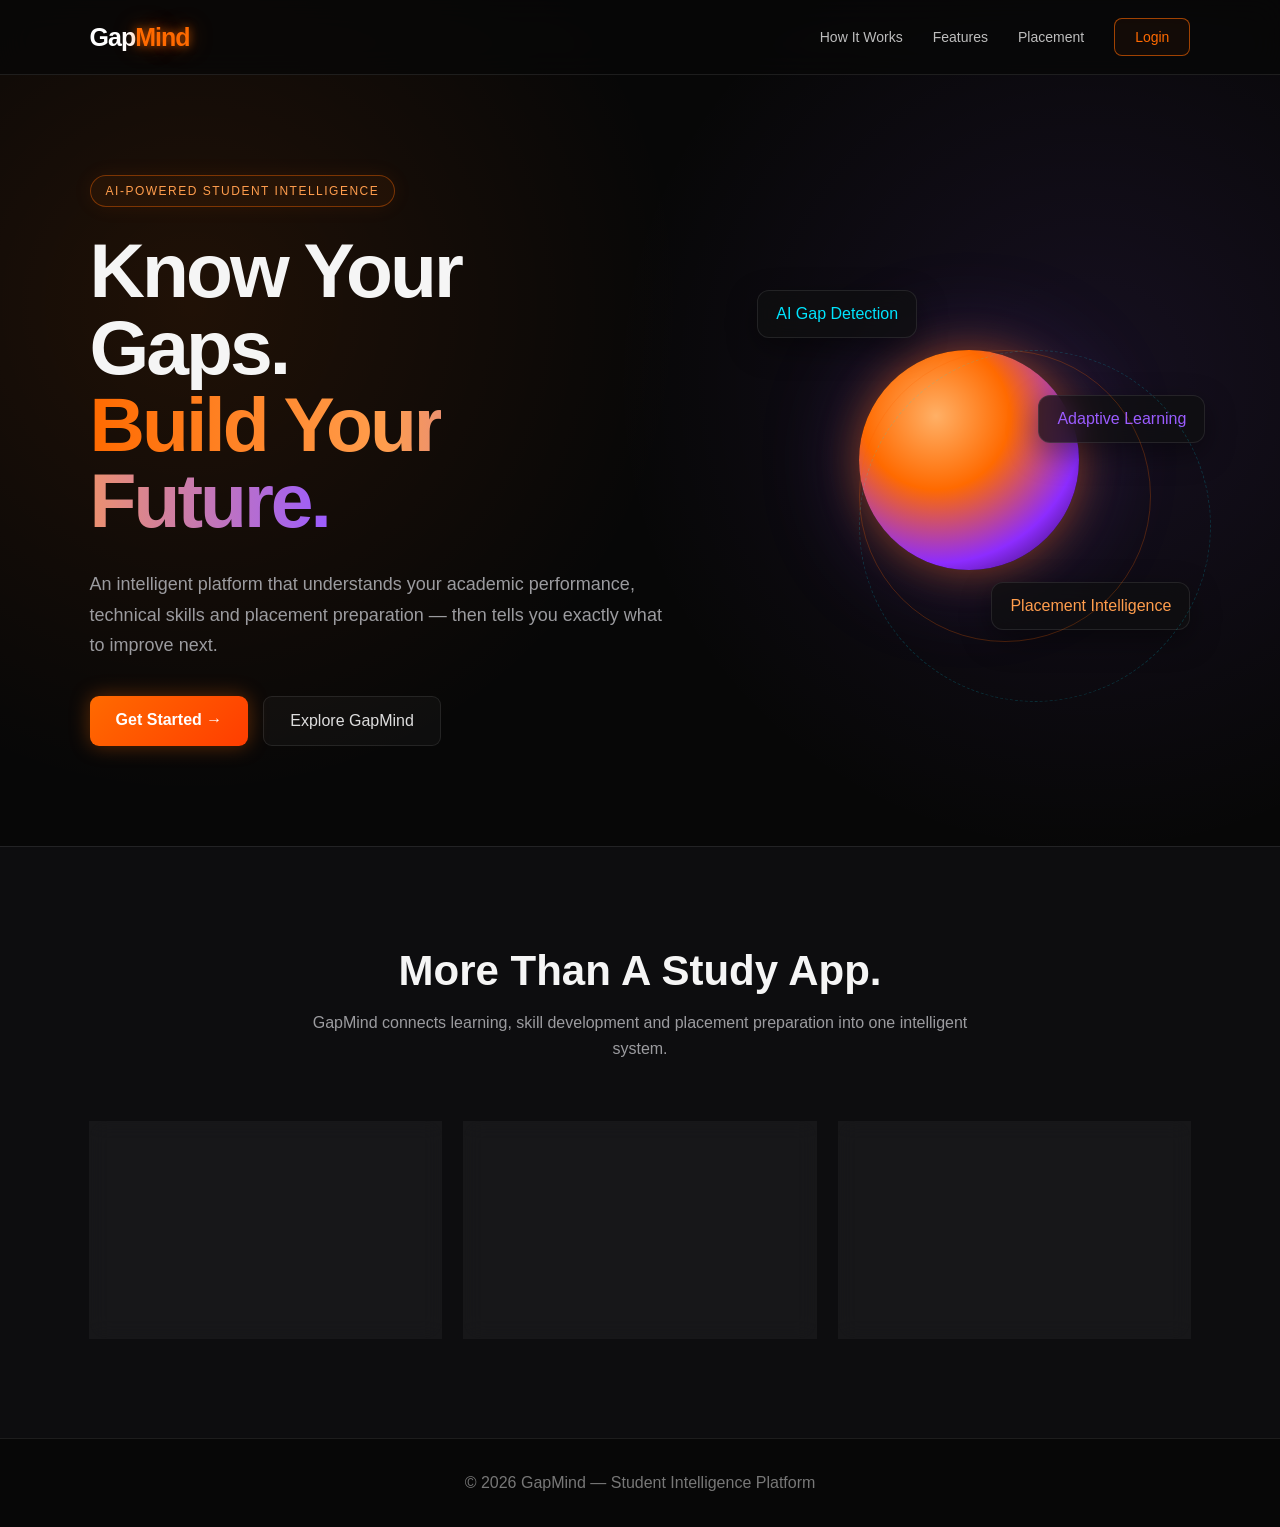
<file: frontend/index.html>
<!DOCTYPE html>
<html lang="en">

<head>

    <meta charset="UTF-8">

    <meta name="viewport"
          content="width=device-width, initial-scale=1.0">

    <title>GapMind | AI Student Intelligence</title>

    <link rel="stylesheet" href="style.css">

</head>


<body>


    <!-- Navigation -->

    <nav>

        <div class="logo">
            Gap<span>Mind</span>
        </div>


        <div class="nav-links">

            <a href="#">
                How It Works
            </a>

            <a href="#">
                Features
            </a>

            <a href="#">
                Placement
            </a>

            <a href="#"
               class="login"
               onclick="openLogin(event)">
                Login
            </a>

        </div>

    </nav>



    <!-- Hero Section -->

    <section class="hero">

        <div class="hero-content">

            <div class="badge">
                AI-POWERED STUDENT INTELLIGENCE
            </div>


            <h1>

                Know Your Gaps.<br>

                <span class="gradient-text">
                    Build Your Future.
                </span>

            </h1>


            <p>

                An intelligent platform that understands
                your academic performance, technical skills
                and placement preparation — then tells you
                exactly what to improve next.

            </p>


            <div class="buttons">

                <a href="onboarding.html"
                   class="primary-btn">

                    Get Started →

                </a>


                <a href="#"
                   class="secondary-btn">

                    Explore GapMind

                </a>

            </div>

        </div>



        <!-- AI Visual -->

        <div class="ai-visual">

            <div class="floating-card card-one">
                AI Gap Detection
            </div>


            <div class="floating-card card-two">
                Placement Intelligence
            </div>


            <div class="floating-card card-three">
                Adaptive Learning
            </div>


            <div class="orb"></div>

        </div>

    </section>



    <!-- Features -->

    <section class="features">

        <div class="section-title">

            <h2>
                More Than A Study App.
            </h2>


            <p>

                GapMind connects learning,
                skill development and placement
                preparation into one intelligent system.

            </p>

        </div>



        <div class="feature-grid">


            <div class="feature-card">

                <div class="feature-icon">
                    🧠
                </div>


                <h3>
                    AI Gap Detection
                </h3>


                <p>

                    Identify the concepts behind
                    your mistakes instead of simply
                    labeling a subject as weak.

                </p>

            </div>



            <div class="feature-card">

                <div class="feature-icon">
                    🎯
                </div>


                <h3>
                    Placement Intelligence
                </h3>


                <p>

                    Understand your readiness for
                    technical roles and discover
                    the skills you need to improve.

                </p>

            </div>



            <div class="feature-card">

                <div class="feature-icon">
                    🎤
                </div>


                <h3>
                    AI Interview Simulator
                </h3>


                <p>

                    Practice technical and HR
                    interviews with adaptive
                    feedback based on your performance.

                </p>

            </div>


        </div>

    </section>



    <!-- ==========================================
         LOGIN MODAL
    =========================================== -->

    <div class="login-overlay"
         id="loginOverlay"
         onclick="closeLoginOutside(event)">


        <div class="login-modal">


            <button
                class="login-close"
                onclick="closeLogin()">

                ×

            </button>


            <div class="badge">
                GAPMIND LOGIN
            </div>


            <h2>
                Welcome Back.
            </h2>


            <p class="login-subtitle">

                Continue your journey with GapMind.

            </p>



            <form
                id="loginForm"
                onsubmit="loginStudent(event)"
            >


                <div class="login-input-group">

                    <label for="loginEmail">
                        Email Address
                    </label>


                    <input
                        type="email"
                        id="loginEmail"
                        placeholder="Enter your registered email"
                        required
                    >

                </div>



                <p
                    id="loginMessage"
                    class="login-message"
                ></p>



                <button
                    type="submit"
                    class="primary-btn login-submit"
                >

                    Login →

                </button>


            </form>



            <div class="login-register">

                <span>
                    Don't have an account?
                </span>


                <a href="onboarding.html">
                    Create one
                </a>

            </div>


        </div>

    </div>



    <!-- Footer -->

    <footer>

        © 2026 GapMind — Student Intelligence Platform

    </footer>



    <!-- ==========================================
         LOGIN JAVASCRIPT
    =========================================== -->

    <script>


        /* ==========================================
           OPEN LOGIN
        ========================================== */

        function openLogin(event) {

            event.preventDefault();


            document
                .getElementById("loginOverlay")
                .classList.add("show");


            document
                .getElementById("loginEmail")
                .focus();

        }



        /* ==========================================
           CLOSE LOGIN
        ========================================== */

        function closeLogin() {

            document
                .getElementById("loginOverlay")
                .classList.remove("show");


            document
                .getElementById("loginMessage")
                .textContent = "";

        }



        /* ==========================================
           CLOSE WHEN CLICKING OUTSIDE
        ========================================== */

        function closeLoginOutside(event) {

            if (
                event.target ===
                document.getElementById("loginOverlay")
            ) {

                closeLogin();

            }

        }



        /* ==========================================
           LOGIN STUDENT
        ========================================== */

        async function loginStudent(event) {

            event.preventDefault();


            const email =
                document
                    .getElementById("loginEmail")
                    .value
                    .trim();


            const message =
                document.getElementById(
                    "loginMessage"
                );


            message.textContent =
                "Checking your account...";


            message.className =
                "login-message";



            try {


                const response =
                    await fetch(
                        "http://127.0.0.1:5000/api/login",
                        {

                            method: "POST",

                            headers: {

                                "Content-Type":
                                    "application/json"

                            },

                            body:
                                JSON.stringify({

                                    email: email

                                })

                        }
                    );


                const data =
                    await response.json();



                /* ----------------------------------
                   ACCOUNT NOT FOUND
                ---------------------------------- */

                if (!response.ok) {

                    message.textContent =
                        data.error ||
                        "Account not found.";

                    message.classList.add(
                        "error"
                    );

                    return;

                }



                /* ----------------------------------
                   SAVE STUDENT ID
                ---------------------------------- */

                localStorage.setItem(
                    "student_id",
                    data.student_id
                );



                /* ----------------------------------
                   SUCCESS
                ---------------------------------- */

                message.textContent =
                    "Login successful! Redirecting...";


                message.classList.add(
                    "success"
                );



                setTimeout(
                    () => {

                        window.location.href =
                            "dashboard.html";

                    },
                    700
                );


            } catch (error) {


                console.error(
                    "LOGIN ERROR:",
                    error
                );


                message.textContent =
                    "Unable to connect to GapMind server.";

                message.classList.add(
                    "error"
                );

            }

        }


    </script>


</body>

</html>
</file>
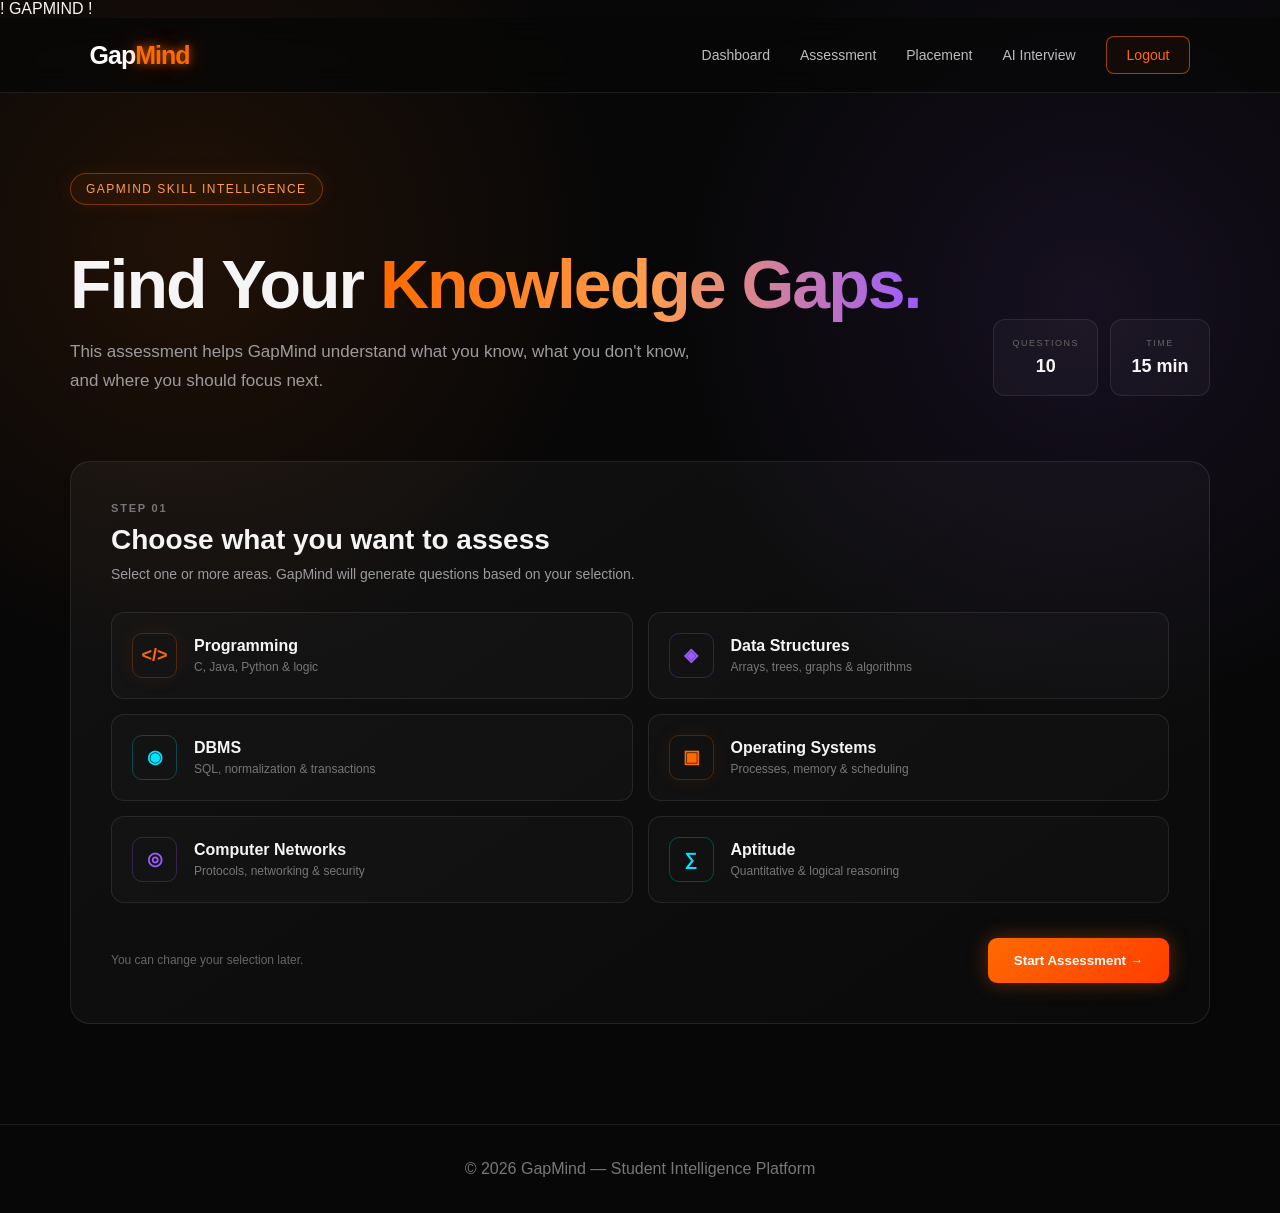
<file: frontend/assessment.html>
! GAPMIND !
<!DOCTYPE html>
<html lang="en">

<head>

    <meta charset="UTF-8">

    <meta name="viewport"
          content="width=device-width, initial-scale=1.0">

    <title>GapMind | Skill Assessment</title>

    <link rel="stylesheet" href="style.css">

</head>


<body>


    <!-- ==========================================
         NAVIGATION
    =========================================== -->

    <nav>

        <div class="logo">
            Gap<span>Mind</span>
        </div>


        <div class="nav-links">

            <a href="dashboard.html">
                Dashboard
            </a>

            <a href="assessment.html"
               class="active">
                Assessment
            </a>

            <a href="placement.html">
                Placement
            </a>

            <a href="interview.html">
                AI Interview
            </a>

            <a href="index.html"
               class="login">
                Logout
            </a>

        </div>

    </nav>



    <!-- ==========================================
         MAIN
    =========================================== -->

    <main class="assessment-page">


        <!-- ==========================================
             INTRO
        =========================================== -->

        <section
            class="assessment-header"
            id="assessmentIntro"
        >

            <div>

                <div class="badge">
                    GAPMIND SKILL INTELLIGENCE
                </div>


                <h1>

                    Find Your

                    <span class="gradient-text">
                        Knowledge Gaps.
                    </span>

                </h1>


                <p>

                    This assessment helps GapMind understand
                    what you know, what you don't know, and
                    where you should focus next.

                </p>

            </div>


            <div class="assessment-info">

                <div>

                    <span>
                        QUESTIONS
                    </span>

                    <strong id="questionCount">
                        10
                    </strong>

                </div>


                <div>

                    <span>
                        TIME
                    </span>

                    <strong>
                        15 min
                    </strong>

                </div>

            </div>

        </section>



        <!-- ==========================================
             SKILL SELECTION
        =========================================== -->

        <section
            class="assessment-selection"
            id="skillSelection"
        >


            <div class="assessment-section-title">

                <span class="card-label">
                    STEP 01
                </span>


                <h2>
                    Choose what you want to assess
                </h2>


                <p>

                    Select one or more areas.
                    GapMind will generate questions
                    based on your selection.

                </p>

            </div>



            <div class="assessment-skills">


                <!-- PROGRAMMING -->

                <label class="assessment-skill">

                    <input
                        type="checkbox"
                        name="assessment-skill"
                        value="programming"
                    >

                    <div class="assessment-skill-content">

                        <div class="assessment-skill-icon orange">
                            &lt;/&gt;
                        </div>

                        <div>

                            <h3>
                                Programming
                            </h3>

                            <p>
                                C, Java, Python & logic
                            </p>

                        </div>

                    </div>

                </label>



                <!-- DSA -->

                <label class="assessment-skill">

                    <input
                        type="checkbox"
                        name="assessment-skill"
                        value="dsa"
                    >

                    <div class="assessment-skill-content">

                        <div class="assessment-skill-icon purple">
                            ◈
                        </div>

                        <div>

                            <h3>
                                Data Structures
                            </h3>

                            <p>
                                Arrays, trees, graphs & algorithms
                            </p>

                        </div>

                    </div>

                </label>



                <!-- DBMS -->

                <label class="assessment-skill">

                    <input
                        type="checkbox"
                        name="assessment-skill"
                        value="dbms"
                    >

                    <div class="assessment-skill-content">

                        <div class="assessment-skill-icon cyan">
                            ◉
                        </div>

                        <div>

                            <h3>
                                DBMS
                            </h3>

                            <p>
                                SQL, normalization & transactions
                            </p>

                        </div>

                    </div>

                </label>



                <!-- OS -->

                <label class="assessment-skill">

                    <input
                        type="checkbox"
                        name="assessment-skill"
                        value="os"
                    >

                    <div class="assessment-skill-content">

                        <div class="assessment-skill-icon orange">
                            ▣
                        </div>

                        <div>

                            <h3>
                                Operating Systems
                            </h3>

                            <p>
                                Processes, memory & scheduling
                            </p>

                        </div>

                    </div>

                </label>



                <!-- NETWORKS -->

                <label class="assessment-skill">

                    <input
                        type="checkbox"
                        name="assessment-skill"
                        value="networks"
                    >

                    <div class="assessment-skill-content">

                        <div class="assessment-skill-icon purple">
                            ◎
                        </div>

                        <div>

                            <h3>
                                Computer Networks
                            </h3>

                            <p>
                                Protocols, networking & security
                            </p>

                        </div>

                    </div>

                </label>



                <!-- APTITUDE -->

                <label class="assessment-skill">

                    <input
                        type="checkbox"
                        name="assessment-skill"
                        value="aptitude"
                    >

                    <div class="assessment-skill-content">

                        <div class="assessment-skill-icon cyan">
                            ∑
                        </div>

                        <div>

                            <h3>
                                Aptitude
                            </h3>

                            <p>
                                Quantitative & logical reasoning
                            </p>

                        </div>

                    </div>

                </label>


            </div>



            <div class="assessment-start">

                <p id="selectionMessage">

                    You can change your selection later.

                </p>


                <button
                    type="button"
                    class="primary-btn"
                    onclick="startAssessment()"
                >

                    Start Assessment →

                </button>

            </div>

        </section>



        <!-- ==========================================
             QUESTION AREA
        =========================================== -->

        <section
            class="question-area"
            id="questionArea"
        >


            <div class="question-top">

                <div>

                    <span
                        class="card-label"
                        id="questionNumber"
                    >
                        QUESTION 01 / 10
                    </span>


                    <h2 id="questionText">
                        Question
                    </h2>

                </div>


                <div
                    class="question-timer"
                    id="timer"
                >
                    15:00
                </div>

            </div>



            <!-- PROGRESS -->

            <div class="progress-line">

                <div
                    class="progress-fill"
                    id="progressFill"
                ></div>

            </div>



            <!-- OPTIONS -->

            <div
                class="question-options"
                id="questionOptions"
            ></div>



            <!-- ACTIONS -->

            <div class="question-actions">

                <button
                    class="secondary-btn"
                    type="button"
                    id="previousButton"
                    onclick="previousQuestion()"
                >

                    ← Previous

                </button>


                <button
                    class="primary-btn"
                    type="button"
                    id="nextButton"
                    onclick="nextQuestion()"
                >

                    Next Question →

                </button>

            </div>

        </section>



        <!-- ==========================================
             RESULT
        =========================================== -->

        <section
            class="assessment-result"
            id="assessmentResult"
        >


            <div class="badge">
                ASSESSMENT COMPLETE
            </div>


            <h1>

                Your Skill

                <span class="gradient-text">
                    Snapshot.
                </span>

            </h1>


            <p id="resultMessage">

                Your assessment has been completed.

            </p>



            <div class="result-score">

                <span>
                    YOUR SCORE
                </span>


                <strong id="finalScore">
                    0%
                </strong>

            </div>



            <div
                class="result-stats"
                id="resultStats"
            ></div>



            <div class="result-actions">

                <a
                    href="dashboard.html"
                    class="secondary-btn"
                >

                    ← Dashboard

                </a>


                <button
                    class="primary-btn"
                    onclick="restartAssessment()"
                >

                    Retake Assessment →

                </button>

            </div>


        </section>


    </main>



    <!-- ==========================================
         FOOTER
    =========================================== -->

    <footer>

        © 2026 GapMind — Student Intelligence Platform

    </footer>



    <!-- ==========================================
         JAVASCRIPT
    =========================================== -->

    <script>


        /* ==========================================
           QUESTION BANK
        ========================================== */

        const questionBank = {


            programming: [

                {
                    question:
                        "Which keyword is used to create an object in Java?",

                    options: [
                        "class",
                        "new",
                        "this",
                        "object"
                    ],

                    answer: 1
                },


                {
                    question:
                        "Which data type is used to store true or false?",

                    options: [
                        "int",
                        "String",
                        "boolean",
                        "char"
                    ],

                    answer: 2
                },


                {
                    question:
                        "Which loop is guaranteed to execute at least once?",

                    options: [
                        "for",
                        "while",
                        "do-while",
                        "foreach"
                    ],

                    answer: 2
                },


                {
                    question:
                        "Which symbol is used for equality comparison in Java?",

                    options: [
                        "=",
                        "==",
                        "!=",
                        "=>"
                    ],

                    answer: 1
                }

            ],



            dsa: [

                {
                    question:
                        "What is the time complexity of binary search?",

                    options: [
                        "O(n)",
                        "O(log n)",
                        "O(n²)",
                        "O(1)"
                    ],

                    answer: 1
                },


                {
                    question:
                        "Which data structure follows FIFO?",

                    options: [
                        "Stack",
                        "Queue",
                        "Tree",
                        "Graph"
                    ],

                    answer: 1
                },


                {
                    question:
                        "Which data structure follows LIFO?",

                    options: [
                        "Queue",
                        "Array",
                        "Stack",
                        "Graph"
                    ],

                    answer: 2
                },


                {
                    question:
                        "Which traversal visits the root between left and right subtrees?",

                    options: [
                        "Preorder",
                        "Postorder",
                        "Inorder",
                        "Level order"
                    ],

                    answer: 2
                }

            ],



            dbms: [

                {
                    question:
                        "Which SQL command is used to retrieve data?",

                    options: [
                        "INSERT",
                        "UPDATE",
                        "SELECT",
                        "DELETE"
                    ],

                    answer: 2
                },


                {
                    question:
                        "Which normal form removes partial dependency?",

                    options: [
                        "1NF",
                        "2NF",
                        "3NF",
                        "BCNF"
                    ],

                    answer: 1
                },


                {
                    question:
                        "Which property of transactions means all-or-nothing?",

                    options: [
                        "Consistency",
                        "Isolation",
                        "Durability",
                        "Atomicity"
                    ],

                    answer: 3
                },


                {
                    question:
                        "Which key uniquely identifies a row?",

                    options: [
                        "Foreign key",
                        "Primary key",
                        "Candidate value",
                        "Reference key"
                    ],

                    answer: 1
                }

            ],



            os: [

                {
                    question:
                        "Which component manages processes and hardware resources?",

                    options: [
                        "Compiler",
                        "Operating System",
                        "Database",
                        "Browser"
                    ],

                    answer: 1
                },


                {
                    question:
                        "Which scheduling algorithm uses a time quantum?",

                    options: [
                        "FCFS",
                        "SJF",
                        "Round Robin",
                        "Priority"
                    ],

                    answer: 2
                },


                {
                    question:
                        "Which memory management technique uses fixed-size pages?",

                    options: [
                        "Paging",
                        "Segmentation",
                        "Compaction",
                        "Spooling"
                    ],

                    answer: 0
                },


                {
                    question:
                        "A process waiting for CPU execution is in which state?",

                    options: [
                        "Running",
                        "Ready",
                        "Terminated",
                        "Blocked"
                    ],

                    answer: 1
                }

            ],



            networks: [

                {
                    question:
                        "Which protocol is used to transfer web pages securely?",

                    options: [
                        "HTTP",
                        "FTP",
                        "HTTPS",
                        "SMTP"
                    ],

                    answer: 2
                },


                {
                    question:
                        "Which device connects different networks?",

                    options: [
                        "Switch",
                        "Router",
                        "Hub",
                        "Repeater"
                    ],

                    answer: 1
                },


                {
                    question:
                        "How many layers are present in the OSI model?",

                    options: [
                        "5",
                        "6",
                        "7",
                        "8"
                    ],

                    answer: 2
                },


                {
                    question:
                        "Which protocol translates domain names to IP addresses?",

                    options: [
                        "DNS",
                        "DHCP",
                        "FTP",
                        "ARP"
                    ],

                    answer: 0
                }

            ],



            aptitude: [

                {
                    question:
                        "If 5x = 25, what is x?",

                    options: [
                        "3",
                        "4",
                        "5",
                        "6"
                    ],

                    answer: 2
                },


                {
                    question:
                        "What is 20% of 200?",

                    options: [
                        "20",
                        "30",
                        "40",
                        "50"
                    ],

                    answer: 2
                },


                {
                    question:
                        "What comes next: 2, 4, 8, 16, ?",

                    options: [
                        "20",
                        "24",
                        "30",
                        "32"
                    ],

                    answer: 3
                },


                {
                    question:
                        "If a train travels 60 km in 1 hour, how far does it travel in 3 hours?",

                    options: [
                        "120 km",
                        "150 km",
                        "180 km",
                        "200 km"
                    ],

                    answer: 2
                }

            ]

        };



        /* ==========================================
           VARIABLES
        ========================================== */

        let questions = [];

        let currentQuestion = 0;

        let answers = [];

        let timerSeconds = 15 * 60;

        let timerInterval = null;



        /* ==========================================
           START ASSESSMENT
        ========================================== */

        function startAssessment() {


            const selected =
                document.querySelectorAll(
                    'input[name="assessment-skill"]:checked'
                );


            if (selected.length === 0) {

                document.getElementById(
                    "selectionMessage"
                ).textContent =
                    "Please select at least one skill to continue.";


                document.getElementById(
                    "selectionMessage"
                ).style.color =
                    "#ff7070";


                return;

            }



            /* --------------------------------------
               COLLECT QUESTIONS
            -------------------------------------- */

            questions = [];


            selected.forEach(skill => {

                const skillQuestions =
                    questionBank[skill.value] || [];


                skillQuestions.forEach(question => {

                    questions.push({

                        ...question,

                        skill: skill.value

                    });

                });

            });



            /*
             * Keep maximum 10 questions.
             */

            questions =
                questions.slice(0, 10);


            answers =
                new Array(
                    questions.length
                ).fill(null);


            currentQuestion = 0;



            /* --------------------------------------
               QUESTION COUNT
            -------------------------------------- */

            document.getElementById(
                "questionCount"
            ).textContent =
                questions.length;



            /* --------------------------------------
               SHOW QUESTION AREA
            -------------------------------------- */

            document.getElementById(
                "assessmentIntro"
            ).style.display =
                "none";


            document.getElementById(
                "skillSelection"
            ).style.display =
                "none";


            document.getElementById(
                "questionArea"
            ).classList.add("show");


            document.getElementById(
                "questionArea"
            ).scrollIntoView({

                behavior:
                    "smooth"

            });



            /* --------------------------------------
               START TIMER
            -------------------------------------- */

            timerSeconds =
                15 * 60;


            startTimer();


            renderQuestion();

        }



        /* ==========================================
           RENDER QUESTION
        ========================================== */

        function renderQuestion() {


            if (!questions.length) {

                return;

            }


            const question =
                questions[currentQuestion];



            /* QUESTION NUMBER */

            document.getElementById(
                "questionNumber"
            ).textContent =

                `QUESTION ${String(
                    currentQuestion + 1
                ).padStart(2, "0")} / ${questions.length}`;



            /* QUESTION TEXT */

            document.getElementById(
                "questionText"
            ).textContent =
                question.question;



            /* PROGRESS */

            const progress =
                ((currentQuestion + 1) /
                    questions.length) * 100;


            document.getElementById(
                "progressFill"
            ).style.width =
                `${progress}%`;



            /* OPTIONS */

            const container =
                document.getElementById(
                    "questionOptions"
                );


            container.innerHTML =
                "";



            question.options.forEach(
                (option, index) => {


                    const label =
                        document.createElement(
                            "label"
                        );


                    label.className =
                        "question-option";


                    if (
                        answers[currentQuestion] ===
                        index
                    ) {

                        label.classList.add(
                            "selected"
                        );

                    }



                    label.innerHTML = `

                        <input
                            type="radio"
                            name="answer"
                            value="${index}"
                            ${
                                answers[currentQuestion] === index
                                    ? "checked"
                                    : ""
                            }
                        >

                        <span class="option-letter">

                            ${String.fromCharCode(
                                65 + index
                            )}

                        </span>

                        <span>

                            ${escapeHTML(option)}

                        </span>

                    `;



                    label
                        .querySelector("input")
                        .addEventListener(
                            "change",
                            function () {


                                answers[
                                    currentQuestion
                                ] =
                                    index;


                                document
                                    .querySelectorAll(
                                        ".question-option"
                                    )
                                    .forEach(
                                        item =>
                                            item.classList
                                                .remove(
                                                    "selected"
                                                )
                                    );


                                label.classList.add(
                                    "selected"
                                );

                            }
                        );


                    container.appendChild(
                        label
                    );

                }
            );



            /* BUTTON STATE */

            document.getElementById(
                "previousButton"
            ).disabled =
                currentQuestion === 0;



            const nextButton =
                document.getElementById(
                    "nextButton"
                );


            if (
                currentQuestion ===
                questions.length - 1
            ) {

                nextButton.textContent =
                    "Submit Assessment →";

            } else {

                nextButton.textContent =
                    "Next Question →";

            }

        }



        /* ==========================================
           NEXT QUESTION
        ========================================== */

        function nextQuestion() {


            if (
                answers[currentQuestion] ===
                null
            ) {

                alert(
                    "Please select an answer before continuing."
                );

                return;

            }



            if (
                currentQuestion <
                questions.length - 1
            ) {

                currentQuestion++;

                renderQuestion();

            } else {

                finishAssessment();

            }

        }



        /* ==========================================
           PREVIOUS QUESTION
        ========================================== */

        function previousQuestion() {


            if (
                currentQuestion > 0
            ) {

                currentQuestion--;

                renderQuestion();

            }

        }



        /* ==========================================
           TIMER
        ========================================== */

        function startTimer() {


            clearInterval(
                timerInterval
            );


            updateTimer();


            timerInterval =
                setInterval(
                    () => {


                        timerSeconds--;


                        updateTimer();


                        if (
                            timerSeconds <= 0
                        ) {


                            clearInterval(
                                timerInterval
                            );


                            finishAssessment(
                                true
                            );

                        }

                    },
                    1000
                );

        }



        function updateTimer() {


            const minutes =
                Math.floor(
                    timerSeconds / 60
                );


            const seconds =
                timerSeconds % 60;


            document.getElementById(
                "timer"
            ).textContent =

                `${String(minutes).padStart(
                    2,
                    "0"
                )}:${String(seconds).padStart(
                    2,
                    "0"
                )}`;


            if (
                timerSeconds <= 60
            ) {

                document.getElementById(
                    "timer"
                ).classList.add(
                    "timer-warning"
                );

            }

        }



        /* ==========================================
           FINISH ASSESSMENT
        ========================================== */

        async function finishAssessment(
            timeUp = false
        ) {


            clearInterval(
                timerInterval
            );



            let correct = 0;


            questions.forEach(
                (question, index) => {

                    if (
                        answers[index] ===
                        question.answer
                    ) {

                        correct++;

                    }

                }
            );



            const total =
                questions.length;


            const score =
                total > 0

                    ? Math.round(
                        (correct / total) * 100
                    )

                    : 0;



            /* --------------------------------------
               SKILLS
            -------------------------------------- */

            const assessedSkills =
                [
                    ...new Set(
                        questions.map(
                            question =>
                                question.skill
                        )
                    )
                ];

            /* --------------------------------------
               SKILL-WISE PERFORMANCE
            -------------------------------------- */

            const skillPerformance = {};

            questions.forEach(
                (question, index) => {

                    const skill =
                        question.skill;

                    if (!skill) {
                        return;
                    }

                    if (!skillPerformance[skill]) {
                        skillPerformance[skill] = {
                            questions_attempted: 0,
                            correct_answers: 0
                        };
                    }

                    skillPerformance[skill].questions_attempted++;

                    if (
                        answers[index] ===
                        question.answer
                    ) {
                        skillPerformance[skill].correct_answers++;
                    }
                }
            );

            Object.keys(
                skillPerformance
            ).forEach(skill => {

                const performance =
                    skillPerformance[skill];

                performance.accuracy =
                    performance.questions_attempted > 0
                        ? Math.round(
                            (
                                performance.correct_answers /
                                performance.questions_attempted
                            ) * 100
                        )
                        : 0;

                performance.gap_level =
                    performance.accuracy < 50
                        ? "High"
                        : performance.accuracy < 75
                            ? "Moderate"
                            : "Low";
            });

            /* --------------------------------------
               STUDENT ID
            -------------------------------------- */

            const studentId =
                localStorage.getItem(
                    "student_id"
                );



            /* --------------------------------------
               HIDE QUESTION
            -------------------------------------- */

            document.getElementById(
                "questionArea"
            ).classList.remove(
                "show"
            );



            /* --------------------------------------
               SHOW RESULT
            -------------------------------------- */

            document.getElementById(
                "assessmentResult"
            ).classList.add(
                "show"
            );


            document.getElementById(
                "finalScore"
            ).textContent =
                `${score}%`;


            document.getElementById(
                "resultMessage"
            ).textContent =
                timeUp

                    ? "Time is up. Here's your current skill snapshot."

                    : "Assessment complete. Here's your current skill snapshot.";



            /* --------------------------------------
               RESULT STATS
            -------------------------------------- */

            document.getElementById(
                "resultStats"
            ).innerHTML = `

                <div class="result-stat">

                    <span>
                        CORRECT
                    </span>

                    <strong>
                        ${correct}
                    </strong>

                </div>


                <div class="result-stat">

                    <span>
                        TOTAL
                    </span>

                    <strong>
                        ${total}
                    </strong>

                </div>


                <div class="result-stat">

                    <span>
                        SKILLS
                    </span>

                    <strong>
                        ${assessedSkills.length}
                    </strong>

                </div>

            `;



            /* --------------------------------------
               SAVE RESULT TO MYSQL
            -------------------------------------- */

            if (!studentId) {

                console.error(
                    "Student ID not found."
                );

                document.getElementById(
                    "resultMessage"
                ).textContent =
                    "Assessment complete, but your student ID could not be found.";

            } else {


                try {


                    const response =
                        await fetch(
                            "http://127.0.0.1:5000/api/assessment-results",
                            {

                                method:
                                    "POST",


                                headers: {

                                    "Content-Type":
                                        "application/json"

                                },


                                body:
                                    JSON.stringify({

                                        student_id:
                                            Number(
                                                studentId
                                            ),

                                        score:
                                            score,

                                        correct_answers:
                                            correct,

                                        total_questions:
                                            total,

                                        skills_assessed:
                                            assessedSkills.join(
                                                ", "
                                            ),

                                        skill_performance:
                                            skillPerformance,

                                        time_up:
                                            timeUp

                                    })

                            }
                        );



                    const result =
                        await response.json();



                    if (
                        !response.ok
                    ) {

                        throw new Error(
                            result.error ||
                            "Unable to save assessment result."
                        );

                    }



                    console.log(
                        "Assessment result saved:",
                        result
                    );


                    document.getElementById(
                        "resultMessage"
                    ).textContent =
                        "Assessment complete. Your result has been saved to your GapMind profile.";


                } catch (
                    error
                ) {


                    console.error(
                        "Assessment save error:",
                        error
                    );


                    document.getElementById(
                        "resultMessage"
                    ).textContent =
                        "Assessment complete. Your score is shown above.";

                }

            }



            /* --------------------------------------
               SCROLL TO RESULT
            -------------------------------------- */

            document.getElementById(
                "assessmentResult"
            ).scrollIntoView({

                behavior:
                    "smooth"

            });

        }



        /* ==========================================
           RESTART
        ========================================== */

        function restartAssessment() {


            clearInterval(
                timerInterval
            );


            document.getElementById(
                "assessmentResult"
            ).classList.remove(
                "show"
            );


            document.getElementById(
                "questionArea"
            ).classList.remove(
                "show"
            );


            document.getElementById(
                "assessmentIntro"
            ).style.display =
                "";


            document.getElementById(
                "skillSelection"
            ).style.display =
                "";


            document.querySelectorAll(
                'input[name="assessment-skill"]'
            ).forEach(
                checkbox =>
                    checkbox.checked =
                        false
            );


            document.getElementById(
                "selectionMessage"
            ).textContent =
                "You can change your selection later.";


            document.getElementById(
                "selectionMessage"
            ).style.color =
                "";


            questions = [];

            answers = [];

            currentQuestion = 0;


            window.scrollTo({

                top: 0,

                behavior:
                    "smooth"

            });

        }



        /* ==========================================
           HTML ESCAPING
        ========================================== */

        function escapeHTML(
            value
        ) {

            return String(
                value
            )

                .replace(
                    /&/g,
                    "&amp;"
                )

                .replace(
                    /</g,
                    "&lt;"
                )

                .replace(
                    />/g,
                    "&gt;"
                )

                .replace(
                    /"/g,
                    "&quot;"
                )

                .replace(
                    /'/g,
                    "&#039;"
                );

        }


    </script>



<script id="gapmind-random-assessment">
/*
 GAPMIND RANDOM ASSESSMENT
 - Large question bank grouped by topic and type
 - New mix on every attempt
 - Avoids the previous attempt where possible
 - Keeps the existing assessment UI/result system intact
*/
(function(){
  const BANK = {
    Programming: [
      {t:"concept",q:"Which approach finds a pair with a target sum in O(n) average time on an unsorted array?",o:["Hash map","Nested loops only","Bubble sort","DFS"],a:0},
      {t:"code",q:"What is printed? int x=5; cout << ++x;",o:["5","6","4","Compilation error"],a:1},
      {t:"complexity",q:"What is the time complexity of binary search on a sorted array?",o:["O(n)","O(log n)","O(n log n)","O(1)"],a:1},
      {t:"scenario",q:"A program repeatedly needs the smallest element from a changing set. Which structure is the best fit?",o:["Priority queue","Stack","Plain array only","String"],a:0},
      {t:"algorithm",q:"Which algorithm is commonly used to find a maximum contiguous subarray sum in O(n)?",o:["Kadane's algorithm","Dijkstra","Kruskal","Floyd-Warshall"],a:0},
      {t:"concept",q:"Which OOP feature allows one interface to represent different implementations?",o:["Polymorphism","Encapsulation","Compilation","Indexing"],a:0},
      {t:"code",q:"What is the value of sum after: int sum=0; for(int i=1;i<=3;i++) sum+=i;",o:["3","5","6","9"],a:2},
      {t:"scenario",q:"You need to prevent direct modification of an object's internal state. Which principle is most relevant?",o:["Encapsulation","Recursion","Hashing","Traversal"],a:0}
    ],
    DBMS: [
      {t:"concept",q:"Which normal form removes partial dependency on a composite key?",o:["1NF","2NF","3NF","BCNF"],a:1},
      {t:"concept",q:"Which SQL clause filters rows before grouping?",o:["WHERE","HAVING","ORDER BY","GROUP BY"],a:0},
      {t:"code",q:"SELECT COUNT(*) FROM Student WHERE marks >= 90; What does it return?",o:["Sum of marks","Number of matching rows","Highest mark","All student rows"],a:1},
      {t:"scenario",q:"Two transactions must not interfere while updating the same row. Which area handles this?",o:["Concurrency control","Normalization","DDL","Views"],a:0},
      {t:"concept",q:"Which ACID property means a transaction happens completely or not at all?",o:["Atomicity","Consistency","Isolation","Durability"],a:0},
      {t:"algorithm",q:"Which index structure is widely used for ordered database indexes and range queries?",o:["B+ tree","Stack","Queue","Linked list"],a:0},
      {t:"concept",q:"Which SQL command permanently removes a table definition?",o:["DELETE","DROP","UPDATE","SELECT"],a:1},
      {t:"scenario",q:"You need a reusable virtual table based on a query without storing a separate copy of its rows. What should you use?",o:["View","Trigger","Index","Bucket"],a:0}
    ],
    "Operating Systems": [
      {t:"concept",q:"Which scheduling algorithm can suffer from starvation if priorities are not adjusted?",o:["Priority scheduling","Round Robin","FCFS only","FIFO page replacement"],a:0},
      {t:"scenario",q:"A process is waiting forever because lower-priority processes keep getting CPU time. What is this called?",o:["Starvation","Thrashing","Deadlock","Paging"],a:0},
      {t:"concept",q:"Which page replacement algorithm removes the page that has not been used for the longest time?",o:["LRU","FIFO","FCFS","SJF"],a:0},
      {t:"code",q:"If a process has arrived but is waiting for CPU allocation, which state is it in?",o:["Ready","Running","Terminated","New only"],a:0},
      {t:"concept",q:"Which condition is necessary for deadlock?",o:["Circular wait","Compilation","Indexing","Sorting"],a:0},
      {t:"scenario",q:"A system spends most of its time swapping pages rather than executing useful work. This is:",o:["Thrashing","Spooling","Starvation","Fragmentation"],a:0},
      {t:"concept",q:"Round Robin scheduling is primarily designed for:",o:["Time-sharing systems","Database indexing","File compression","Deadlock prevention only"],a:0},
      {t:"complexity",q:"What does a context switch primarily do?",o:["Changes CPU from one process/thread to another","Deletes a process","Formats memory","Sorts the ready queue"],a:0}
    ],
    OOP: [
      {t:"concept",q:"Which concept hides internal implementation details and exposes a necessary interface?",o:["Abstraction","Inheritance","Overloading","Iteration"],a:0},
      {t:"concept",q:"Same method name with different parameter lists is:",o:["Method overloading","Method overriding","Encapsulation","Aggregation"],a:0},
      {t:"code",q:"If class B extends class A, B is the:",o:["Base class","Derived class","Compiler","Interface only"],a:1},
      {t:"scenario",q:"A subclass provides its own implementation of a parent method with the same signature. This is:",o:["Overriding","Overloading","Constructor chaining only","Indexing"],a:0},
      {t:"concept",q:"Which OOP principle bundles data and methods together?",o:["Encapsulation","Recursion","Searching","Normalization"],a:0},
      {t:"concept",q:"Which relationship represents an 'is-a' relationship?",o:["Inheritance","Composition only","Indexing","Aggregation only"],a:0},
      {t:"code",q:"A constructor is mainly called when:",o:["An object is created","A loop ends","A class is deleted from source","A method is overridden"],a:0},
      {t:"scenario",q:"You want multiple subclasses to respond differently to the same method call. Which feature helps?",o:["Polymorphism","Primary key","Paging","Hashing"],a:0}
    ],
    DSA: [
      {t:"concept",q:"Which data structure follows LIFO order?",o:["Stack","Queue","Heap","Graph"],a:0},
      {t:"concept",q:"Which data structure follows FIFO order?",o:["Queue","Stack","Tree","Hash map"],a:0},
      {t:"complexity",q:"What is the average lookup time for a hash table?",o:["O(1)","O(log n)","O(n log n)","O(n²)"],a:0},
      {t:"algorithm",q:"Which traversal is commonly used for shortest paths in an unweighted graph?",o:["BFS","DFS","Inorder","Postorder"],a:0},
      {t:"concept",q:"Which traversal of a standard BST gives values in sorted order?",o:["Inorder","Preorder","Postorder","Level order"],a:0},
      {t:"scenario",q:"You need to repeatedly get the highest-priority item from a dynamic set. Which structure is appropriate?",o:["Heap/Priority Queue","Stack only","Array index only","String"],a:0},
      {t:"algorithm",q:"Which technique solves many maximum-subarray problems in linear time?",o:["Kadane's algorithm","Binary tree rotation","Dijkstra","BFS"],a:0},
      {t:"concept",q:"Which technique uses a left and right boundary to process a contiguous range efficiently?",o:["Sliding window","Deadlock","Normalization","Inheritance"],a:0}
    ],
    Cloud: [
      {t:"concept",q:"Which cloud service model provides virtual machines, storage and networking?",o:["IaaS","PaaS","SaaS","DBMS"],a:0},
      {t:"concept",q:"Which cloud property automatically adds/removes resources based on demand?",o:["Elasticity","Normalization","Inheritance","Compilation"],a:0},
      {t:"scenario",q:"A developer wants to deploy an application without managing the underlying OS. Which model fits best?",o:["PaaS","IaaS","Bare metal only","Assembly"],a:0},
      {t:"concept",q:"Which technology packages an application and dependencies into an isolated unit?",o:["Containerization","Indexing","Deadlock","Normalization"],a:0},
      {t:"concept",q:"Which tool is commonly associated with container orchestration?",o:["Kubernetes","MySQL","JDBC","Git"],a:0},
      {t:"scenario",q:"A company wants to reduce cloud cost by choosing a smaller instance that still meets workload needs. This is:",o:["Rightsizing","Overprovisioning","Replication","Compilation"],a:0},
      {t:"concept",q:"TCO stands for:",o:["Total Cost of Ownership","Technical Cloud Operation","Transfer Cost Output","Total Compute Object"],a:0},
      {t:"concept",q:"Which deployment model is dedicated to a single organization?",o:["Private cloud","Public cloud","Community internet","Hybrid only"],a:0}
    ]
  };

  const topicAliases = {
    "Programming":"Programming","programming":"Programming",
    "DBMS":"DBMS","dbms":"DBMS",
    "Operating Systems":"Operating Systems","Operating System":"Operating Systems","OS":"Operating Systems","os":"Operating Systems",
    "OOP":"OOP","oop":"OOP",
    "DSA":"DSA","Data Structures":"DSA","data structures":"DSA",
    "Cloud":"Cloud","Cloud Computing":"Cloud","cloud computing":"Cloud"
  };

  const KEY = "gapmind_assessment_history_v2";

  function shuffle(arr){
    const x=arr.slice();
    for(let i=x.length-1;i>0;i--){
      const j=Math.floor(Math.random()*(i+1));
      [x[i],x[j]]=[x[j],x[i]];
    }
    return x;
  }

  function getHistory(){
    try{return JSON.parse(localStorage.getItem(KEY)||"[]")}catch(e){return []}
  }

  function chooseQuestions(){
    const history=getHistory();
    const previousIds = new Set((history[history.length-1]||[]).map(x=>x.id));
    let all=[];
    Object.keys(BANK).forEach(topic=>{
      BANK[topic].forEach((q,i)=>all.push({...q,topic,id:topic+"-"+i}));
    });

    // Prefer questions not seen in the immediately previous assessment.
    let fresh=all.filter(q=>!previousIds.has(q.id));
    if(fresh.length<10) fresh=all;

    // Balanced topic mix: one from each core topic, then fill randomly.
    let selected=[];
    Object.keys(BANK).forEach(topic=>{
      const pool=shuffle(fresh.filter(q=>q.topic===topic));
      if(pool[0]) selected.push(pool[0]);
    });
    selected=shuffle(selected);

    const used=new Set(selected.map(q=>q.id));
    const remaining=shuffle(fresh.filter(q=>!used.has(q.id)));
    while(selected.length<10 && remaining.length) selected.push(remaining.shift());

    selected=shuffle(selected).slice(0,10);
    return selected;
  }

  // Expose a clean API so the existing assessment page can use it.
  window.GapMindAssessment = {
    newAttempt: function(){
      const questions=chooseQuestions();
      const history=getHistory();
      history.push(questions.map(q=>({id:q.id,topic:q.topic,type:q.t})));
      // Keep recent attempts only; old attempts are not needed for rotation.
      localStorage.setItem(KEY,JSON.stringify(history.slice(-10)));
      return questions;
    },
    bank: BANK
  };

  // If the existing page has a globally accessible question array, replace it
  // on assessment start. This hook covers common function names without breaking
  // the rest of the application.
  function hook(){
    const names=["startAssessment","beginAssessment","loadAssessment","startTest","beginTest"];
    names.forEach(name=>{
      const fn=window[name];
      if(typeof fn==="function" && !fn.__gapmindWrapped){
        const wrapped=function(){
          const qs=GapMindAssessment.newAttempt();
          window.gapMindCurrentQuestions=qs;
          // Store a simple current set for any existing renderer to consume.
          window.currentAssessmentQuestions=qs;
          return fn.apply(this,arguments);
        };
        wrapped.__gapmindWrapped=true;
        window[name]=wrapped;
      }
    });
  }

  document.addEventListener("DOMContentLoaded",function(){
    hook();
    // Make the question generator available even if the existing UI
    // reads it later.
    setTimeout(hook,300);
    setTimeout(hook,1000);
  });
})();
</script>

</body>

</html>
</file>
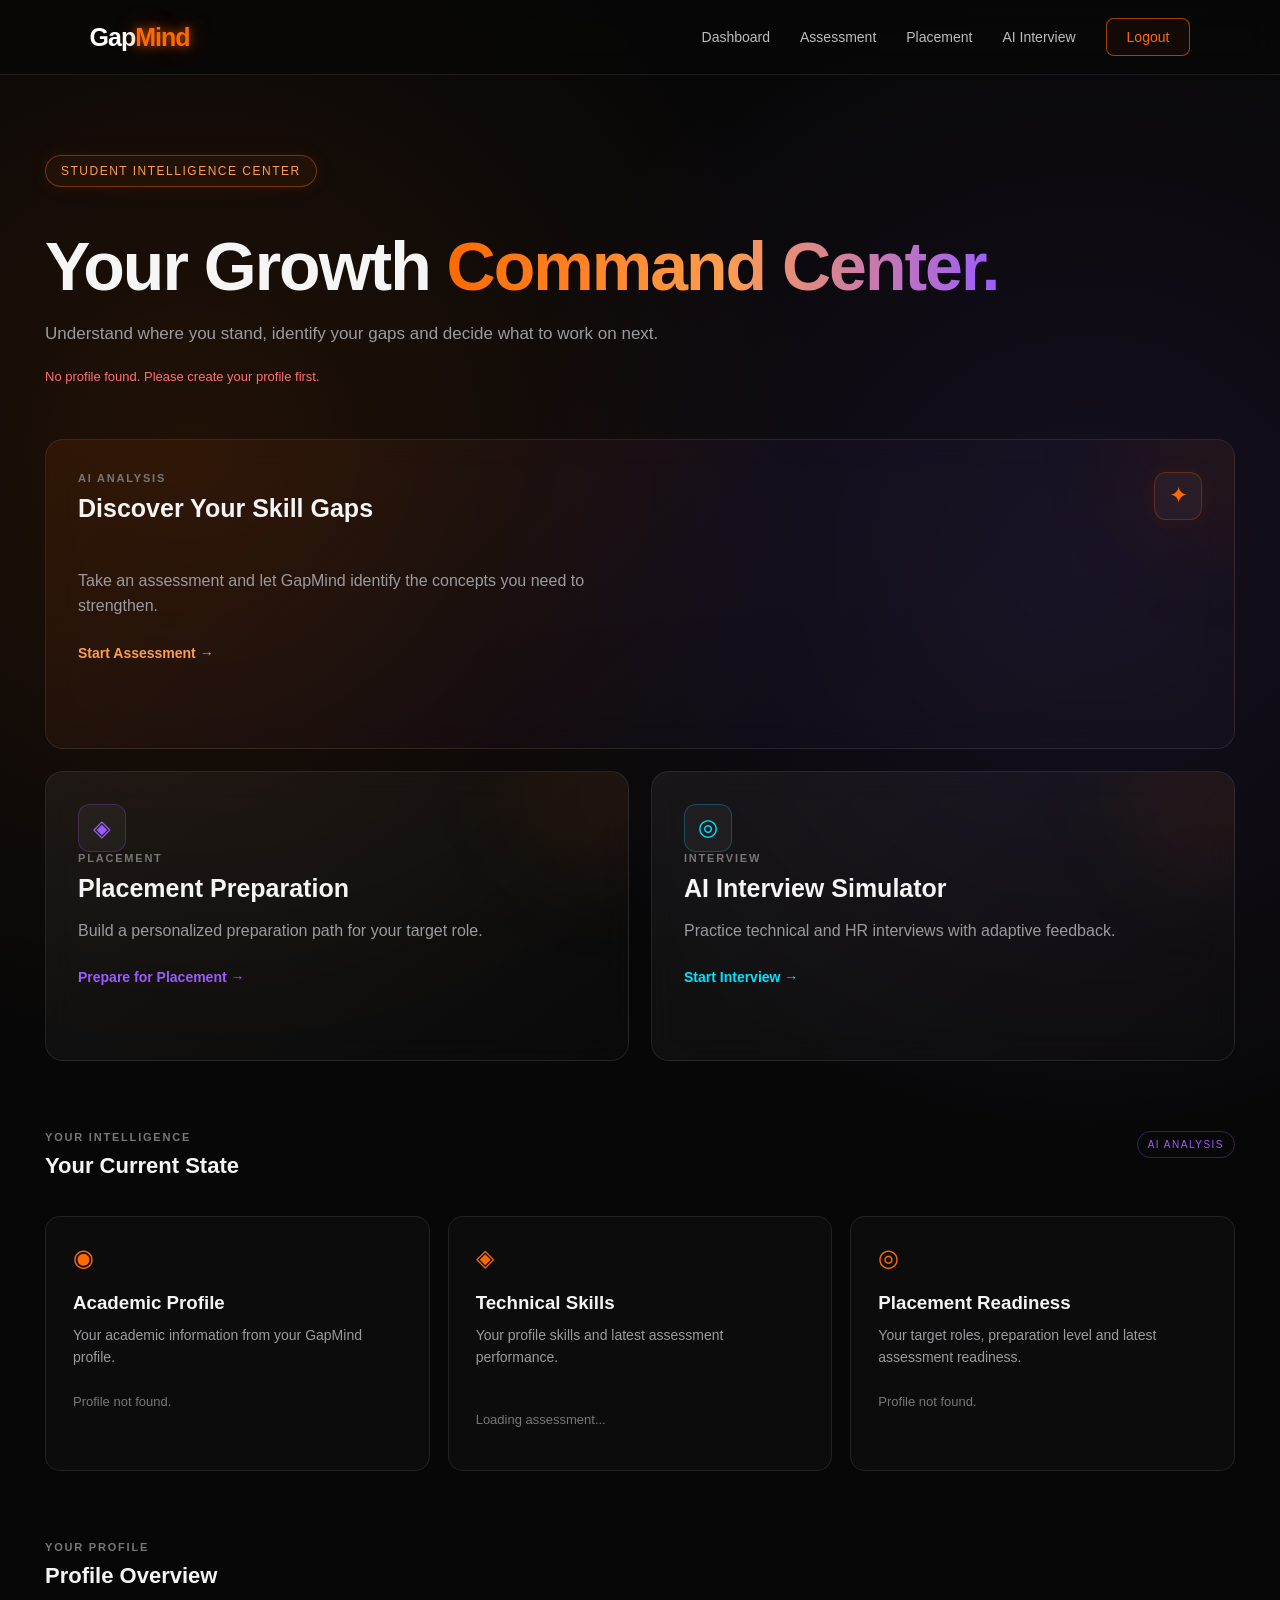
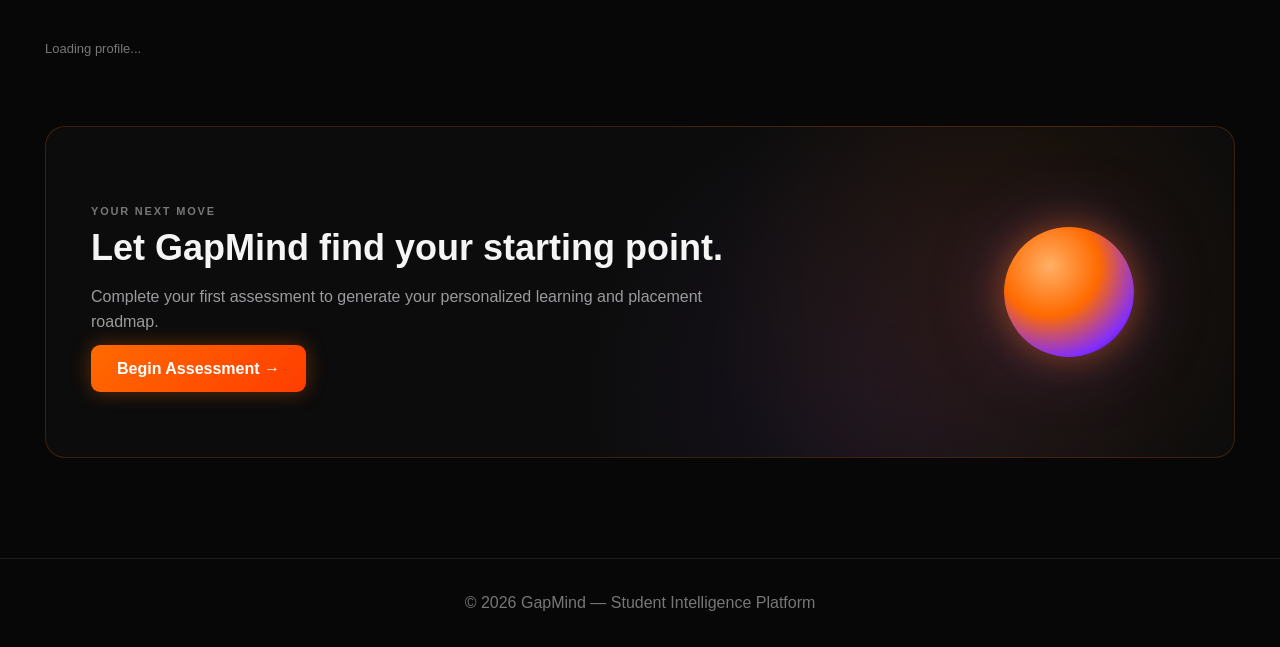
<file: frontend/dashboard.html>
<!DOCTYPE html>
<html lang="en">

<head>

    <meta charset="UTF-8">

    <meta name="viewport"
          content="width=device-width, initial-scale=1.0">

    <title>GapMind | Dashboard</title>

    <link rel="stylesheet" href="style.css">

    <style>

        /* ==========================================
           DYNAMIC PROFILE
        ========================================== */

        .student-welcome {
            margin-top: 18px;
            color: #aaa;
            font-size: 15px;
        }

        .student-welcome strong {
            color: white;
        }

        .profile-details {
            display: grid;
            grid-template-columns: repeat(2, 1fr);
            gap: 12px;
            margin-top: 22px;
        }

        .profile-detail {
            padding: 12px;
            border: 1px solid rgba(255,255,255,0.07);
            border-radius: 9px;
            background: rgba(255,255,255,0.025);
        }

        .profile-detail small {
            display: block;
            color: #666;
            font-size: 11px;
            margin-bottom: 5px;
        }

        .profile-detail strong {
            color: #ddd;
            font-size: 13px;
        }

        .skill-list,
        .role-list {
            display: flex;
            flex-wrap: wrap;
            gap: 8px;
            margin-top: 18px;
        }

        .data-pill {
            padding: 7px 11px;
            border-radius: 7px;
            border: 1px solid rgba(255,106,0,0.25);
            background: rgba(255,106,0,0.07);
            color: #ddd;
            font-size: 11px;
        }

        .role-pill {
            border-color: rgba(155,92,255,0.3);
            background: rgba(155,92,255,0.08);
        }

        .profile-loading {
            color: #777;
            font-size: 13px;
            margin-top: 15px;
        }

        .profile-error {
            color: #ff7070;
            font-size: 13px;
            margin-top: 15px;
        }

        .assessment-summary {
            margin-top: 18px;
        }

        .assessment-score {
            font-size: 32px;
            font-weight: 700;
            color: white;
            margin-bottom: 10px;
        }

        .assessment-meta {
            display: flex;
            flex-wrap: wrap;
            gap: 8px;
            margin-top: 12px;
        }

        .assessment-meta span {
            padding: 7px 10px;
            border-radius: 7px;
            border: 1px solid rgba(0, 220, 255, 0.22);
            background: rgba(0, 220, 255, 0.06);
            color: #ddd;
            font-size: 11px;
        }

        .assessment-date {
            color: #666;
            font-size: 11px;
            margin-top: 12px;
        }

        .gap-list {
            display: flex;
            flex-direction: column;
            gap: 10px;
            margin-top: 16px;
        }

        .gap-card {
            padding: 12px;
            border: 1px solid rgba(255,255,255,0.07);
            border-radius: 9px;
            background: rgba(255,255,255,0.025);
        }

        .gap-card-top {
            display: flex;
            justify-content: space-between;
            align-items: center;
            gap: 10px;
        }

        .gap-skill {
            color: #ddd;
            font-size: 13px;
            font-weight: 600;
        }

        .gap-level {
            font-size: 10px;
            padding: 5px 8px;
            border-radius: 6px;
            background: rgba(255,255,255,0.06);
            color: #bbb;
        }

        .gap-stats {
            display: flex;
            flex-wrap: wrap;
            gap: 8px;
            margin-top: 9px;
            color: #999;
            font-size: 11px;
        }

        .gap-accuracy {
            margin-top: 8px;
            height: 5px;
            border-radius: 99px;
            background: rgba(255,255,255,0.07);
            overflow: hidden;
        }

        .gap-accuracy-fill {
            height: 100%;
            border-radius: 99px;
            background: #00d4ff;
        }

        .recommendation-box {
            margin-top: 14px;
            padding: 13px;
            border: 1px solid rgba(155,92,255,0.22);
            border-radius: 9px;
            background: rgba(155,92,255,0.06);
        }

        .recommendation-title {
            color: #bbb;
            font-size: 10px;
            letter-spacing: 0.08em;
            text-transform: uppercase;
            margin-bottom: 6px;
        }

        .recommendation-text {
            color: #ddd;
            font-size: 12px;
            line-height: 1.5;
        }

        .roadmap-box {
            margin-top: 18px;
            padding: 14px;
            border: 1px solid rgba(0,220,255,0.18);
            border-radius: 10px;
            background: rgba(0,220,255,0.035);
        }

        .roadmap-title {
            color: #bbb;
            font-size: 10px;
            letter-spacing: 0.08em;
            text-transform: uppercase;
            margin-bottom: 10px;
        }

        .roadmap-item {
            display: grid;
            grid-template-columns: 48px 1fr;
            gap: 10px;
            align-items: center;
            padding: 9px 0;
            border-bottom: 1px solid rgba(255,255,255,0.05);
        }

        .roadmap-item:last-child {
            border-bottom: 0;
        }

        .roadmap-day {
            color: #888;
            font-size: 10px;
        }

        .roadmap-topic {
            color: #ddd;
            font-size: 12px;
        }

        .roadmap-subtitle {
            color: #777;
            font-size: 10px;
            margin-top: 3px;
        }

        .progress-box {
            margin-top: 18px;
            padding: 14px;
            border: 1px solid rgba(255,255,255,0.08);
            border-radius: 10px;
            background: rgba(255,255,255,0.025);
        }

        .progress-title {
            color: #bbb;
            font-size: 10px;
            letter-spacing: 0.08em;
            text-transform: uppercase;
            margin-bottom: 12px;
        }

        .progress-stats {
            display: grid;
            grid-template-columns: repeat(3, 1fr);
            gap: 8px;
        }

        .progress-stat {
            padding: 10px 8px;
            border-radius: 8px;
            background: rgba(255,255,255,0.035);
            text-align: center;
        }

        .progress-stat-value {
            color: #ddd;
            font-size: 18px;
            font-weight: 700;
        }

        .progress-stat-label {
            color: #777;
            font-size: 9px;
            margin-top: 3px;
        }

        .progress-history {
            margin-top: 12px;
            display: flex;
            flex-direction: column;
            gap: 7px;
        }

        .progress-row {
            display: grid;
            grid-template-columns: 72px 1fr 42px;
            align-items: center;
            gap: 8px;
            font-size: 10px;
            color: #888;
        }

        .progress-bar {
            height: 5px;
            border-radius: 99px;
            background: rgba(255,255,255,0.07);
            overflow: hidden;
        }

        .progress-fill {
            height: 100%;
            border-radius: 99px;
            background: #00d4ff;
        }

        .progress-change {
            margin-top: 11px;
            color: #aaa;
            font-size: 11px;
        }

        @media (max-width: 700px) {

            .profile-details {
                grid-template-columns: 1fr;
            }

        }

    </style>

</head>


<body>


    <!-- ==========================================
         NAVIGATION
    ========================================== -->

    <nav>

        <div class="logo">
            Gap<span>Mind</span>
        </div>


        <div class="nav-links">

            <a href="dashboard.html"
               class="active">

                Dashboard

            </a>


            <a href="assessment.html">

                Assessment

            </a>


            <a href="placement.html">

                Placement

            </a>


            <a href="interview.html">

                AI Interview

            </a>


            <a href="index.html"
               class="login">

                Logout

            </a>

        </div>

    </nav>



    <!-- ==========================================
         DASHBOARD
    ========================================== -->

    <main class="dashboard">


        <!-- ==========================================
             HEADER
        ========================================== -->

        <section class="dashboard-header">

            <div>

                <div class="badge">
                    STUDENT INTELLIGENCE CENTER
                </div>


                <h1>

                    Your Growth

                    <span class="gradient-text">
                        Command Center.
                    </span>

                </h1>


                <p>

                    Understand where you stand,
                    identify your gaps and decide
                    what to work on next.

                </p>


                <!-- DYNAMIC WELCOME -->

                <div
                    id="studentWelcome"
                    class="student-welcome"
                >

                    Loading your profile...

                </div>

            </div>

        </section>



        <!-- ==========================================
             QUICK ACTIONS
        ========================================== -->

        <section class="dashboard-grid">


            <div class="dashboard-card large-card">

                <div class="card-top">

                    <div>

                        <span class="card-label">
                            AI ANALYSIS
                        </span>


                        <h2>
                            Discover Your Skill Gaps
                        </h2>

                    </div>


                    <div class="card-icon orange">
                        ✦
                    </div>

                </div>


                <p>

                    Take an assessment and let
                    GapMind identify the concepts
                    you need to strengthen.

                </p>


                <a href="assessment.html"
                   class="card-action">

                    Start Assessment →

                </a>

            </div>



            <div class="dashboard-card">

                <div class="card-icon purple">
                    ◈
                </div>


                <span class="card-label">
                    PLACEMENT
                </span>


                <h2>
                    Placement Preparation
                </h2>


                <p>

                    Build a personalized preparation
                    path for your target role.

                </p>


                <a href="placement.html"
                   class="card-action purple-text">

                    Prepare for Placement →

                </a>

            </div>



            <div class="dashboard-card">

                <div class="card-icon cyan">
                    ◎
                </div>


                <span class="card-label">
                    INTERVIEW
                </span>


                <h2>
                    AI Interview Simulator
                </h2>


                <p>

                    Practice technical and HR
                    interviews with adaptive feedback.

                </p>


                <a href="interview.html"
                   class="card-action cyan-text">

                    Start Interview →

                </a>

            </div>


        </section>



        <!-- ==========================================
             STUDENT STATE
        ========================================== -->

        <section class="dashboard-section">


            <div class="section-heading">

                <div>

                    <span class="card-label">
                        YOUR INTELLIGENCE
                    </span>


                    <h2>
                        Your Current State
                    </h2>

                </div>


                <span class="coming-soon">
                    AI ANALYSIS
                </span>

            </div>



            <div class="state-grid">


                <!-- ACADEMIC PROFILE -->

                <div class="state-card">

                    <span class="state-icon">
                        ◉
                    </span>


                    <h3>
                        Academic Profile
                    </h3>


                    <p>

                        Your academic information
                        from your GapMind profile.

                    </p>


                    <div
                        id="academicData"
                        class="profile-loading"
                    >

                        Loading...

                    </div>

                </div>



                <!-- TECHNICAL SKILLS -->

                <div class="state-card">

                    <span class="state-icon">
                        ◈
                    </span>


                    <h3>
                        Technical Skills
                    </h3>


                    <p>

                        Your profile skills and
                        latest assessment performance.

                    </p>


                    <div
                        id="skillsData"
                        class="skill-list"
                    >
                    </div>

                    <div
                        id="assessmentData"
                        class="assessment-summary"
                    >
                        <div class="profile-loading">
                            Loading assessment...
                        </div>
                    </div>

                    <div
                        id="gapData"
                        class="gap-list"
                    >
                    </div>

                    <div
                        id="recommendationData"
                    >
                    </div>

                    <div id="roadmapData"></div>

                    <div id="progressData"></div>

                </div>



                <!-- PLACEMENT READINESS -->

                <div class="state-card">

                    <span class="state-icon">
                        ◎
                    </span>


                    <h3>
                        Placement Readiness
                    </h3>


                    <p>

                        Your target roles, preparation
                        level and latest assessment readiness.

                    </p>


                    <div
                        id="placementData"
                        class="profile-loading"
                    >

                        Loading...

                    </div>

                </div>


            </div>

        </section>



        <!-- ==========================================
             PROFILE INFORMATION
        ========================================== -->

        <section class="dashboard-section">


            <div class="section-heading">

                <div>

                    <span class="card-label">
                        YOUR PROFILE
                    </span>


                    <h2>
                        Profile Overview
                    </h2>

                </div>

            </div>



            <div
                id="profileDetails"
                class="profile-details"
            >

                <div class="profile-loading">

                    Loading profile...

                </div>

            </div>

        </section>



        <!-- ==========================================
             NEXT MOVE
        ========================================== -->

        <section class="next-move">


            <div class="next-move-content">

                <span class="card-label">
                    YOUR NEXT MOVE
                </span>


                <h2>

                    Let GapMind find
                    your starting point.

                </h2>


                <p>

                    Complete your first assessment
                    to generate your personalized
                    learning and placement roadmap.

                </p>


                <a href="assessment.html"
                   class="primary-btn">

                    Begin Assessment →

                </a>

            </div>



            <div class="next-move-orb">

                <div class="small-orb"></div>

            </div>


        </section>


    </main>



    <footer>

        © 2026 GapMind — Student Intelligence Platform

    </footer>



    <!-- ==========================================
         JAVASCRIPT
    ========================================== -->

    <script>


        async function loadStudentProfile() {


            /* ==========================================
               GET STUDENT ID

               IMPORTANT:
               LOGIN SAVES IT IN LOCAL STORAGE
            ========================================== */

            const studentId =
                localStorage.getItem("student_id");


            /* ==========================================
               CHECK LOGIN
            ========================================== */

            if (!studentId) {

                document.getElementById(
                    "studentWelcome"
                ).innerHTML = `

                    <span class="profile-error">

                        No profile found.
                        Please create your profile first.

                    </span>

                `;


                document.getElementById(
                    "academicData"
                ).textContent =
                    "Profile not found.";


                document.getElementById(
                    "placementData"
                ).textContent =
                    "Profile not found.";


                return;

            }


            try {


                /* ======================================
                   GET STUDENT FROM FLASK
                ====================================== */

                const response =
                    await fetch(
                        `http://127.0.0.1:5000/api/students/${studentId}`
                    );


                const student =
                    await response.json();


                if (!response.ok) {

                    throw new Error(
                        student.error ||
                        "Unable to load profile."
                    );

                }



                /* ======================================
                   WELCOME
                ====================================== */

                document.getElementById(
                    "studentWelcome"
                ).innerHTML = `

                    Welcome back,

                    <strong>

                        ${escapeHTML(student.name)}

                    </strong>

                    👋

                `;



                /* ======================================
                   ACADEMIC PROFILE
                ====================================== */

                document.getElementById(
                    "academicData"
                ).innerHTML = `

                    <div class="profile-details">

                        <div class="profile-detail">

                            <small>
                                Degree
                            </small>

                            <strong>
                                ${escapeHTML(
                                    student.degree || "—"
                                )}
                            </strong>

                        </div>


                        <div class="profile-detail">

                            <small>
                                Branch
                            </small>

                            <strong>
                                ${escapeHTML(
                                    student.branch || "—"
                                )}
                            </strong>

                        </div>


                        <div class="profile-detail">

                            <small>
                                CGPA
                            </small>

                            <strong>
                                ${student.cgpa ?? "—"}
                            </strong>

                        </div>


                        <div class="profile-detail">

                            <small>
                                Graduation
                            </small>

                            <strong>
                                ${student.graduation_year || "—"}
                            </strong>

                        </div>

                    </div>

                `;



                /* ======================================
                   SKILLS
                ====================================== */

                const skills =
                    student.skills

                        ? student.skills
                            .split(",")
                            .map(
                                skill =>
                                    skill.trim()
                            )
                            .filter(Boolean)

                        : [];


                const skillsContainer =
                    document.getElementById(
                        "skillsData"
                    );


                if (skills.length === 0) {

                    skillsContainer.innerHTML = `

                        <div class="profile-loading">

                            No skills added yet.

                        </div>

                    `;

                }

                else {

                    skillsContainer.innerHTML =
                        skills.map(
                            skill => `

                                <span class="data-pill">

                                    ${escapeHTML(skill)}

                                </span>

                            `
                        ).join("");

                }



                /* ======================================
                   TARGET ROLES
                ====================================== */

                const roles =
                    student.target_role

                        ? student.target_role
                            .split(",")
                            .map(
                                role =>
                                    role.trim()
                            )
                            .filter(Boolean)

                        : [];


                const rolesHTML =
                    roles.length

                        ? roles.map(
                            role => `

                                <span
                                    class="data-pill role-pill"
                                >

                                    ${escapeHTML(role)}

                                </span>

                            `
                        ).join("")

                        : `

                            <span class="profile-loading">

                                No target role selected.

                            </span>

                        `;



                /* ======================================
                   PLACEMENT
                ====================================== */

                document.getElementById(
                    "placementData"
                ).innerHTML = `

                    <div>

                        <small
                            style="
                                display:block;
                                color:#666;
                                margin-bottom:8px;
                                font-size:11px;
                            "
                        >

                            TARGET ROLES

                        </small>


                        <div class="role-list">

                            ${rolesHTML}

                        </div>


                        <div
                            style="
                                margin-top:18px;
                                color:#999;
                                font-size:12px;
                            "
                        >

                            Preparation:
                            <strong id="preparationLevel">
                                Calculating...
                            </strong>

                        </div>

                    </div>

                `;



                /* ======================================
                   LOAD LATEST ASSESSMENT
                ====================================== */

                await loadAssessmentResult(
                    studentId
                );


                /* ======================================
                   FULL PROFILE
                ====================================== */

                document.getElementById(
                    "profileDetails"
                ).innerHTML = `

                    <div class="profile-detail">

                        <small>
                            NAME
                        </small>

                        <strong>

                            ${escapeHTML(
                                student.name
                            )}

                        </strong>

                    </div>


                    <div class="profile-detail">

                        <small>
                            EMAIL
                        </small>

                        <strong>

                            ${escapeHTML(
                                student.email
                            )}

                        </strong>

                    </div>


                    <div class="profile-detail">

                        <small>
                            COLLEGE
                        </small>

                        <strong>

                            ${escapeHTML(
                                student.college
                            )}

                        </strong>

                    </div>


                    <div class="profile-detail">

                        <small>
                            BRANCH
                        </small>

                        <strong>

                            ${escapeHTML(
                                student.branch
                            )}

                        </strong>

                    </div>


                    <div class="profile-detail">

                        <small>
                            DEGREE
                        </small>

                        <strong>

                            ${escapeHTML(
                                student.degree
                            )}

                        </strong>

                    </div>


                    <div class="profile-detail">

                        <small>
                            CGPA
                        </small>

                        <strong>

                            ${student.cgpa}

                        </strong>

                    </div>

                `;


            }

            catch (error) {


                console.error(
                    "Dashboard error:",
                    error
                );


                document.getElementById(
                    "studentWelcome"
                ).innerHTML = `

                    <span class="profile-error">

                        Unable to load your profile.

                    </span>

                `;

            }

        }




        /* ==========================================
           LOAD LATEST ASSESSMENT
        ========================================== */

        async function loadAssessmentResult(studentId) {

            const assessmentContainer =
                document.getElementById("assessmentData");

            const gapContainer =
                document.getElementById("gapData");

            try {

                const response =
                    await fetch(
                        `http://127.0.0.1:5000/api/assessment-results/${studentId}`
                    );

                const data =
                    await response.json();

                if (!response.ok || !data.success) {
                    throw new Error(
                        data.error || "Unable to load assessment."
                    );
                }

                const results =
                    data.results || [];

                renderProgressTracking(results);

                if (results.length === 0) {

                    assessmentContainer.innerHTML = `
                        <div class="profile-loading">
                            Complete an assessment to see your score.
                        </div>
                    `;

                    gapContainer.innerHTML = "";

                    return;
                }

                const latest = results[0];

                const score =
                    Number(latest.score ?? 0);

                const correct =
                    Number(latest.correct_answers ?? 0);

                const total =
                    Number(latest.total_questions ?? 0);

                const skills =
                    latest.skills_assessed
                        ? String(latest.skills_assessed)
                            .split(",")
                            .map(skill => skill.trim())
                            .filter(Boolean)
                        : [];

                const skillsHTML =
                    skills.length
                        ? skills.map(
                            skill => `
                                <span>
                                    ${escapeHTML(skill)}
                                </span>
                            `
                        ).join("")
                        : `
                            <span>
                                Assessment completed
                            </span>
                        `;

                assessmentContainer.innerHTML = `
                    <div class="assessment-score">
                        ${score}%
                    </div>

                    <div style="
                        color:#999;
                        font-size:12px;
                    ">
                        Latest Assessment
                    </div>

                    <div class="assessment-meta">
                        <span>
                            ${correct}/${total} correct
                        </span>
                    </div>

                    <div class="assessment-meta">
                        ${skillsHTML}
                    </div>
                `;

                await loadSkillGaps(studentId);

                const placementContainer =
                    document.getElementById("placementData");

                const existingPlacement =
                    placementContainer.innerHTML;

                placementContainer.innerHTML =
                    existingPlacement +
                    `
                        <div style="
                            margin-top:18px;
                            color:#999;
                            font-size:12px;
                        ">
                            Latest Assessment Readiness:
                            <strong style="color:#ddd;">
                                ${score}%
                            </strong>
                        </div>
                    `;

                /* ======================================
                   SMART PREPARATION LEVEL
                ====================================== */

                const preparationLevel =
                    score >= 95
                        ? "Placement Ready"
                        : score >= 85
                            ? "Advanced"
                            : score >= 70
                                ? "Intermediate"
                                : score >= 50
                                    ? "Developing"
                                    : "Beginner";

                const preparationElement =
                    document.getElementById(
                        "preparationLevel"
                    );

                if (preparationElement) {
                    preparationElement.textContent =
                        preparationLevel;
                }

            } catch (error) {

                console.error(
                    "Assessment dashboard error:",
                    error
                );

                assessmentContainer.innerHTML = `
                    <div class="profile-error">
                        Unable to load assessment data.
                    </div>
                `;
            }
        }


        /* ==========================================
           PROGRESS TRACKING
        ========================================== */

        function renderProgressTracking(results) {

            const container =
                document.getElementById("progressData");

            if (!container) return;

            if (!results || results.length === 0) {
                container.innerHTML = `
                    <div class="progress-box">
                        <div class="progress-title">
                            📈 Your Progress
                        </div>
                        <div class="roadmap-subtitle">
                            Complete an assessment to start
                            tracking your progress.
                        </div>
                    </div>
                `;
                return;
            }

            const history = [...results].reverse().slice(-7);

            const scores = history.map(
                item => Number(item.score || 0)
            );

            const latest = scores[scores.length - 1] || 0;
            const first = scores[0] || 0;
            const best = Math.max(...scores);
            const improvement = latest - first;

            const changeText =
                improvement > 0
                    ? `📈 Improvement: +${improvement}%`
                    : improvement < 0
                        ? `📉 Change: ${improvement}%`
                        : `→ Change: 0%`;

            container.innerHTML = `
                <div class="progress-box">

                    <div class="progress-title">
                        📈 Your Progress
                    </div>

                    <div class="progress-stats">

                        <div class="progress-stat">
                            <div class="progress-stat-value">
                                ${latest}%
                            </div>
                            <div class="progress-stat-label">
                                Latest
                            </div>
                        </div>

                        <div class="progress-stat">
                            <div class="progress-stat-value">
                                ${best}%
                            </div>
                            <div class="progress-stat-label">
                                Best Score
                            </div>
                        </div>

                        <div class="progress-stat">
                            <div class="progress-stat-value">
                                ${results.length}
                            </div>
                            <div class="progress-stat-label">
                                Assessments
                            </div>
                        </div>

                    </div>

                    <div class="progress-change">
                        ${changeText}
                    </div>

                    <div class="progress-history">
                        ${history.map((item, index) => {

                            const score = Math.max(
                                0,
                                Math.min(
                                    100,
                                    Number(item.score || 0)
                                )
                            );

                            return `
                                <div class="progress-row">
                                    <span>
                                        Assessment ${index + 1}
                                    </span>

                                    <div class="progress-bar">
                                        <div
                                            class="progress-fill"
                                            style="width:${score}%"
                                        ></div>
                                    </div>

                                    <span>
                                        ${score}%
                                    </span>
                                </div>
                            `;
                        }).join("")}
                    </div>

                </div>
            `;
        }


        /* ==========================================
           PERSONALIZED LEARNING ROADMAP
        ========================================== */

        function renderLearningRoadmap(gaps) {

            const container =
                document.getElementById(
                    "roadmapData"
                );

            if (!container) {
                return;
            }

            if (!gaps || gaps.length === 0) {

                container.innerHTML = `
                    <div class="roadmap-box">
                        <div class="roadmap-title">
                            7-Day Learning Roadmap
                        </div>
                        <div class="roadmap-subtitle">
                            Complete an assessment to generate
                            your personalized roadmap.
                        </div>
                    </div>
                `;

                return;
            }

            const sorted =
                [...gaps].sort(
                    (a, b) =>
                        Number(a.accuracy || 0) -
                        Number(b.accuracy || 0)
                );

            const priority = sorted[0];

            const accuracy =
                Number(priority.accuracy || 0);

            const skill =
                String(
                    priority.skill_name || "Programming"
                );

            let topics;

            if (accuracy < 50) {
                topics = [
                    ["Day 1", `${skill} fundamentals`, "Revise the core concepts"],
                    ["Day 2", `${skill} syntax & basics`, "Practice simple examples"],
                    ["Day 3", `${skill} problem solving`, "Solve beginner problems"],
                    ["Day 4", "Arrays & Strings", "Build basic coding confidence"],
                    ["Day 5", "Debugging practice", "Find and fix common mistakes"],
                    ["Day 6", "Timed coding practice", "Solve 3 focused problems"],
                    ["Day 7", "Mini assessment", "Measure improvement"]
                ];
            } else if (accuracy < 70) {
                topics = [
                    ["Day 1", `${skill} core concepts`, "Strengthen weak fundamentals"],
                    ["Day 2", "Arrays & Strings", "Practice common patterns"],
                    ["Day 3", "Functions & problem solving", "Solve focused problems"],
                    ["Day 4", "Data structures", "Learn the most-used structures"],
                    ["Day 5", "Searching & Sorting", "Practice standard algorithms"],
                    ["Day 6", "Placement coding", "Solve timed questions"],
                    ["Day 7", "Mock assessment", "Recheck your weakest areas"]
                ];
            } else if (accuracy < 85) {
                topics = [
                    ["Day 1", `${skill} revision`, "Review mistakes from the assessment"],
                    ["Day 2", "Intermediate problems", "Solve pattern-based questions"],
                    ["Day 3", "Data Structures", "Strengthen implementation skills"],
                    ["Day 4", "Algorithms", "Practice searching and sorting"],
                    ["Day 5", "Problem solving", "Solve medium-level questions"],
                    ["Day 6", "Placement practice", "Complete a timed set"],
                    ["Day 7", "Mock assessment", "Target remaining weak areas"]
                ];
            } else {
                topics = [
                    ["Day 1", `${skill} advanced topics`, "Move beyond the fundamentals"],
                    ["Day 2", "Data Structures & Algorithms", "Practice advanced patterns"],
                    ["Day 3", "Medium coding problems", "Build speed and accuracy"],
                    ["Day 4", "Advanced problem solving", "Solve placement-level questions"],
                    ["Day 5", "Mock coding round", "Practice under time pressure"],
                    ["Day 6", "Interview preparation", "Explain solutions clearly"],
                    ["Day 7", "Placement mock", "Test overall readiness"]
                ];
            }

            container.innerHTML = `
                <div class="roadmap-box">

                    <div class="roadmap-title">
                        🗺️ Personalized 7-Day Roadmap
                    </div>

                    <div class="roadmap-subtitle">
                        Built from your current
                        ${escapeHTML(skill)}
                        performance (${accuracy.toFixed(2)}% accuracy).
                    </div>

                    <div style="margin-top:10px;">
                        ${topics.map(day => `
                            <div class="roadmap-item">

                                <div class="roadmap-day">
                                    ${day[0]}
                                </div>

                                <div>
                                    <div class="roadmap-topic">
                                        ${escapeHTML(day[1])}
                                    </div>

                                    <div class="roadmap-subtitle">
                                        ${escapeHTML(day[2])}
                                    </div>
                                </div>

                            </div>
                        `).join("")}
                    </div>

                </div>
            `;
        }


        /* ==========================================
           LOAD SKILL GAPS
        ========================================== */

        async function loadSkillGaps(studentId) {

            const gapContainer =
                document.getElementById("gapData");

            try {

                const response =
                    await fetch(
                        `http://127.0.0.1:5000/api/skill-gaps/${studentId}`
                    );

                const data =
                    await response.json();

                if (!response.ok || !data.success) {
                    throw new Error(
                        data.error || "Unable to load skill gaps."
                    );
                }

                const gaps =
                    data.gaps || [];

                if (gaps.length === 0) {

                    gapContainer.innerHTML = `
                        <div class="profile-loading">
                            No skill gaps detected yet.
                        </div>
                    `;

                    return;
                }

                gapContainer.innerHTML = `
                    ${gaps.map(gap => {

                        const accuracy =
                            Math.max(
                                0,
                                Math.min(
                                    100,
                                    Number(gap.accuracy || 0)
                                )
                            );

                        return `
                            <div class="gap-card">

                                <div class="gap-card-top">

                                    <span class="gap-skill">
                                        ${escapeHTML(
                                            gap.skill_name
                                        )}
                                    </span>

                                    <span class="gap-level">
                                        ${escapeHTML(
                                            gap.gap_level
                                        )}
                                    </span>

                                </div>

                                <div class="gap-stats">

                                    <span>
                                        ${Number(
                                            gap.correct_answers || 0
                                        )}/${Number(
                                            gap.questions_attempted || 0
                                        )} correct
                                    </span>

                                    <span>
                                        ${accuracy.toFixed(2)}% accuracy
                                    </span>

                                </div>

                                <div class="gap-accuracy">
                                    <div
                                        class="gap-accuracy-fill"
                                        style="width:${accuracy}%"
                                    ></div>
                                </div>

                            </div>
                        `;

                    }).join("")}
                `;

                renderRecommendations(gaps);
                renderLearningRoadmap(gaps);

            } catch (error) {

                console.error(
                    "Skill gap dashboard error:",
                    error
                );

                gapContainer.innerHTML = `
                    <div class="profile-error">
                        Unable to load skill gap analysis.
                    </div>
                `;
            }
        }

        /* ==========================================
           SMART RECOMMENDATION ENGINE
        ========================================== */

        function renderRecommendations(gaps) {

            let container =
                document.getElementById(
                    "recommendationData"
                );

            if (!container) {
                return;
            }

            if (!gaps || gaps.length === 0) {

                container.innerHTML = `
                    <div class="recommendation-box">
                        <div class="recommendation-title">
                            Recommended Next Step
                        </div>
                        <div class="recommendation-text">
                            Complete an assessment to receive
                            a personalized recommendation.
                        </div>
                    </div>
                `;

                return;
            }

            const sortedGaps =
                [...gaps].sort(
                    (a, b) =>
                        Number(a.accuracy || 0) -
                        Number(b.accuracy || 0)
                );

            const priority =
                sortedGaps[0];

            const accuracy =
                Number(priority.accuracy || 0);

            const skill =
                escapeHTML(
                    priority.skill_name || "this skill"
                );

            let message = "";

            if (accuracy < 50) {

                message =
                    `Focus first on ${skill}. ` +
                    `Your accuracy is ${accuracy.toFixed(2)}%. ` +
                    `Revise the fundamentals and practice ` +
                    `targeted questions before moving to advanced topics.`;

            } else if (accuracy < 70) {

                message =
                    `Practice ${skill} more consistently. ` +
                    `Your current accuracy is ${accuracy.toFixed(2)}%. ` +
                    `Strengthen the core concepts with focused practice.`;

            } else if (accuracy < 85) {

                message =
                    `Strengthen ${skill}. ` +
                    `You're at ${accuracy.toFixed(2)}% accuracy. ` +
                    `Review mistakes and solve a few more ` +
                    `intermediate-level problems.`;

            } else {

                message =
                    `${skill} is a strong area at ` +
                    `${accuracy.toFixed(2)}% accuracy. ` +
                    `Move to advanced topics and placement-level problems.`;
            }

            container.innerHTML = `
                <div class="recommendation-box">
                    <div class="recommendation-title">
                        🎯 Recommended Next Step
                    </div>

                    <div class="recommendation-text">
                        ${message}
                    </div>
                </div>
            `;
        }


        /* ==========================================
           BASIC HTML ESCAPING
        ========================================== */

        function escapeHTML(value) {

            if (
                value === null ||
                value === undefined
            ) {

                return "";

            }


            return String(value)

                .replace(
                    /&/g,
                    "&amp;"
                )

                .replace(
                    /</g,
                    "&lt;"
                )

                .replace(
                    />/g,
                    "&gt;"
                )

                .replace(
                    /"/g,
                    "&quot;"
                )

                .replace(
                    /'/g,
                    "&#039;"
                );

        }



        /* ==========================================
           LOAD PROFILE
        ========================================== */

        loadStudentProfile();


    </script>


</body>

</html>
</file>
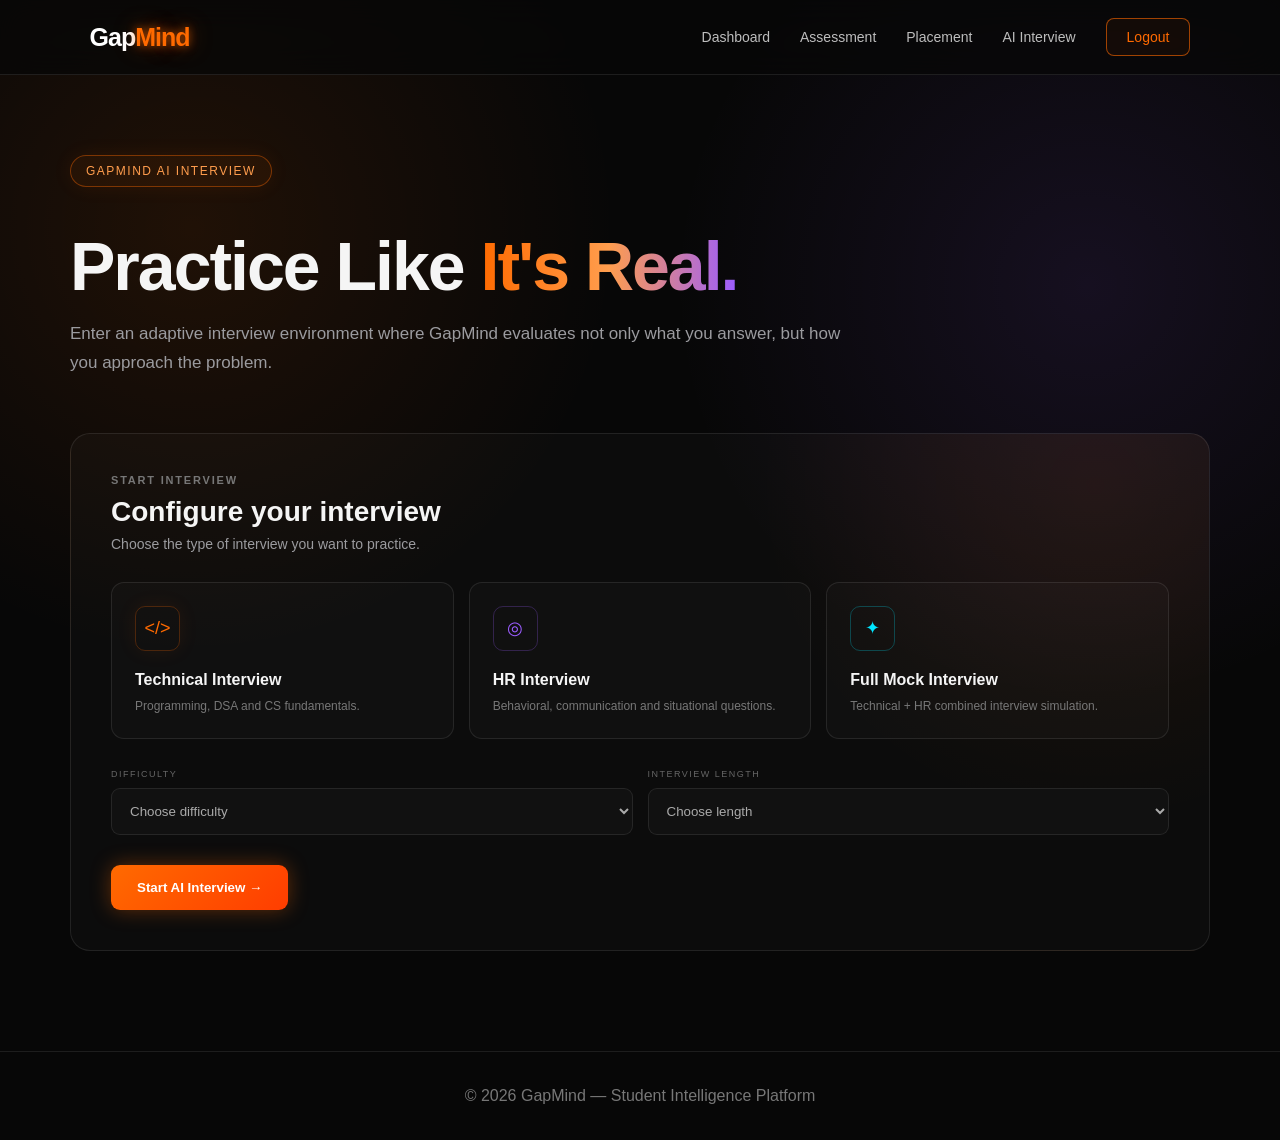
<file: frontend/interview.html>
<!DOCTYPE html>
<html lang="en">

<head>

    <meta charset="UTF-8">

    <meta name="viewport"
          content="width=device-width, initial-scale=1.0">

    <title>GapMind | AI Interview</title>

    <link rel="stylesheet" href="style.css">

</head>


<body>


    <!-- NAVBAR -->

    <nav>

        <div class="logo">
            Gap<span>Mind</span>
        </div>


        <div class="nav-links">

            <a href="dashboard.html">
                Dashboard
            </a>

            <a href="assessment.html">
                Assessment
            </a>

            <a href="placement.html">
                Placement
            </a>

            <a href="interview.html"
               class="active">
                AI Interview
            </a>

            <a href="index.html"
               class="login">
                Logout
            </a>

        </div>

    </nav>



    <!-- INTERVIEW PAGE -->

    <main class="interview-page">


        <!-- HEADER -->

        <section class="interview-header">

            <div>

                <div class="badge">
                    GAPMIND AI INTERVIEW
                </div>

                <h1>
                    Practice Like
                    <span class="gradient-text">
                        It's Real.
                    </span>
                </h1>

                <p>
                    Enter an adaptive interview environment
                    where GapMind evaluates not only what
                    you answer, but how you approach the problem.
                </p>

            </div>

        </section>



        <!-- INTERVIEW SETUP -->

        <section
            class="interview-setup"
            id="interviewSetup"
        >


            <div class="setup-title">

                <span class="card-label">
                    START INTERVIEW
                </span>

                <h2>
                    Configure your interview
                </h2>

                <p>
                    Choose the type of interview you want
                    to practice.
                </p>

            </div>



            <div class="interview-types">


                <!-- TECHNICAL -->

                <label class="interview-type">

                    <input
                        type="radio"
                        name="interviewType"
                        value="technical"
                    >

                    <div class="interview-type-content">

                        <div class="interview-type-icon orange">
                            &lt;/&gt;
                        </div>

                        <div>

                            <h3>
                                Technical Interview
                            </h3>

                            <p>
                                Programming, DSA and
                                CS fundamentals.
                            </p>

                        </div>

                    </div>

                </label>



                <!-- HR -->

                <label class="interview-type">

                    <input
                        type="radio"
                        name="interviewType"
                        value="hr"
                    >

                    <div class="interview-type-content">

                        <div class="interview-type-icon purple">
                            ◎
                        </div>

                        <div>

                            <h3>
                                HR Interview
                            </h3>

                            <p>
                                Behavioral, communication
                                and situational questions.
                            </p>

                        </div>

                    </div>

                </label>



                <!-- MIXED -->

                <label class="interview-type">

                    <input
                        type="radio"
                        name="interviewType"
                        value="mixed"
                    >

                    <div class="interview-type-content">

                        <div class="interview-type-icon cyan">
                            ✦
                        </div>

                        <div>

                            <h3>
                                Full Mock Interview
                            </h3>

                            <p>
                                Technical + HR combined
                                interview simulation.
                            </p>

                        </div>

                    </div>

                </label>


            </div>



            <div class="interview-options">

                <div>

                    <span>
                        DIFFICULTY
                    </span>

                    <select>

                        <option>
                            Choose difficulty
                        </option>

                        <option>
                            Beginner
                        </option>

                        <option>
                            Intermediate
                        </option>

                        <option>
                            Advanced
                        </option>

                    </select>

                </div>


                <div>

                    <span>
                        INTERVIEW LENGTH
                    </span>

                    <select>

                        <option>
                            Choose length
                        </option>

                        <option>
                            5 Questions
                        </option>

                        <option>
                            10 Questions
                        </option>

                        <option>
                            15 Questions
                        </option>

                    </select>

                </div>

            </div>



            <button
                class="primary-btn interview-start-btn"
                onclick="startInterview()"
            >
                Start AI Interview →
            </button>


        </section>



        <!-- INTERVIEW ROOM -->

        <section
            class="interview-room"
            id="interviewRoom"
        >


            <!-- ROOM HEADER -->

            <div class="room-header">

                <div>

                    <span class="card-label">
                        LIVE INTERVIEW
                    </span>

                    <h2>
                        Technical Interview
                    </h2>

                </div>


                <div class="room-status">

                    <span class="status-dot"></span>

                    AI INTERVIEWER ACTIVE

                </div>

            </div>



            <!-- QUESTION -->

            <div class="interviewer-card">


                <div class="ai-avatar">

                    <div class="ai-core">
                        ✦
                    </div>

                </div>


                <div class="interviewer-message">

                    <span class="card-label">
                        AI INTERVIEWER
                    </span>

                    <h2>
                        Tell me about a project you
                        have worked on and explain
                        one technical challenge you faced.
                    </h2>

                </div>


            </div>



            <!-- ANSWER -->

            <div class="answer-section">


                <div class="answer-header">

                    <span class="card-label">
                        YOUR RESPONSE
                    </span>

                    <span class="word-count">
                        0 words
                    </span>

                </div>


                <textarea
                    id="answerBox"
                    placeholder="Type your answer here..."
                ></textarea>


                <div class="answer-actions">

                    <span>
                        Be specific. Explain your
                        reasoning, not just the result.
                    </span>

                    <button
                        class="primary-btn"
                        onclick="submitAnswer()"
                    >
                        Submit Answer →
                    </button>

                </div>


            </div>


        </section>



        <!-- FEEDBACK -->

        <section
            class="interview-feedback"
            id="interviewFeedback"
        >


            <div class="feedback-header">

                <div>

                    <span class="card-label">
                        AI EVALUATION
                    </span>

                    <h2>
                        Interview Feedback
                    </h2>

                </div>

                <div class="feedback-score" id="feedbackScore">
                    --
                </div>

            </div>



            <div
                id="evaluationStatus"
                style="
                    margin-bottom:16px;
                    color:#999;
                    font-size:12px;
                "
            ></div>

            <div class="feedback-grid">


                <div class="feedback-card">

                    <span>
                        WHAT WENT WELL
                    </span>

                    <h3>
                        Awaiting AI analysis
                    </h3>

                    <p>
                        GapMind will identify the strongest
                        aspects of your response.
                    </p>

                </div>



                <div class="feedback-card">

                    <span>
                        NEEDS IMPROVEMENT
                    </span>

                    <h3>
                        Awaiting AI analysis
                    </h3>

                    <p>
                        GapMind will identify specific areas
                        where your response can improve.
                    </p>

                </div>



                <div class="feedback-card">

                    <span>
                        COMMUNICATION
                    </span>

                    <h3>
                        Awaiting AI analysis
                    </h3>

                    <p>
                        Your clarity, structure and confidence
                        will be evaluated.
                    </p>

                </div>


            </div>



            <div class="feedback-next">

                <span class="card-label">
                    GAPMIND RECOMMENDATION
                </span>

                <h2>
                    Your improvement plan will appear here.
                </h2>

                <a
                    href="placement.html"
                    class="primary-btn"
                >
                    Update My Roadmap →

                </a>

            </div>


        </section>


    </main>



    <footer>

        © 2026 GapMind — Student Intelligence Platform

    </footer>



    <script>

        /* ==========================================
           GAPMIND AI INTERVIEW SIMULATOR
        ========================================== */

        const interviewQuestions = {

            technical: [
                {
                    question:
                        "Explain the difference between an array and a linked list. When would you use each?",
                    keywords: [
                        "array",
                        "linked list",
                        "memory",
                        "index",
                        "insertion"
                    ]
                },
                {
                    question:
                        "What is the difference between a stack and a queue? Give one real-world use case for each.",
                    keywords: [
                        "stack",
                        "queue",
                        "lifo",
                        "fifo",
                        "use"
                    ]
                },
                {
                    question:
                        "What is time complexity? Explain what O(n) means with an example.",
                    keywords: [
                        "time complexity",
                        "o(n)",
                        "linear",
                        "input",
                        "algorithm"
                    ]
                },
                {
                    question:
                        "What is a database transaction and what do ACID properties mean?",
                    keywords: [
                        "transaction",
                        "acid",
                        "atomicity",
                        "consistency",
                        "isolation",
                        "durability"
                    ]
                },
                {
                    question:
                        "What is the difference between a process and a thread?",
                    keywords: [
                        "process",
                        "thread",
                        "memory",
                        "execution",
                        "concurrent"
                    ]
                }
            ],

            hr: [
                {
                    question:
                        "Tell me about yourself and highlight the skills that make you suitable for a placement role.",
                    keywords: [
                        "education",
                        "skills",
                        "project",
                        "goal",
                        "strength"
                    ]
                },
                {
                    question:
                        "Tell me about a challenging project you worked on and how you handled the challenge.",
                    keywords: [
                        "project",
                        "challenge",
                        "problem",
                        "solution",
                        "result"
                    ]
                },
                {
                    question:
                        "What is one weakness you are currently working on, and what are you doing to improve it?",
                    keywords: [
                        "weakness",
                        "improve",
                        "practice",
                        "learning",
                        "progress"
                    ]
                },
                {
                    question:
                        "Describe a situation where you had a disagreement with a teammate. How did you handle it?",
                    keywords: [
                        "team",
                        "communication",
                        "disagreement",
                        "listen",
                        "solution"
                    ]
                },
                {
                    question:
                        "Where do you see yourself in the next three to five years?",
                    keywords: [
                        "career",
                        "learn",
                        "growth",
                        "role",
                        "goal"
                    ]
                }
            ],

            mixed: [
                {
                    question:
                        "Tell me about a project you built and explain the most important technical decision you made.",
                    keywords: [
                        "project",
                        "technical",
                        "decision",
                        "problem",
                        "solution"
                    ]
                },
                {
                    question:
                        "Explain what a data structure is and give an example you have used in a project.",
                    keywords: [
                        "data structure",
                        "array",
                        "list",
                        "stack",
                        "queue"
                    ]
                },
                {
                    question:
                        "Describe a difficult problem you faced while working with a team and how you solved it.",
                    keywords: [
                        "team",
                        "problem",
                        "communication",
                        "solution",
                        "result"
                    ]
                },
                {
                    question:
                        "What is time complexity and why is it important when writing code?",
                    keywords: [
                        "time complexity",
                        "algorithm",
                        "input",
                        "performance",
                        "o(n)"
                    ]
                },
                {
                    question:
                        "Why should a company hire you for a technical role?",
                    keywords: [
                        "skills",
                        "learn",
                        "project",
                        "team",
                        "contribute"
                    ]
                }
            ]
        };

        let interviewState = {
            type: null,
            difficulty: "Intermediate",
            totalQuestions: 5,
            currentIndex: 0,
            questions: [],
            scores: [],
            answers: []
        };


        function startInterview() {

            const selected =
                document.querySelector(
                    'input[name="interviewType"]:checked'
                );

            if (!selected) {
                alert(
                    "Please choose an interview type."
                );
                return;
            }

            const selects =
                document.querySelectorAll(
                    ".interview-options select"
                );

            const difficulty =
                selects[0]?.value &&
                !selects[0].value.toLowerCase().includes("choose")
                    ? selects[0].value
                    : "Intermediate";

            const lengthText =
                selects[1]?.value || "5 Questions";

            const requestedLength =
                parseInt(lengthText, 10);

            interviewState.type = selected.value;
            interviewState.difficulty = difficulty;
            interviewState.totalQuestions =
                Number.isFinite(requestedLength)
                    ? requestedLength
                    : 5;

            const pool =
                interviewQuestions[
                    interviewState.type
                ];

            interviewState.questions =
                shuffle([...pool]).slice(
                    0,
                    Math.min(
                        interviewState.totalQuestions,
                        pool.length
                    )
                );

            interviewState.currentIndex = 0;
            interviewState.scores = [];
            interviewState.answers = [];

            const setup =
                document.getElementById(
                    "interviewSetup"
                );

            if (setup) {
                setup.style.display = "none";
            }


            // Save the final score so Placement Intelligence can use it.
            localStorage.setItem(
                "lastInterviewScore",
                String(finalScore)
            );

            localStorage.setItem(
                "lastInterviewQuestionCount",
                String(scores.length)
            );

            localStorage.setItem(
                "lastInterviewType",
                interviewState.type
            );

            localStorage.setItem(
                "lastInterviewCompletedAt",
                new Date().toISOString()
            );

            const room =
                document.getElementById(
                    "interviewRoom"
                );

            room.classList.add("show");

            updateRoomHeader();
            showQuestion();

            room.scrollIntoView({
                behavior: "smooth"
            });
        }


        function showQuestion() {

            const current =
                interviewState.questions[
                    interviewState.currentIndex
                ];

            if (!current) {
                finishInterview();
                return;
            }

            const questionElement =
                document.querySelector(
                    ".interviewer-message h2"
                );

            if (questionElement) {
                questionElement.textContent =
                    current.question;
            }

            const answerBox =
                document.getElementById(
                    "answerBox"
                );

            answerBox.value = "";
            answerBox.disabled = false;

            const submitButton =
                document.querySelector(
                    '.answer-actions button'
                );

            if (submitButton) {
                submitButton.disabled = false;
                submitButton.textContent =
                    "Submit Answer →";
            }

            const feedback =
                document.getElementById(
                    "interviewFeedback"
                );

            feedback.classList.remove("show");

            const status =
                document.getElementById(
                    "evaluationStatus"
                );

            if (status) {
                status.textContent =
                    `Question ${
                        interviewState.currentIndex + 1
                    } of ${
                        interviewState.questions.length
                    } • ${interviewState.difficulty}`;
            }

            updateWordCount();

            window.scrollTo({
                top: document
                    .getElementById("interviewRoom")
                    .offsetTop - 80,
                behavior: "smooth"
            });
        }


        function submitAnswer() {

            const answerBox =
                document.getElementById(
                    "answerBox"
                );

            const answer =
                answerBox.value.trim();

            if (answer.length === 0) {
                alert(
                    "Please enter your answer first."
                );
                return;
            }

            const current =
                interviewState.questions[
                    interviewState.currentIndex
                ];

            const evaluation =
                evaluateAnswer(
                    answer,
                    current.keywords,
                    interviewState.type
                );

            interviewState.scores.push(
                evaluation.score
            );

            interviewState.answers.push({
                question: current.question,
                answer: answer,
                score: evaluation.score
            });

            answerBox.disabled = true;

            const submitButton =
                document.querySelector(
                    '.answer-actions button'
                );

            if (submitButton) {
                submitButton.disabled = true;
                submitButton.textContent =
                    "Answer Evaluated ✓";
            }

            showFeedback(evaluation);

            document
                .getElementById("interviewFeedback")
                .classList.add("show");

            document
                .getElementById("interviewFeedback")
                .scrollIntoView({
                    behavior: "smooth"
                });
        }


        function evaluateAnswer(
            answer,
            keywords,
            type
        ) {

            const normalized =
                answer.toLowerCase();

            const words =
                normalized
                    .split(/\s+/)
                    .filter(Boolean);

            const matched =
                keywords.filter(
                    keyword =>
                        normalized.includes(
                            keyword.toLowerCase()
                        )
                );

            const keywordScore =
                keywords.length
                    ? matched.length /
                      keywords.length
                    : 0;

            let score =
                35 +
                keywordScore * 45;

            if (words.length >= 30) {
                score += 10;
            } else if (words.length >= 15) {
                score += 5;
            }

            if (
                normalized.includes("because") ||
                normalized.includes("example") ||
                normalized.includes("for example") ||
                normalized.includes("result")
            ) {
                score += 5;
            }

            score =
                Math.round(
                    Math.min(100, score)
                );

            const strong =
                score >= 80;

            const needsWork =
                score < 60;

            let communication;

            if (words.length >= 35) {
                communication = "Strong";
            } else if (words.length >= 18) {
                communication = "Good";
            } else {
                communication = "Needs Practice";
            }

            let improvement;

            if (needsWork) {
                improvement =
                    "Add more relevant details, explain your reasoning, and support your answer with an example.";
            } else if (!strong) {
                improvement =
                    "Your answer has a good base. Make it more structured and include a concrete example.";
            } else {
                improvement =
                    "Strong response. Keep using clear reasoning and concrete examples.";
            }

            return {
                score: score,
                communication: communication,
                matched: matched,
                improvement: improvement,
                strong: strong
            };
        }


        function showFeedback(evaluation) {

            const scoreElement =
                document.getElementById(
                    "feedbackScore"
                ) ||
                document.querySelector(
                    ".feedback-score"
                );

            if (scoreElement) {
                scoreElement.textContent =
                    `${evaluation.score}%`;
            }

            const cards =
                document.querySelectorAll(
                    ".feedback-card"
                );

            if (cards.length >= 3) {

                cards[0].querySelector("h3").textContent =
                    evaluation.strong
                        ? "Clear and relevant response"
                        : "Good starting point";

                cards[0].querySelector("p").textContent =
                    evaluation.matched.length
                        ? `Relevant concepts detected: ${evaluation.matched.slice(0, 4).join(", ")}.`
                        : "Your response was received. Add more role-specific concepts next time.";

                cards[1].querySelector("h3").textContent =
                    evaluation.score < 60
                        ? "Needs more depth"
                        : "Can be strengthened";

                cards[1].querySelector("p").textContent =
                    evaluation.improvement;

                cards[2].querySelector("h3").textContent =
                    evaluation.communication;

                cards[2].querySelector("p").textContent =
                    "Communication is estimated from answer length, structure, and clarity.";
            }

            const recommendation =
                document.querySelector(
                    ".feedback-next h2"
                );

            if (recommendation) {

                if (evaluation.score >= 85) {
                    recommendation.textContent =
                        "Excellent response. Move to harder interview questions and timed mock rounds.";
                } else if (evaluation.score >= 70) {
                    recommendation.textContent =
                        "Good response. Practice more role-specific questions and improve answer structure.";
                } else {
                    recommendation.textContent =
                        "Focus on fundamentals, structured answers, and explaining your reasoning with examples.";
                }
            }

            const status =
                document.getElementById(
                    "evaluationStatus"
                );

            if (status) {
                status.textContent =
                    `Question ${
                        interviewState.currentIndex + 1
                    } evaluated • Score: ${
                        evaluation.score
                    }%`;
            }

            const feedbackNext =
                document.querySelector(
                    ".feedback-next"
                );

            let nextButton =
                document.getElementById(
                    "nextInterviewQuestion"
                );

            if (!nextButton) {

                nextButton =
                    document.createElement(
                        "button"
                    );

                nextButton.id =
                    "nextInterviewQuestion";

                nextButton.className =
                    "primary-btn";

                feedbackNext.appendChild(
                    nextButton
                );
            }

            if (
                interviewState.currentIndex <
                interviewState.questions.length - 1
            ) {

                nextButton.textContent =
                    "Next Question →";

                nextButton.onclick =
                    function() {

                        interviewState.currentIndex++;

                        showQuestion();
                    };

            } else {

                nextButton.textContent =
                    "View Final Report →";

                nextButton.onclick =
                    finishInterview;
            }
        }


        function finishInterview() {

            const scores =
                interviewState.scores;

            const total =
                scores.reduce(
                    (sum, score) =>
                        sum + score,
                    0
                );

            const finalScore =
                scores.length
                    ? Math.round(
                        total / scores.length
                    )
                    : 0;

            const room =
                document.getElementById(
                    "interviewRoom"
                );

            room.classList.remove("show");

            const feedback =
                document.getElementById(
                    "interviewFeedback"
                );

            feedback.classList.add("show");

            const scoreElement =
                document.getElementById(
                    "feedbackScore"
                ) ||
                document.querySelector(
                    ".feedback-score"
                );

            scoreElement.textContent =
                `${finalScore}%`;

            const cards =
                document.querySelectorAll(
                    ".feedback-card"
                );

            if (cards.length >= 3) {

                cards[0].querySelector("h3").textContent =
                    `${scores.length} questions completed`;

                cards[0].querySelector("p").textContent =
                    `You completed a ${interviewState.type} interview at ${interviewState.difficulty} difficulty.`;

                cards[1].querySelector("h3").textContent =
                    finalScore >= 80
                        ? "Interview ready"
                        : finalScore >= 60
                            ? "Almost ready"
                            : "Needs more practice";

                cards[1].querySelector("p").textContent =
                    getFinalFeedback(
                        finalScore
                    );

                cards[2].querySelector("h3").textContent =
                    getAverageCommunication();

                cards[2].querySelector("p").textContent =
                    "Overall communication estimate from your completed responses.";
            }

            const recommendation =
                document.querySelector(
                    ".feedback-next h2"
                );

            if (recommendation) {
                recommendation.textContent =
                    getFinalFeedback(
                        finalScore
                    );
            }

            const status =
                document.getElementById(
                    "evaluationStatus"
                );

            if (status) {
                status.textContent =
                    `🏆 Final Interview Score: ${finalScore}%`;
            }

            let restart =
                document.getElementById(
                    "restartInterview"
                );

            if (!restart) {

                restart =
                    document.createElement(
                        "button"
                    );

                restart.id =
                    "restartInterview";

                restart.className =
                    "secondary-btn";

                restart.style.marginLeft =
                    "10px";

                restart.textContent =
                    "Practice Again";

                restart.onclick =
                    function() {
                        location.reload();
                    };

                feedback
                    .querySelector(
                        ".feedback-next"
                    )
                    .appendChild(
                        restart
                    );
            }

            feedback.scrollIntoView({
                behavior: "smooth"
            });
        }


        function getFinalFeedback(score) {

            if (score >= 85) {
                return "Excellent interview performance. Focus on advanced questions and company-specific mock interviews.";
            }

            if (score >= 70) {
                return "Good interview performance. Keep practicing structured answers and role-specific questions.";
            }

            if (score >= 50) {
                return "You have a foundation to build on. Practice regularly and focus on explaining concepts clearly.";
            }

            return "Start with fundamentals and practice short, structured answers before moving to harder questions.";
        }


        function getAverageCommunication() {

            const values =
                interviewState.answers.map(
                    item => {

                        const words =
                            item.answer
                                .trim()
                                .split(/\s+/)
                                .filter(Boolean)
                                .length;

                        return words >= 35
                            ? 3
                            : words >= 18
                                ? 2
                                : 1;
                    }
                );

            const average =
                values.length
                    ? values.reduce(
                        (a, b) => a + b,
                        0
                    ) / values.length
                    : 0;

            return average >= 2.5
                ? "Strong"
                : average >= 1.7
                    ? "Good"
                    : "Needs Practice";
        }


        function updateRoomHeader() {

            const heading =
                document.querySelector(
                    ".room-header h2"
                );

            if (!heading) return;

            const type =
                interviewState.type;

            heading.textContent =
                type === "technical"
                    ? "Technical Interview"
                    : type === "hr"
                        ? "HR Interview"
                        : "Full Mock Interview";
        }


        function shuffle(array) {

            for (
                let i = array.length - 1;
                i > 0;
                i--
            ) {

                const j =
                    Math.floor(
                        Math.random() *
                        (i + 1)
                    );

                [
                    array[i],
                    array[j]
                ] = [
                    array[j],
                    array[i]
                ];
            }

            return array;
        }


        function updateWordCount() {

            const answerBox =
                document.getElementById(
                    "answerBox"
                );

            if (!answerBox) return;

            const words =
                answerBox.value
                    .trim()
                    .split(/\s+/)
                    .filter(Boolean)
                    .length;

            const count =
                document.querySelector(
                    ".word-count"
                );

            if (count) {
                count.textContent =
                    words + " words";
            }
        }


        const answerBox =
            document.getElementById(
                "answerBox"
            );

        if (answerBox) {

            answerBox.addEventListener(
                "input",
                updateWordCount
            );
        }

    </script>


</body>

</html>
</file>
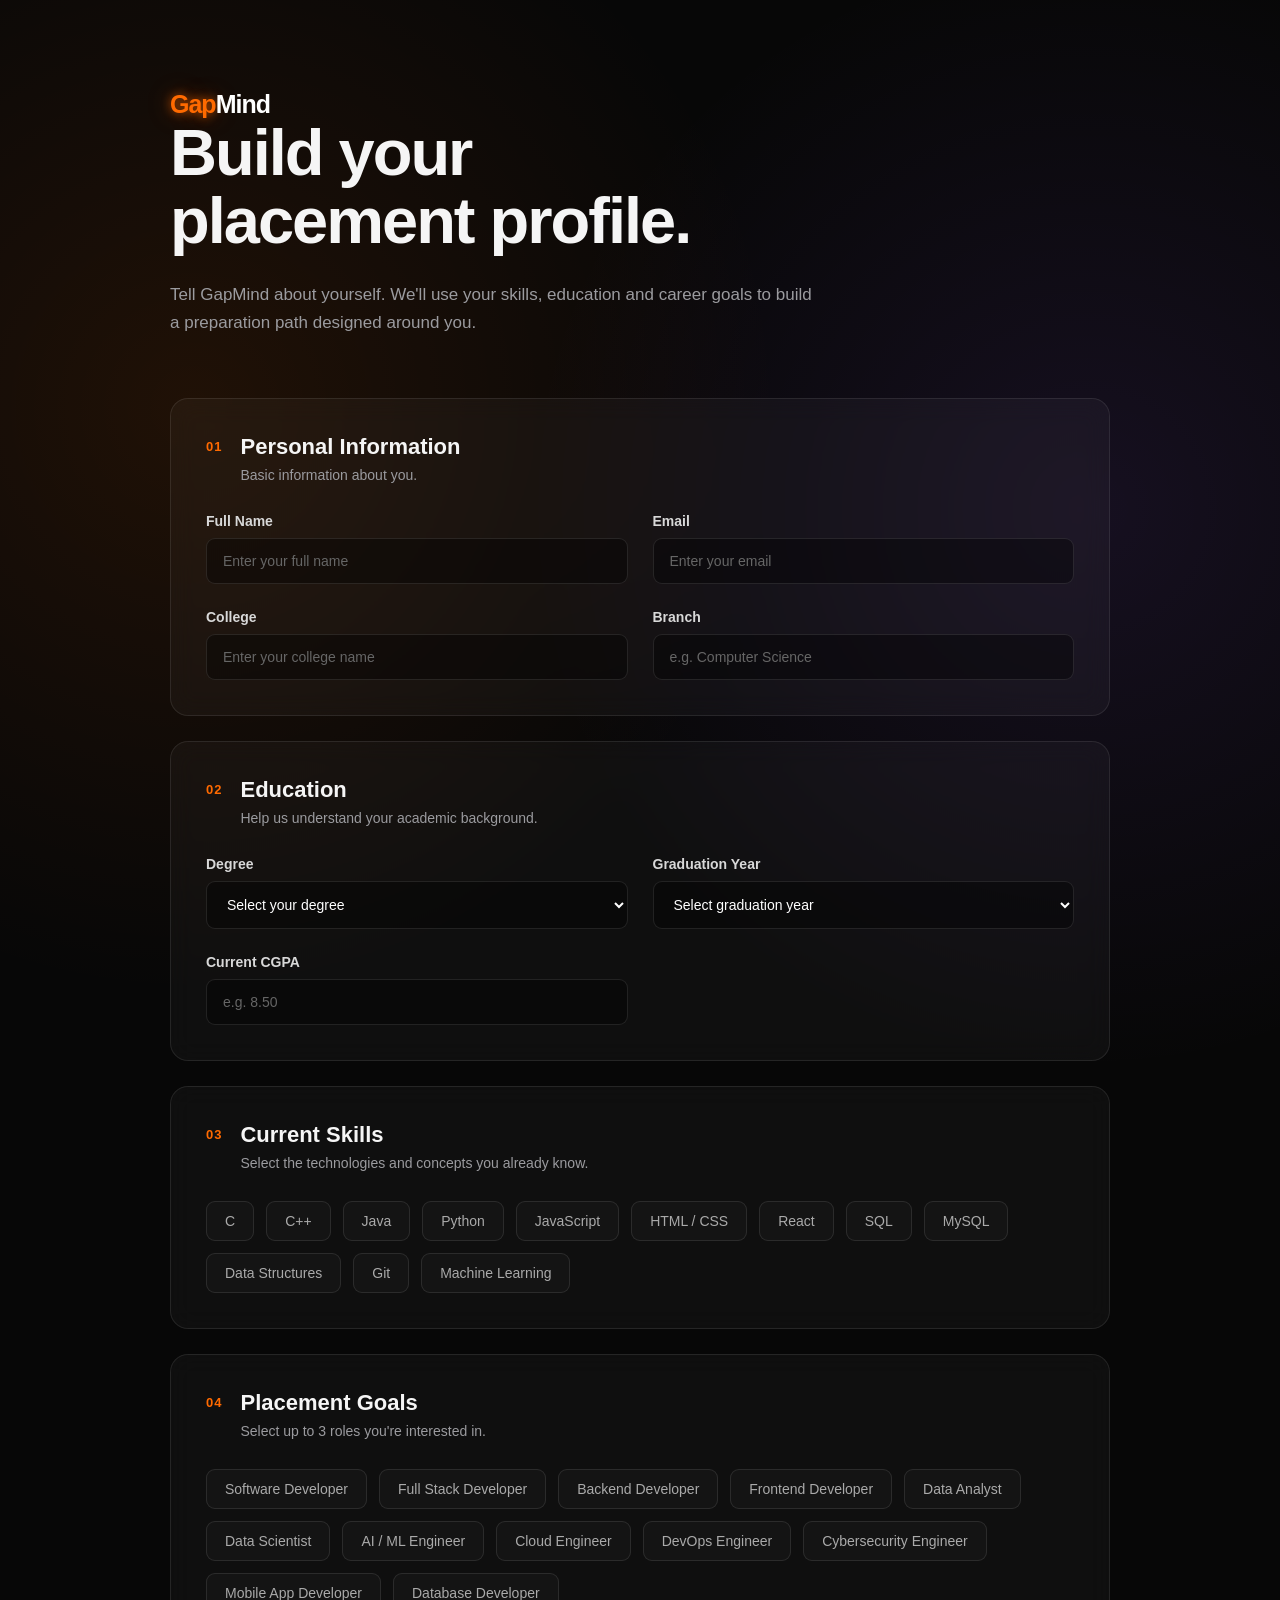
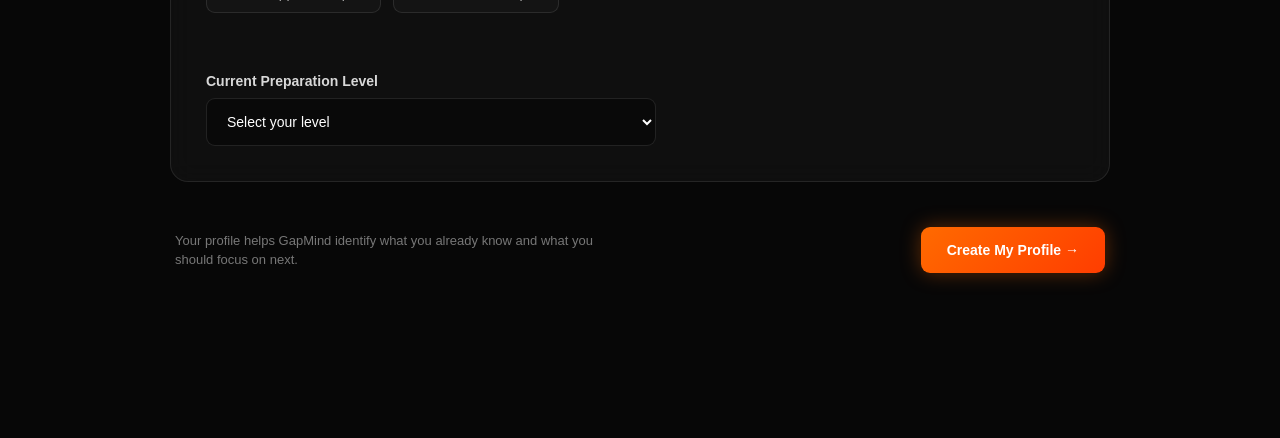
<file: frontend/onboarding.html>
<!DOCTYPE html>
<html lang="en">

<head>

    <meta charset="UTF-8">

    <meta name="viewport"
          content="width=device-width, initial-scale=1.0">

    <title>GapMind | Create Profile</title>

    <!-- Main GapMind CSS -->
    <link rel="stylesheet" href="style.css">

</head>


<body>


    <main class="onboarding-container">


        <!-- ==========================================
             HEADER
        =========================================== -->

        <div class="onboarding-header">

            <div class="logo">
                <span>Gap</span><strong>Mind</strong>
            </div>


            <h1>

                Build your<br>

                placement profile.

            </h1>


            <p>

                Tell GapMind about yourself. We'll use your
                skills, education and career goals to build
                a preparation path designed around you.

            </p>

        </div>



        <!-- ==========================================
             FORM
        =========================================== -->

        <form
            class="profile-form"
            id="onboardingForm"
        >


            <!-- ==========================================
                 01 PERSONAL INFORMATION
            =========================================== -->

            <section class="form-section">


                <div class="section-heading">

                    <div class="section-number">
                        01
                    </div>


                    <div>

                        <h2>
                            Personal Information
                        </h2>

                        <p>
                            Basic information about you.
                        </p>

                    </div>

                </div>



                <div class="form-grid">


                    <!-- NAME -->

                    <div class="input-group">

                        <label for="name">
                            Full Name
                        </label>

                        <input
                            type="text"
                            id="name"
                            name="name"
                            placeholder="Enter your full name"
                            required
                        >

                    </div>



                    <!-- EMAIL -->

                    <div class="input-group">

                        <label for="email">
                            Email
                        </label>

                        <input
                            type="email"
                            id="email"
                            name="email"
                            placeholder="Enter your email"
                            required
                        >

                    </div>



                    <!-- COLLEGE -->

                    <div class="input-group">

                        <label for="college">
                            College
                        </label>

                        <input
                            type="text"
                            id="college"
                            name="college"
                            placeholder="Enter your college name"
                            required
                        >

                    </div>



                    <!-- BRANCH -->

                    <div class="input-group">

                        <label for="branch">
                            Branch
                        </label>

                        <input
                            type="text"
                            id="branch"
                            name="branch"
                            placeholder="e.g. Computer Science"
                            required
                        >

                    </div>


                </div>

            </section>



            <!-- ==========================================
                 02 EDUCATION
            =========================================== -->

            <section class="form-section">


                <div class="section-heading">

                    <div class="section-number">
                        02
                    </div>


                    <div>

                        <h2>
                            Education
                        </h2>

                        <p>
                            Help us understand your academic background.
                        </p>

                    </div>

                </div>



                <div class="form-grid">


                    <!-- DEGREE -->

                    <div class="input-group">

                        <label for="degree">
                            Degree
                        </label>


                        <select
                            id="degree"
                            name="degree"
                            required
                        >

                            <option
                                value=""
                                selected
                                disabled
                            >
                                Select your degree
                            </option>


                            <option value="B.Tech">
                                B.Tech
                            </option>


                            <option value="B.E">
                                B.E
                            </option>


                            <option value="BCA">
                                BCA
                            </option>


                            <option value="B.Sc">
                                B.Sc
                            </option>


                            <option value="MCA">
                                MCA
                            </option>


                            <option value="M.Tech">
                                M.Tech
                            </option>


                            <option value="Other">
                                Other
                            </option>

                        </select>

                    </div>



                    <!-- GRADUATION YEAR -->

                    <div class="input-group">

                        <label for="graduation_year">
                            Graduation Year
                        </label>


                        <select
                            id="graduation_year"
                            name="graduation_year"
                            required
                        >

                            <option
                                value=""
                                selected
                                disabled
                            >
                                Select graduation year
                            </option>


                            <option value="2026">
                                2026
                            </option>

                            <option value="2027">
                                2027
                            </option>

                            <option value="2028">
                                2028
                            </option>

                            <option value="2029">
                                2029
                            </option>

                            <option value="2030">
                                2030
                            </option>

                            <option value="2031">
                                2031
                            </option>

                            <option value="2032">
                                2032
                            </option>

                        </select>

                    </div>



                    <!-- CGPA -->

                    <div class="input-group">

                        <label for="cgpa">
                            Current CGPA
                        </label>


                        <input
                            type="number"
                            id="cgpa"
                            name="cgpa"
                            placeholder="e.g. 8.50"
                            min="0"
                            max="10"
                            step="0.01"
                            required
                        >

                    </div>


                </div>

            </section>



            <!-- ==========================================
                 03 CURRENT SKILLS
            =========================================== -->

            <section class="form-section">


                <div class="section-heading">

                    <div class="section-number">
                        03
                    </div>


                    <div>

                        <h2>
                            Current Skills
                        </h2>

                        <p>
                            Select the technologies and concepts you already know.
                        </p>

                    </div>

                </div>



                <div class="skills-container">


                    <!-- C -->

                    <label class="skill-option">

                        <input
                            type="checkbox"
                            name="skills"
                            value="C"
                        >

                        <span>
                            C
                        </span>

                    </label>



                    <!-- C++ -->

                    <label class="skill-option">

                        <input
                            type="checkbox"
                            name="skills"
                            value="C++"
                        >

                        <span>
                            C++
                        </span>

                    </label>



                    <!-- JAVA -->

                    <label class="skill-option">

                        <input
                            type="checkbox"
                            name="skills"
                            value="Java"
                        >

                        <span>
                            Java
                        </span>

                    </label>



                    <!-- PYTHON -->

                    <label class="skill-option">

                        <input
                            type="checkbox"
                            name="skills"
                            value="Python"
                        >

                        <span>
                            Python
                        </span>

                    </label>



                    <!-- JAVASCRIPT -->

                    <label class="skill-option">

                        <input
                            type="checkbox"
                            name="skills"
                            value="JavaScript"
                        >

                        <span>
                            JavaScript
                        </span>

                    </label>



                    <!-- HTML CSS -->

                    <label class="skill-option">

                        <input
                            type="checkbox"
                            name="skills"
                            value="HTML/CSS"
                        >

                        <span>
                            HTML / CSS
                        </span>

                    </label>



                    <!-- REACT -->

                    <label class="skill-option">

                        <input
                            type="checkbox"
                            name="skills"
                            value="React"
                        >

                        <span>
                            React
                        </span>

                    </label>



                    <!-- SQL -->

                    <label class="skill-option">

                        <input
                            type="checkbox"
                            name="skills"
                            value="SQL"
                        >

                        <span>
                            SQL
                        </span>

                    </label>



                    <!-- MYSQL -->

                    <label class="skill-option">

                        <input
                            type="checkbox"
                            name="skills"
                            value="MySQL"
                        >

                        <span>
                            MySQL
                        </span>

                    </label>



                    <!-- DATA STRUCTURES -->

                    <label class="skill-option">

                        <input
                            type="checkbox"
                            name="skills"
                            value="Data Structures"
                        >

                        <span>
                            Data Structures
                        </span>

                    </label>



                    <!-- GIT -->

                    <label class="skill-option">

                        <input
                            type="checkbox"
                            name="skills"
                            value="Git"
                        >

                        <span>
                            Git
                        </span>

                    </label>



                    <!-- MACHINE LEARNING -->

                    <label class="skill-option">

                        <input
                            type="checkbox"
                            name="skills"
                            value="Machine Learning"
                        >

                        <span>
                            Machine Learning
                        </span>

                    </label>


                </div>

            </section>



            <!-- ==========================================
                 04 PLACEMENT GOALS
            =========================================== -->

            <section class="form-section">


                <div class="section-heading">

                    <div class="section-number">
                        04
                    </div>


                    <div>

                        <h2>
                            Placement Goals
                        </h2>

                        <p>
                            Select up to 3 roles you're interested in.
                        </p>

                    </div>

                </div>



                <div class="roles-container">


                    <!-- SOFTWARE DEVELOPER -->

                    <label class="role-option">

                        <input
                            type="checkbox"
                            name="target_roles"
                            value="Software Developer"
                        >

                        <span>
                            Software Developer
                        </span>

                    </label>



                    <!-- FULL STACK -->

                    <label class="role-option">

                        <input
                            type="checkbox"
                            name="target_roles"
                            value="Full Stack Developer"
                        >

                        <span>
                            Full Stack Developer
                        </span>

                    </label>



                    <!-- BACKEND -->

                    <label class="role-option">

                        <input
                            type="checkbox"
                            name="target_roles"
                            value="Backend Developer"
                        >

                        <span>
                            Backend Developer
                        </span>

                    </label>



                    <!-- FRONTEND -->

                    <label class="role-option">

                        <input
                            type="checkbox"
                            name="target_roles"
                            value="Frontend Developer"
                        >

                        <span>
                            Frontend Developer
                        </span>

                    </label>



                    <!-- DATA ANALYST -->

                    <label class="role-option">

                        <input
                            type="checkbox"
                            name="target_roles"
                            value="Data Analyst"
                        >

                        <span>
                            Data Analyst
                        </span>

                    </label>



                    <!-- DATA SCIENTIST -->

                    <label class="role-option">

                        <input
                            type="checkbox"
                            name="target_roles"
                            value="Data Scientist"
                        >

                        <span>
                            Data Scientist
                        </span>

                    </label>



                    <!-- AI ML -->

                    <label class="role-option">

                        <input
                            type="checkbox"
                            name="target_roles"
                            value="AI/ML Engineer"
                        >

                        <span>
                            AI / ML Engineer
                        </span>

                    </label>



                    <!-- CLOUD -->

                    <label class="role-option">

                        <input
                            type="checkbox"
                            name="target_roles"
                            value="Cloud Engineer"
                        >

                        <span>
                            Cloud Engineer
                        </span>

                    </label>



                    <!-- DEVOPS -->

                    <label class="role-option">

                        <input
                            type="checkbox"
                            name="target_roles"
                            value="DevOps Engineer"
                        >

                        <span>
                            DevOps Engineer
                        </span>

                    </label>



                    <!-- CYBERSECURITY -->

                    <label class="role-option">

                        <input
                            type="checkbox"
                            name="target_roles"
                            value="Cybersecurity Engineer"
                        >

                        <span>
                            Cybersecurity Engineer
                        </span>

                    </label>



                    <!-- MOBILE -->

                    <label class="role-option">

                        <input
                            type="checkbox"
                            name="target_roles"
                            value="Mobile App Developer"
                        >

                        <span>
                            Mobile App Developer
                        </span>

                    </label>



                    <!-- DATABASE -->

                    <label class="role-option">

                        <input
                            type="checkbox"
                            name="target_roles"
                            value="Database Developer"
                        >

                        <span>
                            Database Developer
                        </span>

                    </label>


                </div>



                <p
                    id="roleMessage"
                    class="role-message"
                ></p>



                <!-- PREPARATION LEVEL -->

                <div
                    class="input-group preparation-field"
                >

                    <label for="preparation_level">

                        Current Preparation Level

                    </label>


                    <select
                        id="preparation_level"
                        name="preparation_level"
                        required
                    >

                        <option
                            value=""
                            disabled
                            selected
                        >
                            Select your level
                        </option>


                        <option value="Beginner">
                            Beginner
                        </option>


                        <option value="Intermediate">
                            Intermediate
                        </option>


                        <option value="Advanced">
                            Advanced
                        </option>

                    </select>

                </div>


            </section>



            <!-- ==========================================
                 SUBMIT
            =========================================== -->

            <div class="form-submit">


                <p>

                    Your profile helps GapMind identify
                    what you already know and what you
                    should focus on next.

                </p>


                <button
                    type="submit"
                    class="primary-btn"
                    id="submitButton"
                >

                    Create My Profile →

                </button>

            </div>



            <!-- MESSAGE -->

            <div
                id="message"
                class="form-message"
            ></div>


        </form>


    </main>



    <script>


        /* ==========================================
           TARGET ROLE LIMIT
        =========================================== */

        const roleCheckboxes =
            document.querySelectorAll(
                'input[name="target_roles"]'
            );


        const roleMessage =
            document.getElementById(
                "roleMessage"
            );


        roleCheckboxes.forEach(
            checkbox => {

                checkbox.addEventListener(
                    "change",
                    () => {


                        const selected =
                            document.querySelectorAll(
                                'input[name="target_roles"]:checked'
                            );


                        /*
                         * Maximum 3 roles
                         */

                        if (
                            selected.length >= 3
                        ) {

                            roleCheckboxes.forEach(
                                box => {

                                    if (
                                        !box.checked
                                    ) {

                                        box.disabled =
                                            true;

                                    }

                                }
                            );

                        } else {

                            roleCheckboxes.forEach(
                                box => {

                                    box.disabled =
                                        false;

                                }
                            );

                        }


                        /*
                         * Role counter
                         */

                        if (
                            selected.length === 0
                        ) {

                            roleMessage.textContent =
                                "";

                        } else {

                            roleMessage.textContent =
                                `${selected.length}/3 roles selected`;

                        }

                    }
                );

            }
        );



        /* ==========================================
           FORM ELEMENTS
        =========================================== */

        const form =
            document.getElementById(
                "onboardingForm"
            );


        const button =
            document.getElementById(
                "submitButton"
            );


        const message =
            document.getElementById(
                "message"
            );



        /* ==========================================
           FORM SUBMISSION
        =========================================== */

        form.addEventListener(
            "submit",
            async event => {


                event.preventDefault();


                /* --------------------------------------
                   GET TARGET ROLES
                -------------------------------------- */

                const selectedRoles =
                    Array.from(
                        document.querySelectorAll(
                            'input[name="target_roles"]:checked'
                        )
                    ).map(
                        role => role.value
                    );


                if (
                    selectedRoles.length === 0
                ) {

                    message.textContent =
                        "Please select at least one target role.";

                    message.className =
                        "form-message error";

                    return;

                }



                /* --------------------------------------
                   GET SKILLS
                -------------------------------------- */

                const selectedSkills =
                    Array.from(
                        document.querySelectorAll(
                            'input[name="skills"]:checked'
                        )
                    ).map(
                        skill => skill.value
                    );



                /* --------------------------------------
                   CREATE STUDENT DATA
                -------------------------------------- */

                const studentData = {

                    name:
                        document
                            .getElementById(
                                "name"
                            )
                            .value
                            .trim(),


                    email:
                        document
                            .getElementById(
                                "email"
                            )
                            .value
                            .trim(),


                    college:
                        document
                            .getElementById(
                                "college"
                            )
                            .value
                            .trim(),


                    branch:
                        document
                            .getElementById(
                                "branch"
                            )
                            .value
                            .trim(),


                    degree:
                        document
                            .getElementById(
                                "degree"
                            )
                            .value,


                    graduation_year:
                        document
                            .getElementById(
                                "graduation_year"
                            )
                            .value,


                    cgpa:
                        document
                            .getElementById(
                                "cgpa"
                            )
                            .value,


                    skills:
                        selectedSkills.join(
                            ", "
                        ),


                    target_role:
                        selectedRoles.join(
                            ", "
                        ),


                    preparation_level:
                        document
                            .getElementById(
                                "preparation_level"
                            )
                            .value

                };



                /* --------------------------------------
                   BUTTON STATE
                -------------------------------------- */

                button.disabled =
                    true;


                button.textContent =
                    "Creating Profile...";


                message.textContent =
                    "";



                /* --------------------------------------
                   SEND TO FLASK
                -------------------------------------- */

                try {


                    const response =
                        await fetch(
                            "http://127.0.0.1:5000/api/students",
                            {

                                method:
                                    "POST",


                                headers: {

                                    "Content-Type":
                                        "application/json"

                                },


                                body:
                                    JSON.stringify(
                                        studentData
                                    )

                            }
                        );



                    /* --------------------------------------
                       READ RESPONSE
                    -------------------------------------- */

                    const result =
                        await response.json();



                    /* --------------------------------------
                       HANDLE ERROR
                    -------------------------------------- */

                    if (
                        !response.ok
                    ) {

                        throw new Error(
                            result.error ||
                            "Unable to create profile."
                        );

                    }



                    /* --------------------------------------
                       SUCCESS MESSAGE
                    -------------------------------------- */

                    message.textContent =
                        "Profile created successfully!";


                    message.className =
                        "form-message success";



                    /* --------------------------------------
                       SAVE STUDENT ID
                       
                       IMPORTANT:
                       Using localStorage so the
                       assessment page can access it.
                    -------------------------------------- */

                    localStorage.setItem(
                        "student_id",
                        result.student_id
                    );



                    /* --------------------------------------
                       OPTIONAL:
                       ALSO KEEP SESSION STORAGE
                       
                       This keeps compatibility with
                       any older GapMind pages.
                    -------------------------------------- */

                    sessionStorage.setItem(
                        "student_id",
                        result.student_id
                    );



                    /* --------------------------------------
                       REDIRECT TO DASHBOARD
                    -------------------------------------- */

                    setTimeout(
                        () => {

                            window.location.href =
                                "dashboard.html";

                        },
                        800
                    );


                } catch (
                    error
                ) {


                    console.error(
                        error
                    );


                    message.textContent =
                        error.message ||
                        "Unable to connect to GapMind.";


                    message.className =
                        "form-message error";


                    button.disabled =
                        false;


                    button.textContent =
                        "Create My Profile →";

                }

            }
        );


    </script>


</body>

</html>
</file>
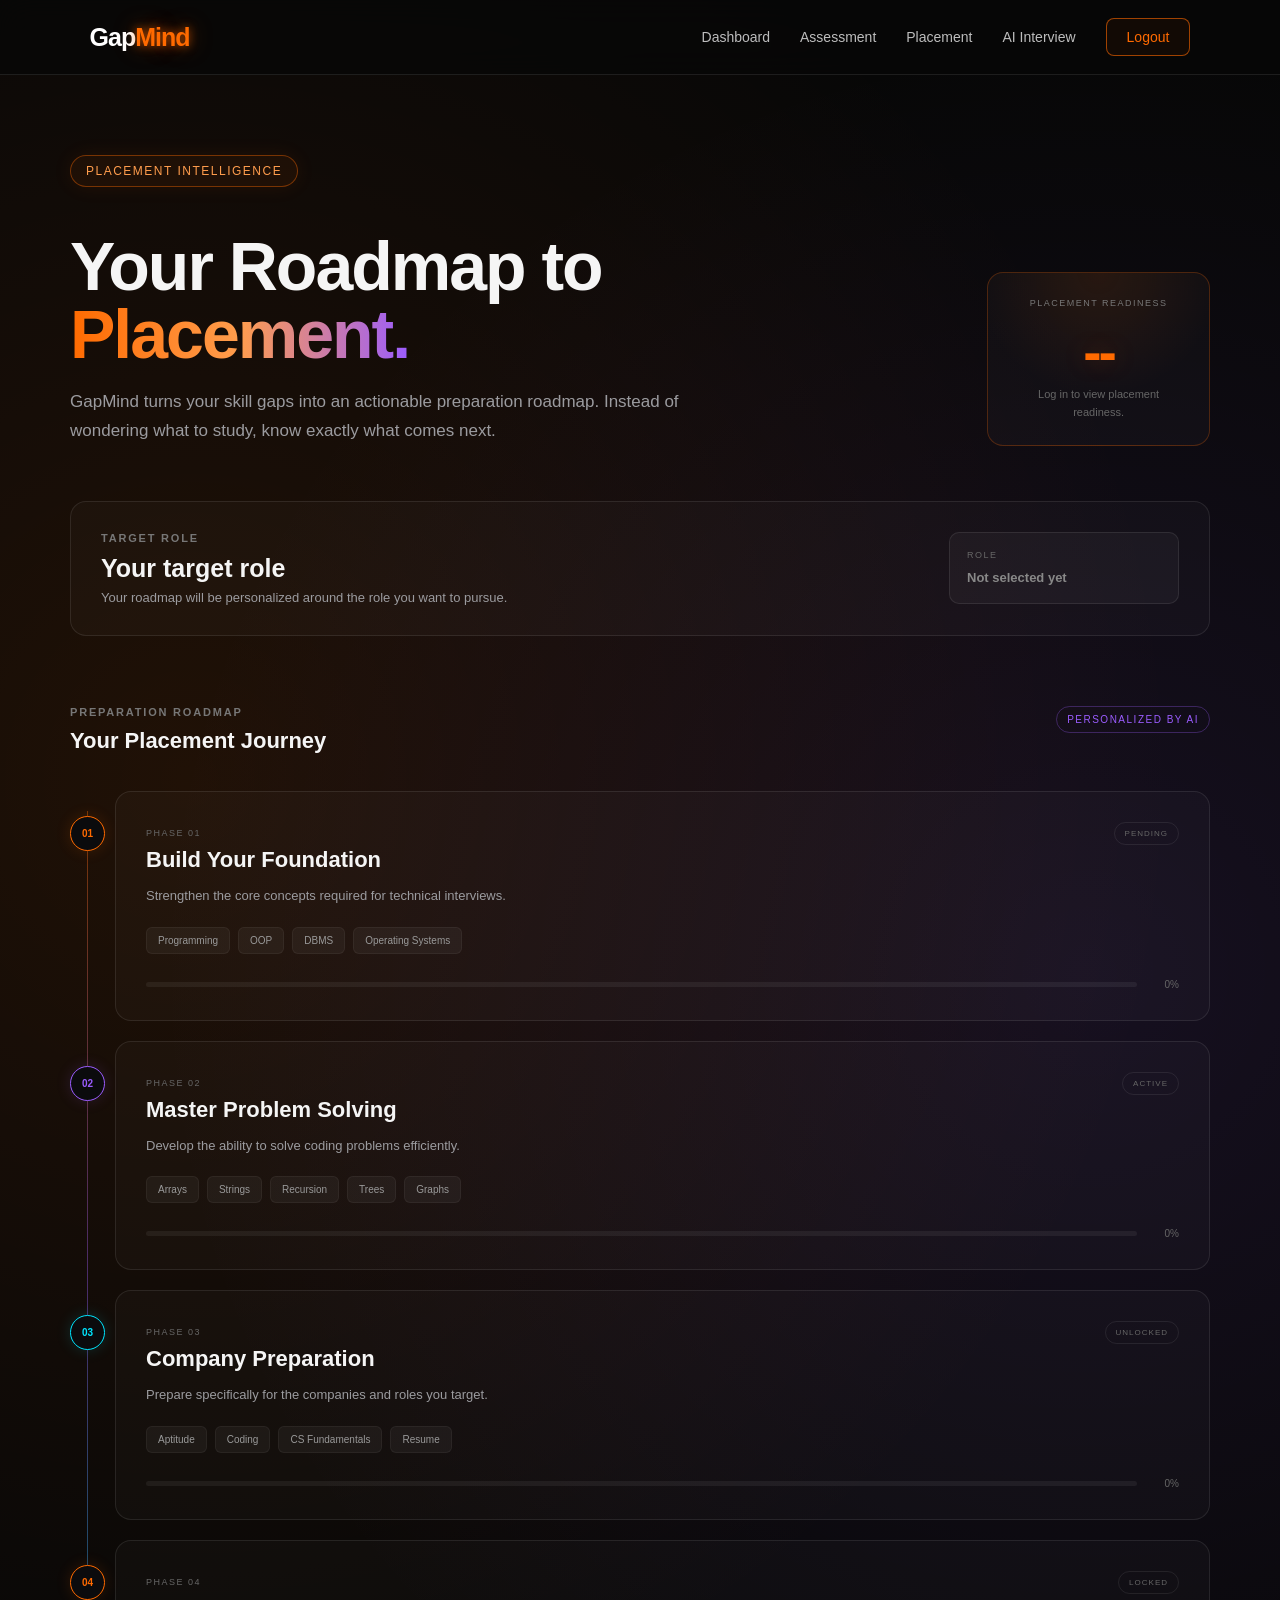
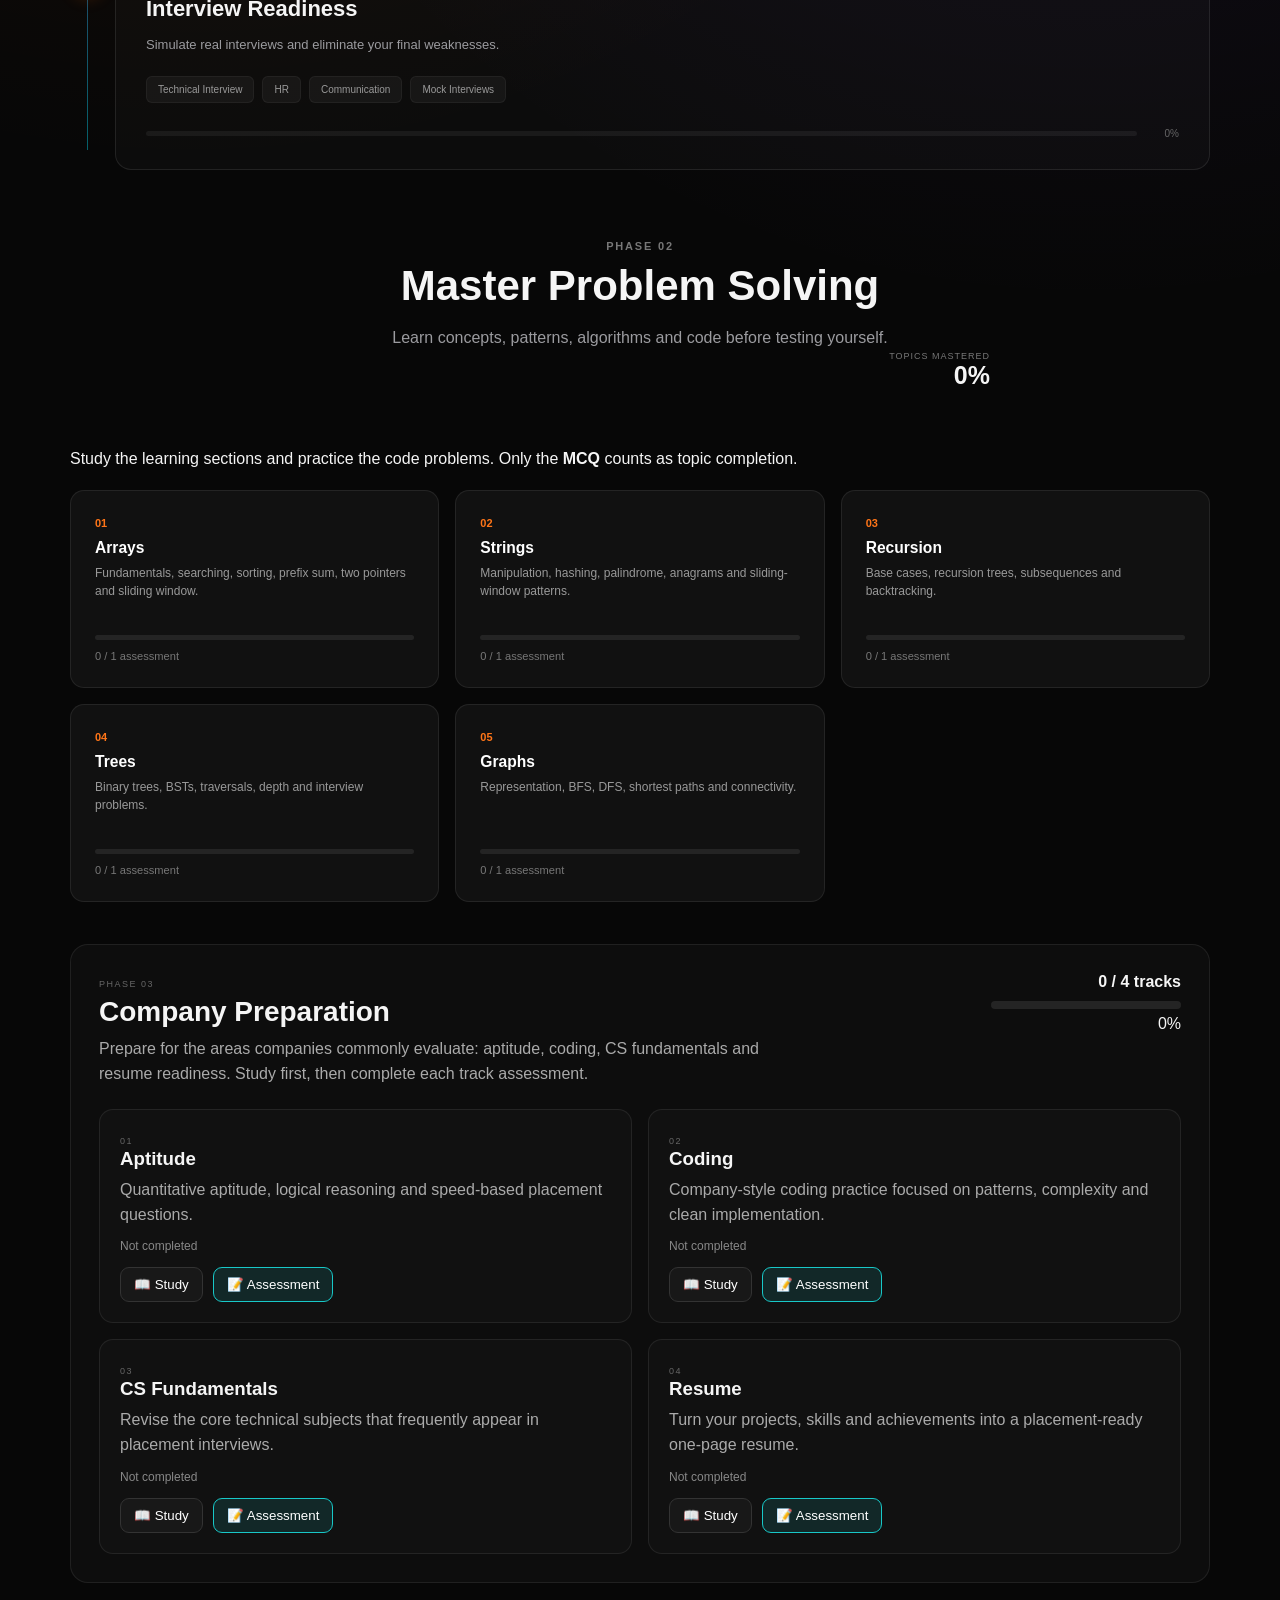
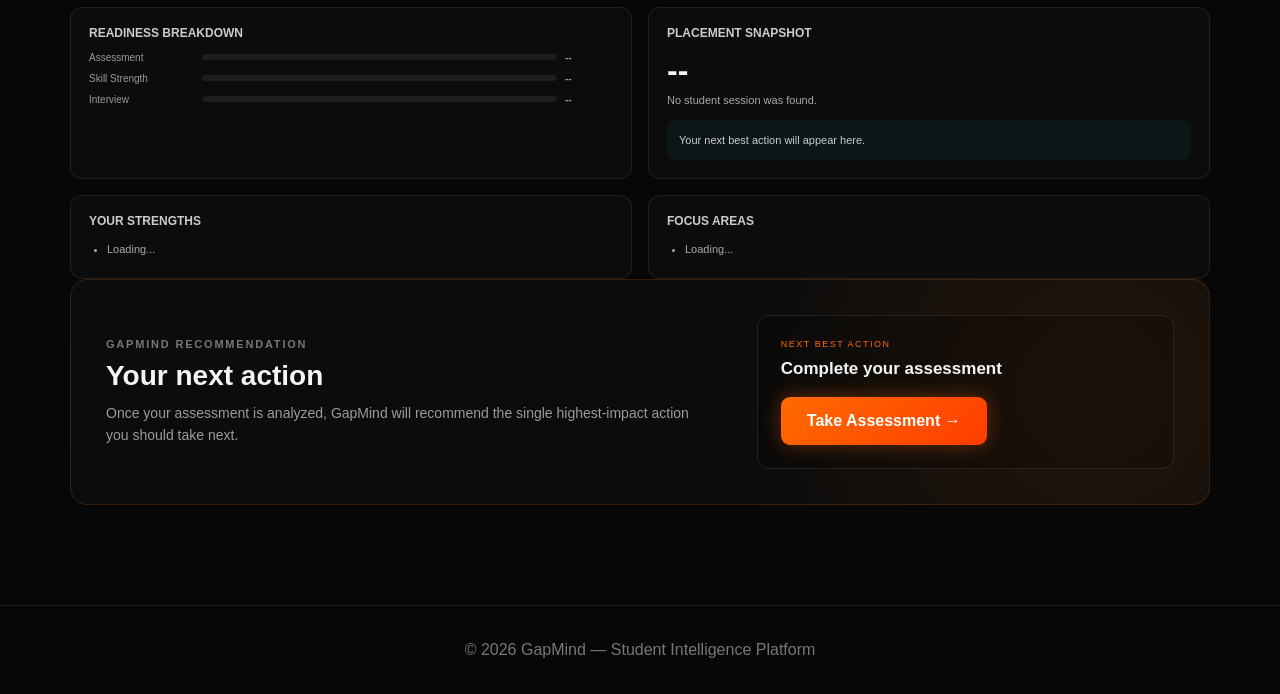
<file: frontend/placement.html>
<!DOCTYPE html>

<html lang="en">
<head>
<meta charset="utf-8"/>
<meta content="width=device-width, initial-scale=1.0" name="viewport"/>
<title>GapMind | Placement Roadmap</title>
<link href="style.css" rel="stylesheet"/>
<style>
            .intelligence-panel {
                margin-top: 24px;
                display: grid;
                grid-template-columns: 1fr 1fr;
                gap: 16px;
            }

            .intel-card {
                padding: 18px;
                border: 1px solid rgba(255,255,255,0.08);
                border-radius: 12px;
                background: rgba(255,255,255,0.025);
            }

            .intel-card h3 {
                margin: 0 0 12px;
                font-size: 12px;
                color: #ccc;
            }

            .intel-row {
                display: grid;
                grid-template-columns: 105px 1fr 48px;
                align-items: center;
                gap: 8px;
                margin: 10px 0;
                color: #999;
                font-size: 10px;
            }

            .intel-bar {
                height: 6px;
                border-radius: 99px;
                background: rgba(255,255,255,0.07);
                overflow: hidden;
            }

            .intel-fill {
                height: 100%;
                border-radius: 99px;
                background: #00d4ff;
            }

            .intel-score {
                font-size: 32px;
                font-weight: 700;
                margin: 5px 0;
            }

            .intel-status {
                font-size: 11px;
                color: #aaa;
            }

            .intel-list {
                margin: 0;
                padding-left: 18px;
                color: #aaa;
                font-size: 11px;
                line-height: 1.8;
            }

            .intel-action {
                margin-top: 14px;
                padding: 12px;
                border-radius: 9px;
                background: rgba(0,212,255,0.05);
                color: #ccc;
                font-size: 11px;
                line-height: 1.5;
            }

            @media (max-width: 760px) {
                .intelligence-panel {
                    grid-template-columns: 1fr;
                }
            }
        
/* ===== PHASE 3 COMPANY PREPARATION ===== */
.phase3-section{display:none;margin-top:42px;padding:28px;border:1px solid rgba(255,255,255,.08);border-radius:18px;background:#0d0d0d;}
.phase3-head{display:flex;justify-content:space-between;gap:20px;align-items:flex-start;margin-bottom:22px;}
.phase3-head h2{margin:5px 0 8px;font-size:28px;}
.phase3-head p{color:#aaa;max-width:700px;margin:0;line-height:1.6;}
.phase3-progress-wrap{min-width:190px;text-align:right;}
.phase3-progress-bar{height:8px;background:#242424;border-radius:99px;overflow:hidden;margin:10px 0 6px;}
.phase3-progress-fill{height:100%;width:0%;background:#18c8c8;border-radius:99px;transition:width .3s;}
.phase3-grid{display:grid;grid-template-columns:repeat(2,minmax(0,1fr));gap:16px;}
.phase3-card{border:1px solid rgba(255,255,255,.08);border-radius:14px;padding:20px;background:#111;}
.phase3-card h3{margin:0 0 8px;}
.phase3-card p{color:#aaa;line-height:1.55;min-height:48px;}
.phase3-card .track-status{font-size:12px;color:#888;margin:12px 0;}
.phase3-card.completed{border-color:rgba(24,200,200,.45);}
.phase3-actions{display:flex;gap:10px;flex-wrap:wrap;margin-top:14px;}
.phase3-btn{border:1px solid #333;background:#181818;color:#fff;border-radius:9px;padding:9px 13px;cursor:pointer;}
.phase3-btn.primary{border-color:#18c8c8;background:rgba(24,200,200,.12);}
.phase3-panel{display:none;margin-top:14px;padding-top:14px;border-top:1px solid #292929;color:#cfcfcf;line-height:1.65;}
.phase3-panel.open{display:block;}
.phase3-panel h4{color:#fff;margin:10px 0 6px;}
.phase3-list{padding-left:20px;}
.phase3-quiz{margin-top:12px;}
.phase3-q{padding:12px;border:1px solid #292929;border-radius:10px;margin:10px 0;background:#0c0c0c;}
.phase3-q label{display:block;margin:8px 0;color:#bbb;cursor:pointer;}
.phase3-submit{margin-top:8px;}
@media(max-width:800px){.phase3-grid{grid-template-columns:1fr}.phase3-head{flex-direction:column}.phase3-progress-wrap{text-align:left;width:100%;}}
</style>
<style id="roadmap-click-fix">
.roadmap-clickable {
    cursor: pointer;
    transition: transform .2s ease, border-color .2s ease, box-shadow .2s ease;
}
.roadmap-clickable:hover {
    transform: translateY(-2px);
    border-color: rgba(255,117,24,.55);
    box-shadow: 0 12px 35px rgba(0,0,0,.22);
}
.roadmap-clickable:focus-visible {
    outline: 2px solid #ff7518;
    outline-offset: 4px;
}
.roadmap-modal {
    display:none;
    position:fixed;
    inset:0;
    z-index:9999;
    align-items:center;
    justify-content:center;
    padding:24px;
    background:rgba(0,0,0,.72);
    backdrop-filter:blur(6px);
}
.roadmap-modal.open { display:flex; }
.roadmap-modal-card {
    width:min(520px,100%);
    padding:28px;
    border:1px solid rgba(255,117,24,.35);
    border-radius:16px;
    background:#111;
    box-shadow:0 24px 80px rgba(0,0,0,.5);
}
.roadmap-modal-card h2 { margin:6px 0 10px; }
.roadmap-modal-card p { color:#aaa; line-height:1.6; font-size:13px; }
.roadmap-modal-card ul { color:#bbb; line-height:1.8; font-size:12px; }
.roadmap-modal-actions { display:flex; gap:10px; margin-top:20px; }
.roadmap-modal-actions button,
.roadmap-modal-actions a {
    border:1px solid rgba(255,117,24,.5);
    border-radius:8px;
    padding:10px 16px;
    background:#181818;
    color:#fff;
    text-decoration:none;
    cursor:pointer;
    font-size:12px;
}
.roadmap-modal-actions a {
    background:#ff7518;
    border-color:#ff7518;
}
</style>
<style id="phase2-learning-style">
.dsa-section{margin-top:38px}.topic-grid{display:grid;grid-template-columns:repeat(3,1fr);gap:16px;margin-top:22px}
.topic-card{padding:24px;text-align:left;border:1px solid rgba(255,255,255,.08);border-radius:14px;background:#111;color:#fff;cursor:pointer;transition:.2s}
.topic-card:hover{transform:translateY(-3px);border-color:rgba(255,117,24,.55)}.topic-card>span{color:#ff7518;font-size:11px;font-weight:700}
.topic-card h3{margin:9px 0 7px}.topic-card p{color:#999;font-size:12px;line-height:1.55;min-height:55px}.topic-card small{color:#777}
.topic-bar{height:5px;background:#242424;border-radius:10px;overflow:hidden;margin:16px 0 8px}.topic-bar i{display:block;width:0;height:100%;background:#ff7518;transition:.3s}
.topic-modal{display:none;position:fixed;inset:0;z-index:9999;align-items:center;justify-content:center;padding:20px;background:rgba(0,0,0,.82)}
.topic-modal.open{display:flex}.topic-modal-box{position:relative;width:min(850px,100%);max-height:90vh;overflow:auto;padding:30px;border:1px solid rgba(255,117,24,.35);border-radius:16px;background:#111}
.topic-close{position:absolute;right:18px;top:9px;border:0;background:none;color:#aaa;font-size:29px;cursor:pointer}.topic-tabs{display:flex;gap:7px;margin:22px 0 18px;flex-wrap:wrap}
.topic-tab{padding:9px 13px;border:1px solid rgba(255,255,255,.1);border-radius:8px;background:#171717;color:#aaa;cursor:pointer;font-size:11px}.topic-tab.active{background:#ff7518;color:#fff;border-color:#ff7518}
.topic-panel{color:#aaa;font-size:13px;line-height:1.7}.topic-panel h4{color:#fff;margin:18px 0 7px}.topic-panel h5{color:#ff7518;margin:15px 0 5px}.topic-panel ul{padding-left:20px}.topic-panel li{margin:5px 0}
.learning-card{padding:16px;margin:12px 0;border:1px solid rgba(255,255,255,.08);border-radius:10px;background:#161616}.learning-card strong{color:#fff}.learning-card p{margin:6px 0}
.algorithm-step{padding:11px 13px;margin:8px 0;border-left:2px solid #ff7518;background:#171717;border-radius:4px}
.code-box{padding:18px;background:#090909;border:1px solid rgba(255,255,255,.08);border-radius:10px;overflow:auto}.code-box pre{margin:0;color:#ddd;font-size:12px;line-height:1.6}
.problem-card{padding:16px;margin:12px 0;border:1px solid rgba(255,255,255,.08);border-radius:10px;background:#161616}.problem-card .difficulty{float:right;font-size:9px;padding:4px 7px;border-radius:10px;background:rgba(255,117,24,.12);color:#ff7518}
.mcq-card{padding:17px;margin:13px 0;border:1px solid rgba(255,255,255,.08);border-radius:10px;background:#161616}.mcq-card strong{display:block;color:#fff;margin-bottom:10px}.mcq-card label{display:block;margin:8px 0;color:#aaa;cursor:pointer}
.submit-topic{width:100%;margin-top:15px;padding:12px;border:0;border-radius:8px;background:#ff7518;color:#fff;font-weight:700;cursor:pointer}
.progress-box{text-align:right}.progress-box span{display:block;color:#777;font-size:9px;letter-spacing:1px}.progress-box strong{font-size:25px}
@media(max-width:850px){.topic-grid{grid-template-columns:repeat(2,1fr)}}@media(max-width:560px){.topic-grid{grid-template-columns:1fr}.topic-modal-box{padding:22px}}
</style>
<style id="phase2-open-style">
.phase2-highlight {
    animation: phase2Pulse 1.2s ease;
}
@keyframes phase2Pulse {
    0% { transform: translateY(8px); opacity: .65; }
    100% { transform: translateY(0); opacity: 1; }
}
</style>
</head>
<body>
<!-- NAVBAR -->
<nav>
<div class="logo">
            Gap<span>Mind</span>
</div>
<div class="nav-links">
<a href="dashboard.html">
                Dashboard
            </a>
<a href="assessment.html">
                Assessment
            </a>
<a class="active" href="placement.html">
                Placement
            </a>
<a href="interview.html">
                AI Interview
            </a>
<a class="login" href="index.html">
                Logout
            </a>
</div>
</nav>
<!-- PLACEMENT PAGE -->
<main class="placement-page">
<!-- HEADER -->
<section class="placement-header">
<div>
<div class="badge">
                    PLACEMENT INTELLIGENCE
                </div>
<h1>
                    Your Roadmap to
                    <span class="gradient-text">
                        Placement.
                    </span>
</h1>
<p>
                    GapMind turns your skill gaps into
                    an actionable preparation roadmap.
                    Instead of wondering what to study,
                    know exactly what comes next.
                </p>
</div>
<div class="readiness-card">
<span>
                    PLACEMENT READINESS
                </span>
<div class="readiness-score" id="readinessScore">
                    --
                </div>
<small id="readinessLabel">
                    Loading your readiness...
                </small>
</div>
</section>
<!-- TARGET ROLE -->
<section class="target-role-section">
<div>
<span class="card-label">
                    TARGET ROLE
                </span>
<h2>
                    Your target role
                </h2>
<p>
                    Your roadmap will be personalized
                    around the role you want to pursue.
                </p>
</div>
<div class="role-selector">
<span>
                    ROLE
                </span>
<strong>
                    Not selected yet
                </strong>
</div>
</section>
<!-- ROADMAP -->
<section class="roadmap-section">
<div class="section-heading">
<div>
<span class="card-label">
                        PREPARATION ROADMAP
                    </span>
<h2>
                        Your Placement Journey
                    </h2>
</div>
<span class="coming-soon">
                    PERSONALIZED BY AI
                </span>
</div>
<div class="roadmap">
<!-- PHASE 01 -->
<div class="roadmap-item roadmap-clickable" onclick="openRoadmapPhase(1)" onkeydown="handleRoadmapKey(event, 1)" role="button" tabindex="0">
<div class="roadmap-marker">
<span>
                            01
                        </span>
</div>
<div class="roadmap-content">
<div class="roadmap-top">
<div>
<span class="phase-label">
                                    PHASE 01
                                </span>
<h3>
                                    Build Your Foundation
                                </h3>
</div>
<span class="phase-status">
                                PENDING
                            </span>
</div>
<p>
                            Strengthen the core concepts
                            required for technical interviews.
                        </p>
<div class="roadmap-skills">
<span>
                                Programming
                            </span>
<span>
                                OOP
                            </span>
<span>
                                DBMS
                            </span>
<span>
                                Operating Systems
                            </span>
</div>
<div class="phase-progress">
<div class="phase-progress-bar">
<div style="width:0%">
</div>
</div>
<span>
                                0%
                            </span>
</div>
</div>
</div>
<!-- PHASE 02 -->
<div class="roadmap-item roadmap-clickable" onclick="openRoadmapPhase(2)" onkeydown="handleRoadmapKey(event, 2)" role="button" tabindex="0">
<div class="roadmap-marker purple-marker">
<span>
                            02
                        </span>
</div>
<div class="roadmap-content">
<div class="roadmap-top">
<div>
<span class="phase-label">
                                    PHASE 02
                                </span>
<h3>
                                    Master Problem Solving
                                </h3>
</div>
<span class="phase-status">
                                ACTIVE
                            </span>
</div>
<p>
                            Develop the ability to solve
                            coding problems efficiently.
                        </p>
<div class="roadmap-skills">
<span>
                                Arrays
                            </span>
<span>
                                Strings
                            </span>
<span>
                                Recursion
                            </span>
<span>
                                Trees
                            </span>
<span>
                                Graphs
                            </span>
</div>
<div class="phase-progress">
<div class="phase-progress-bar">
<div class="purple-progress" style="width:0%">
</div>
</div>
<span>
                                0%
                            </span>
</div>
</div>
</div>
<!-- PHASE 03 -->
<div class="roadmap-item roadmap-clickable" onclick="openRoadmapPhase(3)" onkeydown="handleRoadmapKey(event, 3)" role="button" tabindex="0">
<div class="roadmap-marker cyan-marker">
<span>
                            03
                        </span>
</div>
<div class="roadmap-content">
<div class="roadmap-top">
<div>
<span class="phase-label">
                                    PHASE 03
                                </span>
<h3>
                                    Company Preparation
                                </h3>
</div>
<span class="phase-status">
                                LOCKED
                            </span>
</div>
<p>
                            Prepare specifically for the
                            companies and roles you target.
                        </p>
<div class="roadmap-skills">
<span>
                                Aptitude
                            </span>
<span>
                                Coding
                            </span>
<span>
                                CS Fundamentals
                            </span>
<span>
                                Resume
                            </span>
</div>
<div class="phase-progress">
<div class="phase-progress-bar">
<div class="cyan-progress" style="width:0%">
</div>
</div>
<span>
                                0%
                            </span>
</div>
</div>
</div>
<!-- PHASE 04 -->
<div class="roadmap-item roadmap-clickable" onclick="openRoadmapPhase(4)" onkeydown="handleRoadmapKey(event, 4)" role="button" tabindex="0">
<div class="roadmap-marker orange-marker">
<span>
                            04
                        </span>
</div>
<div class="roadmap-content">
<div class="roadmap-top">
<div>
<span class="phase-label">
                                    PHASE 04
                                </span>
<h3>
                                    Interview Readiness
                                </h3>
</div>
<span class="phase-status">
                                LOCKED
                            </span>
</div>
<p>
                            Simulate real interviews and
                            eliminate your final weaknesses.
                        </p>
<div class="roadmap-skills">
<span>
                                Technical Interview
                            </span>
<span>
                                HR
                            </span>
<span>
                                Communication
                            </span>
<span>
                                Mock Interviews
                            </span>
</div>
<div class="phase-progress">
<div class="phase-progress-bar">
<div class="orange-progress" style="width:0%">
</div>
</div>
<span>
                                0%
                            </span>
</div>
</div>
</div>
</div>
</section>
<!-- PHASE 03 COMPANY PREPARATION -->
<section class="dsa-section" id="dsaPractice">
<div class="section-title">
<div>
<span class="card-label">PHASE 02</span>
<h2>Master Problem Solving</h2>
<p>Learn concepts, patterns, algorithms and code before testing yourself.</p>
</div>
<div class="progress-box">
<span>TOPICS MASTERED</span>
<strong id="dsaOverallProgress">0%</strong>
</div>
</div>
<p class="phase2-progress-note">Study the learning sections and practice the code problems. Only the <b>MCQ</b> counts as topic completion.</p>
<div class="topic-grid">
<button class="topic-card" onclick="openTopic('Arrays')"><span>01</span><h3>Arrays</h3><p>Fundamentals, searching, sorting, prefix sum, two pointers and sliding window.</p><div class="topic-bar"><i id="bar-Arrays"></i></div><small id="topic-Arrays">0 / 1 assessment</small></button>
<button class="topic-card" onclick="openTopic('Strings')"><span>02</span><h3>Strings</h3><p>Manipulation, hashing, palindrome, anagrams and sliding-window patterns.</p><div class="topic-bar"><i id="bar-Strings"></i></div><small id="topic-Strings">0 / 1 assessment</small></button>
<button class="topic-card" onclick="openTopic('Recursion')"><span>03</span><h3>Recursion</h3><p>Base cases, recursion trees, subsequences and backtracking.</p><div class="topic-bar"><i id="bar-Recursion"></i></div><small id="topic-Recursion">0 / 1 assessment</small></button>
<button class="topic-card" onclick="openTopic('Trees')"><span>04</span><h3>Trees</h3><p>Binary trees, BSTs, traversals, depth and interview problems.</p><div class="topic-bar"><i id="bar-Trees"></i></div><small id="topic-Trees">0 / 1 assessment</small></button>
<button class="topic-card" onclick="openTopic('Graphs')"><span>05</span><h3>Graphs</h3><p>Representation, BFS, DFS, shortest paths and connectivity.</p><div class="topic-bar"><i id="bar-Graphs"></i></div><small id="topic-Graphs">0 / 1 assessment</small></button>
</div>
</section><section class="phase3-section" id="companyPreparation">
<div class="phase3-head">
<div>
<span class="phase-label">PHASE 03</span>
<h2>Company Preparation</h2>
<p>Prepare for the areas companies commonly evaluate: aptitude, coding, CS fundamentals and resume readiness. Study first, then complete each track assessment.</p>
</div>
<div class="phase3-progress-wrap">
<strong id="phase3ProgressText">0 / 4 tracks</strong>
<div class="phase3-progress-bar"><div class="phase3-progress-fill" id="phase3ProgressFill"></div></div>
<span id="phase3ProgressPercent">0%</span>
</div>
</div>
<div class="phase3-grid">
<article class="phase3-card" data-track="aptitude">
<span class="phase-label">01</span><h3>Aptitude</h3>
<p>Quantitative aptitude, logical reasoning and speed-based placement questions.</p>
<div class="track-status" id="status-aptitude">Not completed</div>
<div class="phase3-actions"><button class="phase3-btn" onclick="togglePhase3Panel('aptitude-learn')">📖 Study</button><button class="phase3-btn primary" onclick="togglePhase3Panel('aptitude-quiz')">📝 Assessment</button></div>
<div class="phase3-panel" id="aptitude-learn"><h4>What to study</h4><ul class="phase3-list"><li>Percentages, ratios, averages and profit &amp; loss.</li><li>Time &amp; work, time-speed-distance and simple probability.</li><li>Number series, syllogisms, coding-decoding and logical patterns.</li><li>Practice with a timer and eliminate options before calculating everything.</li></ul></div>
<div class="phase3-panel phase3-quiz" id="aptitude-quiz"><h4>Quick Assessment</h4><div class="phase3-q"><b>1. If 20% of a number is 40, what is the number?</b><label><input name="aptitude1" type="radio" value="0"/> 120</label><label><input name="aptitude1" type="radio" value="1"/> 200</label><label><input name="aptitude1" type="radio" value="0"/> 240</label></div><div class="phase3-q"><b>2. A train travels 120 km in 2 hours. Its average speed is:</b><label><input name="aptitude2" type="radio" value="0"/> 40 km/h</label><label><input name="aptitude2" type="radio" value="1"/> 60 km/h</label><label><input name="aptitude2" type="radio" value="0"/> 80 km/h</label></div><button class="phase3-btn primary phase3-submit" onclick="submitPhase3Quiz('aptitude',['aptitude1','aptitude2'],2)">Submit Assessment</button></div>
</article>
<article class="phase3-card" data-track="coding">
<span class="phase-label">02</span><h3>Coding</h3>
<p>Company-style coding practice focused on patterns, complexity and clean implementation.</p>
<div class="track-status" id="status-coding">Not completed</div>
<div class="phase3-actions"><button class="phase3-btn" onclick="togglePhase3Panel('coding-learn')">📖 Study</button><button class="phase3-btn primary" onclick="togglePhase3Panel('coding-quiz')">📝 Assessment</button></div>
<div class="phase3-panel" id="coding-learn"><h4>What to study</h4><ul class="phase3-list"><li>Arrays, strings, hashing, two pointers and sliding window.</li><li>Stacks, queues, linked lists, trees and graphs.</li><li>Always state time and space complexity before finalizing a solution.</li><li>Practice edge cases: empty input, duplicates, one element and large input.</li></ul><h4>Practice set</h4><p>Two Sum · Reverse Array · Valid Parentheses · Binary Search · Maximum Subarray · BFS/DFS.</p></div>
<div class="phase3-panel phase3-quiz" id="coding-quiz"><h4>Quick Assessment</h4><div class="phase3-q"><b>1. Binary search on a sorted array runs in:</b><label><input name="coding1" type="radio" value="0"/> O(n)</label><label><input name="coding1" type="radio" value="1"/> O(log n)</label><label><input name="coding1" type="radio" value="0"/> O(n²)</label></div><div class="phase3-q"><b>2. Which structure is commonly used for BFS?</b><label><input name="coding2" type="radio" value="1"/> Queue</label><label><input name="coding2" type="radio" value="0"/> Stack</label><label><input name="coding2" type="radio" value="0"/> Heap only</label></div><button class="phase3-btn primary phase3-submit" onclick="submitPhase3Quiz('coding',['coding1','coding2'],2)">Submit Assessment</button></div>
</article>
<article class="phase3-card" data-track="cs">
<span class="phase-label">03</span><h3>CS Fundamentals</h3>
<p>Revise the core technical subjects that frequently appear in placement interviews.</p>
<div class="track-status" id="status-cs">Not completed</div>
<div class="phase3-actions"><button class="phase3-btn" onclick="togglePhase3Panel('cs-learn')">📖 Study</button><button class="phase3-btn primary" onclick="togglePhase3Panel('cs-quiz')">📝 Assessment</button></div>
<div class="phase3-panel" id="cs-learn"><h4>What to study</h4><ul class="phase3-list"><li>DBMS: keys, normalization, SQL, joins and transactions.</li><li>Operating Systems: processes, threads, scheduling, deadlocks and memory.</li><li>OOP: encapsulation, inheritance, polymorphism and abstraction.</li><li>Computer networks: OSI/TCP-IP, HTTP, DNS and common protocols.</li></ul></div>
<div class="phase3-panel phase3-quiz" id="cs-quiz"><h4>Quick Assessment</h4><div class="phase3-q"><b>1. Which SQL command is used to retrieve data?</b><label><input name="cs1" type="radio" value="1"/> SELECT</label><label><input name="cs1" type="radio" value="0"/> DELETE</label><label><input name="cs1" type="radio" value="0"/> ALTER</label></div><div class="phase3-q"><b>2. Which OOP concept hides internal implementation details?</b><label><input name="cs2" type="radio" value="0"/> Inheritance</label><label><input name="cs2" type="radio" value="1"/> Abstraction</label><label><input name="cs2" type="radio" value="0"/> Overloading</label></div><button class="phase3-btn primary phase3-submit" onclick="submitPhase3Quiz('cs',['cs1','cs2'],2)">Submit Assessment</button></div>
</article>
<article class="phase3-card" data-track="resume">
<span class="phase-label">04</span><h3>Resume</h3>
<p>Turn your projects, skills and achievements into a placement-ready one-page resume.</p>
<div class="track-status" id="status-resume">Not completed</div>
<div class="phase3-actions"><button class="phase3-btn" onclick="togglePhase3Panel('resume-learn')">📖 Study</button><button class="phase3-btn primary" onclick="togglePhase3Panel('resume-quiz')">📝 Assessment</button></div>
<div class="phase3-panel" id="resume-learn"><h4>Resume checklist</h4><ul class="phase3-list"><li>Keep it concise and tailored to the target role.</li><li>Use measurable impact for projects and achievements.</li><li>Include GitHub/LinkedIn and explain your strongest projects clearly.</li><li>Check spelling, consistency, dates and formatting before applying.</li></ul></div>
<div class="phase3-panel phase3-quiz" id="resume-quiz"><h4>Quick Assessment</h4><div class="phase3-q"><b>1. A strong project bullet should preferably include:</b><label><input name="resume1" type="radio" value="1"/> Action + what you built + measurable result</label><label><input name="resume1" type="radio" value="0"/> Only the project title</label><label><input name="resume1" type="radio" value="0"/> A long paragraph of responsibilities</label></div><div class="phase3-q"><b>2. For most student placement resumes, the best default is:</b><label><input name="resume2" type="radio" value="1"/> Clear, concise and role-focused</label><label><input name="resume2" type="radio" value="0"/> As many pages as possible</label><label><input name="resume2" type="radio" value="0"/> Only academic marks</label></div><button class="phase3-btn primary phase3-submit" onclick="submitPhase3Quiz('resume',['resume1','resume2'],2)">Submit Assessment</button></div>
</article>
</div>
</section>
<!-- PLACEMENT INTELLIGENCE -->
<section class="intelligence-panel">
<div class="intel-card">
<h3>READINESS BREAKDOWN</h3>
<div class="intel-row">
<span>Assessment</span>
<div class="intel-bar">
<div class="intel-fill" id="assessmentFill" style="width:0%"></div>
</div>
<strong id="assessmentValue">--</strong>
</div>
<div class="intel-row">
<span>Skill Strength</span>
<div class="intel-bar">
<div class="intel-fill" id="skillFill" style="width:0%"></div>
</div>
<strong id="skillValue">--</strong>
</div>
<div class="intel-row">
<span>Interview</span>
<div class="intel-bar">
<div class="intel-fill" id="interviewFill" style="width:0%"></div>
</div>
<strong id="interviewValue">--</strong>
</div>
</div>
<div class="intel-card">
<h3>PLACEMENT SNAPSHOT</h3>
<div class="intel-score" id="intelScore">
                    --
                </div>
<div class="intel-status" id="intelStatus">
                    Complete an assessment to calculate readiness.
                </div>
<div class="intel-action" id="intelAction">
                    Your next best action will appear here.
                </div>
</div>
<div class="intel-card">
<h3>YOUR STRENGTHS</h3>
<ul class="intel-list" id="strengthList">
<li>Loading...</li>
</ul>
</div>
<div class="intel-card">
<h3>FOCUS AREAS</h3>
<ul class="intel-list" id="weaknessList">
<li>Loading...</li>
</ul>
</div>
</section>
<!-- NEXT ACTION -->
<section class="placement-next">
<div>
<span class="card-label">
                    GAPMIND RECOMMENDATION
                </span>
<h2>
                    Your next action
                </h2>
<p>
                    Once your assessment is analyzed,
                    GapMind will recommend the single
                    highest-impact action you should
                    take next.
                </p>
</div>
<div class="next-action-box">
<span>
                    NEXT BEST ACTION
                </span>
<strong>
                    Complete your assessment
                </strong>
<a class="primary-btn" href="assessment.html">
                    Take Assessment →
                </a>
</div>
</section>
</main>
<!-- PHASE 02 - MASTER PROBLEM SOLVING -->

<div class="topic-modal" id="topicModal">
<div class="topic-modal-box">
<button class="topic-close" onclick="closeTopic()">×</button>
<span class="card-label" id="topicLabel">TOPIC</span>
<h2 id="topicTitle"></h2>
<p id="topicIntro"></p>
<div class="topic-tabs">
<button class="topic-tab active" onclick="showTopicTab('learn',this)">📖 Learn</button>
<button class="topic-tab" onclick="showTopicTab('patterns',this)">🧠 Patterns</button>
<button class="topic-tab" onclick="showTopicTab('algorithms',this)">⚙️ Algorithms</button>
<button class="topic-tab" onclick="showTopicTab('code',this)">💻 Code</button>
<button class="topic-tab" onclick="showTopicTab('mcq',this)">📝 MCQ</button>
<button class="topic-tab" onclick="showTopicTab('interview',this)">🎯 Interview</button>
</div>
<div class="topic-panel" id="topic-learn"></div>
<div class="topic-panel" id="topic-patterns" style="display:none"></div>
<div class="topic-panel" id="topic-algorithms" style="display:none"></div>
<div class="topic-panel" id="topic-code" style="display:none"></div>
<div class="topic-panel" id="topic-mcq" style="display:none"></div>
<div class="topic-panel" id="topic-interview" style="display:none"></div>
</div>
</div>
<footer>

        © 2026 GapMind — Student Intelligence Platform

    </footer>
<script>

        /*
         * Placement Intelligence
         *
         * Uses the existing localStorage session and the
         * existing backend APIs when available.
         * If interview data is not available yet, it is
         * displayed as pending rather than inventing a score.
         */

        let placementData = {
            assessment: null,
            skills: [],
            interview: null
        };


        async function updatePlacementIntelligence() {

            const studentId =
                localStorage.getItem("student_id") ||
                localStorage.getItem("studentId") ||
                sessionStorage.getItem("student_id") ||
                sessionStorage.getItem("studentId");

            if (!studentId) {
                showPlacementEmpty();
                return;
            }

            try {

                /*
                 * These endpoints are intentionally requested
                 * only if they exist in the current backend.
                 */
                const assessmentResponse =
                    await fetch(
                        `http://127.0.0.1:5000/api/assessment-results/${studentId}`
                    );

                if (assessmentResponse.ok) {

                    const data =
                        await assessmentResponse.json();

                    placementData.assessment =
                        extractAssessment(data);
                }

            } catch (error) {
                console.log(
                    "Assessment data unavailable:",
                    error
                );
            }


            try {

                const gapResponse =
                    await fetch(
                        `http://127.0.0.1:5000/api/skill-gaps/${studentId}`
                    );

                if (gapResponse.ok) {

                    const data =
                        await gapResponse.json();

                    placementData.skills =
                        Array.isArray(data)
                            ? data
                            : (
                                data.skill_gaps ||
                                data.gaps ||
                                []
                            );
                }

            } catch (error) {
                console.log(
                    "Skill gap data unavailable:",
                    error
                );
            }


            try {

                const interviewScore =
                    localStorage.getItem(
                        "lastInterviewScore"
                    );

                if (interviewScore !== null) {
                    placementData.interview =
                        Number(interviewScore);
                }

            } catch (error) {
                console.log(
                    "Interview score unavailable:",
                    error
                );
            }


            renderPlacementIntelligence();
        }


        function extractAssessment(data) {

            const results =
                data.results ||
                data.assessment_results ||
                (
                    Array.isArray(data)
                        ? data
                        : []
                );

            if (!results.length) {
                return null;
            }

            return results[results.length - 1];
        }


        function renderPlacementIntelligence() {

            const assessment =
                Number(
                    placementData.assessment?.score
                );

            const skills =
                placementData.skills || [];

            const skillAverage =
                skills.length
                    ? skills.reduce(
                        (sum, item) =>
                            sum +
                            Number(
                                item.accuracy || 0
                            ),
                        0
                    ) / skills.length
                    : null;

            const interview =
                placementData.interview;


            setBar(
                "assessment",
                Number.isFinite(assessment)
                    ? assessment
                    : 0
            );

            setBar(
                "skill",
                skillAverage !== null
                    ? skillAverage
                    : 0
            );

            setBar(
                "interview",
                interview !== null &&
                Number.isFinite(interview)
                    ? interview
                    : 0
            );


            document.getElementById(
                "assessmentValue"
            ).textContent =
                Number.isFinite(assessment)
                    ? `${Math.round(assessment)}%`
                    : "--";


            document.getElementById(
                "skillValue"
            ).textContent =
                skillAverage !== null
                    ? `${Math.round(skillAverage)}%`
                    : "--";


            document.getElementById(
                "interviewValue"
            ).textContent =
                interview !== null &&
                Number.isFinite(interview)
                    ? `${Math.round(interview)}%`
                    : "--";


            /*
             * Weighted score:
             * Assessment 40%
             * Skill strength 35%
             * Interview 25%
             *
             * Missing interview data is excluded and the
             * remaining available components are normalized.
             */
            const components = [];

            if (Number.isFinite(assessment)) {
                components.push(
                    [assessment, 0.40]
                );
            }

            if (skillAverage !== null) {
                components.push(
                    [skillAverage, 0.35]
                );
            }

            if (
                interview !== null &&
                Number.isFinite(interview)
            ) {
                components.push(
                    [interview, 0.25]
                );
            }


            let readiness = null;

            if (components.length) {

                const weightTotal =
                    components.reduce(
                        (sum, item) =>
                            sum + item[1],
                        0
                    );

                readiness =
                    components.reduce(
                        (sum, item) =>
                            sum +
                            item[0] *
                            item[1],
                        0
                    ) / weightTotal;
            }


            const scoreElement =
                document.getElementById(
                    "readinessScore"
                );

            const intelScore =
                document.getElementById(
                    "intelScore"
                );

            const label =
                document.getElementById(
                    "readinessLabel"
                );

            const status =
                document.getElementById(
                    "intelStatus"
                );


            if (readiness === null) {

                scoreElement.textContent =
                    "--";

                intelScore.textContent =
                    "--";

                label.textContent =
                    "Complete your assessment";

                status.textContent =
                    "Not enough performance data yet.";

            } else {

                const rounded =
                    Math.round(readiness);

                scoreElement.textContent =
                    `${rounded}%`;

                intelScore.textContent =
                    `${rounded}%`;

                if (rounded >= 85) {

                    label.textContent =
                        "Placement Ready";

                    status.textContent =
                        "Strong placement readiness";

                } else if (rounded >= 70) {

                    label.textContent =
                        "Almost Ready";

                    status.textContent =
                        "Keep strengthening your weak areas";

                } else if (rounded >= 50) {

                    label.textContent =
                        "Needs Preparation";

                    status.textContent =
                        "Focused preparation recommended";

                } else {

                    label.textContent =
                        "Early Preparation";

                    status.textContent =
                        "Build your core skills first";
                }
            }


            renderStrengthsAndWeaknesses(
                skills
            );

            renderNextAction(
                assessment,
                skillAverage,
                interview,
                readiness
            );
        }


        function setBar(prefix, value) {

            const safe =
                Math.max(
                    0,
                    Math.min(
                        100,
                        Number(value) || 0
                    )
                );

            const fill =
                document.getElementById(
                    prefix + "Fill"
                );

            if (fill) {
                fill.style.width =
                    safe + "%";
            }
        }


        function renderStrengthsAndWeaknesses(
            skills
        ) {

            const strengths =
                document.getElementById(
                    "strengthList"
                );

            const weaknesses =
                document.getElementById(
                    "weaknessList"
                );


            if (!skills.length) {

                strengths.innerHTML =
                    "<li>Complete an assessment to identify strengths.</li>";

                weaknesses.innerHTML =
                    "<li>Complete an assessment to identify focus areas.</li>";

                return;
            }


            const sorted =
                [...skills].sort(
                    (a, b) =>
                        Number(b.accuracy || 0) -
                        Number(a.accuracy || 0)
                );


            strengths.innerHTML =
                sorted
                    .filter(
                        item =>
                            Number(
                                item.accuracy || 0
                            ) >= 70
                    )
                    .slice(0, 3)
                    .map(
                        item =>
                            `<li>${escapeHTML(
                                item.skill_name ||
                                "Skill"
                            )} — ${Math.round(
                                Number(
                                    item.accuracy || 0
                                )
                            )}%</li>`
                    )
                    .join("") ||
                "<li>No strong area identified yet.</li>";


            weaknesses.innerHTML =
                sorted
                    .slice()
                    .reverse()
                    .slice(0, 3)
                    .map(
                        item =>
                            `<li>${escapeHTML(
                                item.skill_name ||
                                "Skill"
                            )} — ${Math.round(
                                Number(
                                    item.accuracy || 0
                                )
                            )}%</li>`
                    )
                    .join("") ||
                "<li>No focus area identified yet.</li>";
        }


        function renderNextAction(
            assessment,
            skillAverage,
            interview,
            readiness
        ) {

            const action =
                document.getElementById(
                    "intelAction"
                );

            if (!action) return;


            if (
                skillAverage !== null &&
                skillAverage < 70
            ) {

                action.textContent =
                    "🎯 Prioritize your weakest technical skill and complete targeted practice before moving to advanced topics.";

            } else if (
                interview === null
            ) {

                action.textContent =
                    "🎤 Start the AI Interview Simulator to measure your communication and interview readiness.";

            } else if (
                interview < 70
            ) {

                action.textContent =
                    "💬 Practice structured interview answers and complete another mock interview.";

            } else if (
                readiness !== null &&
                readiness >= 85
            ) {

                action.textContent =
                    "🚀 You are in a strong position. Move to company-specific preparation and placement-level mock rounds.";

            } else {

                action.textContent =
                    "📚 Keep practicing your weaker areas and retake assessments to track improvement.";
            }
        }


        function showPlacementEmpty() {

            document.getElementById(
                "readinessScore"
            ).textContent = "--";

            document.getElementById(
                "intelScore"
            ).textContent = "--";

            document.getElementById(
                "readinessLabel"
            ).textContent =
                "Log in to view placement readiness.";

            document.getElementById(
                "intelStatus"
            ).textContent =
                "No student session was found.";
        }


        function escapeHTML(value) {

            return String(value)
                .replace(
                    /&/g,
                    "&amp;"
                )
                .replace(
                    /</g,
                    "&lt;"
                )
                .replace(
                    />/g,
                    "&gt;"
                )
                .replace(
                    /"/g,
                    "&quot;"
                )
                .replace(
                    /'/g,
                    "&#039;"
                );
        }


        document.addEventListener(
            "DOMContentLoaded",
            updatePlacementIntelligence
        );

    </script>
<div class="roadmap-modal" id="roadmapModal" onclick="closeRoadmapModal(event)">
<div class="roadmap-modal-card" onclick="event.stopPropagation()">
<span class="card-label" id="roadmapModalPhase">PHASE</span>
<h2 id="roadmapModalTitle">Roadmap Phase</h2>
<p id="roadmapModalDescription"></p>
<ul id="roadmapModalList"></ul>
<div class="roadmap-modal-actions">
<a href="#" id="roadmapModalLink" style="display:none;"></a>
<button onclick="closeRoadmapModal()" type="button">Close</button>
</div>
</div>
</div>
<script id="roadmap-click-script">
function openRoadmapPhase(phase) {
    // PHASE 02 is now unlocked and opens the actual learning section.
    if (Number(phase) === 2) {
        const modal = document.getElementById("roadmapModal");
        if (modal) modal.classList.remove("open");

        const section = document.getElementById("dsaPractice");
        if (section) {
            section.scrollIntoView({ behavior: "smooth", block: "start" });
            setTimeout(function () {
                section.classList.add("phase2-highlight");
                setTimeout(function () {
                    section.classList.remove("phase2-highlight");
                }, 1200);
            }, 500);
        }
        return;
    }

    // PHASE 04 is available only after all Phase 3 tracks are complete.
    if (Number(phase) === 4 && window.phase3Complete && !window.phase3Complete()) {
        alert("Complete all 4 Phase 3 tracks first.");
        return;
    }

    // PHASE 03 opens the actual Company Preparation module once Phase 2 is complete.
    if (Number(phase) === 3) {
        if (typeof phase2Complete === "function" && !phase2Complete()) {
            const p = getProgress();
            const done = TOPICS.filter(t => p[t] === true || Number(p[t] || 0) >= 1).length;
            alert("Complete all 5 Phase 2 topic MCQs first. Progress: " + done + "/5.");
            return;
        }
        const section = document.getElementById("companyPreparation");
        const modal = document.getElementById("roadmapModal");
        if (modal) modal.classList.remove("open");
        if (section) section.scrollIntoView({behavior:"smooth", block:"start"});
        return;
    }

    const data = {
        1: {
            phase: "PHASE 01",
            title: "Build Your Foundation",
            description: "Strengthen the core concepts required for technical interviews.",
            items: ["Programming", "OOP", "DBMS", "Operating Systems"],
            link: "assessment.html",
            linkText: "Take Assessment →"
        },
        2: {
            phase: "PHASE 02",
            title: "Master Problem Solving",
            description: "Develop the ability to solve coding problems efficiently.",
            items: ["Arrays", "Strings", "Recursion", "Trees", "Graphs"]
        },
        3: {
            phase: "PHASE 03",
            title: "Company Preparation",
            description: "Prepare specifically for the companies and roles you target.",
            items: ["Aptitude", "Coding", "CS Fundamentals", "Resume"]
        },
        4: {
            phase: "PHASE 04",
            title: "Interview Readiness",
            description: "Simulate real interviews and eliminate your final weaknesses.",
            items: ["Technical Interview", "HR", "Communication", "Mock Interviews"],
            link: "interview.html",
            linkText: "Start AI Interview →"
        }
    };

    const item = data[phase];
    if (!item) return;

    document.getElementById("roadmapModalPhase").textContent = item.phase;
    document.getElementById("roadmapModalTitle").textContent = item.title;
    document.getElementById("roadmapModalDescription").textContent = item.description;
    document.getElementById("roadmapModalList").innerHTML =
        item.items.map(x => `<li>${x}</li>`).join("");

    const link = document.getElementById("roadmapModalLink");
    if (item.link) {
        link.href = item.link;
        link.textContent = item.linkText;
        link.style.display = "inline-block";
    } else {
        link.style.display = "none";
    }

    document.getElementById("roadmapModal").classList.add("open");
}

function closeRoadmapModal(event) {
    if (event && event.target !== document.getElementById("roadmapModal")) return;
    document.getElementById("roadmapModal").classList.remove("open");
}

function handleRoadmapKey(event, phase) {
    if (event.key === "Enter" || event.key === " ") {
        event.preventDefault();
        openRoadmapPhase(phase);
    }
}

document.addEventListener("keydown", function(event) {
    if (event.key === "Escape") {
        const modal = document.getElementById("roadmapModal");
        if (modal) modal.classList.remove("open");
    }
});
</script>
<script id="phase2-learning-script">
const phase2Data = {'Arrays': {'intro': 'Arrays are the starting point for many placement problems. Learn the structure first, then recognize patterns instead of memorizing solutions.', 'learn': '<h4>1. Array Fundamentals</h4><p>An array stores elements in indexed positions, normally in contiguous memory. Accessing arr[i] is O(1).</p>\n<h4>2. Common Operations</h4><ul><li>Traversal: O(n)</li><li>Search in an unsorted array: O(n)</li><li>Binary search on sorted data: O(log n)</li><li>Insertion/deletion in the middle: O(n)</li></ul>\n<h4>3. Important Interview Ideas</h4><p>Watch for sorted arrays, subarrays, contiguous ranges, duplicates, target sums, maximum/minimum values and in-place operations.</p>', 'patterns': '<div class="learning-card"><strong>Two Pointers</strong><p>Use two indexes that move through the array. Common for sorted pair-sum, reversing and partitioning.</p></div>\n<div class="learning-card"><strong>Sliding Window</strong><p>Maintain a moving contiguous window instead of recomputing every subarray.</p></div>\n<div class="learning-card"><strong>Prefix Sum</strong><p>Precompute cumulative sums so range-sum queries can be answered quickly.</p></div>\n<div class="learning-card"><strong>Hashing</strong><p>Store values or frequencies in a hash table to turn many O(n²) lookups into O(n) average-time solutions.</p></div>', 'algorithms': '<h4>Binary Search</h4><div class="algorithm-step">1. Keep low and high boundaries.</div><div class="algorithm-step">2. Compute mid.</div><div class="algorithm-step">3. Compare the middle value with the target.</div><div class="algorithm-step">4. Discard the half that cannot contain the target.</div><div class="algorithm-step">5. Repeat until found or the range becomes empty.</div><p><b>Time:</b> O(log n), <b>Space:</b> O(1)</p>\n<h4>Kadane\'s Algorithm</h4><div class="algorithm-step">1. Keep current sum and best sum.</div><div class="algorithm-step">2. Add each element to current sum.</div><div class="algorithm-step">3. If starting fresh is better, reset current sum to the current element.</div><div class="algorithm-step">4. Update the best sum.</div><p><b>Time:</b> O(n), <b>Space:</b> O(1)</p>', 'code': '<h4>Problem: Two Sum</h4><p>Find two indexes whose values add to a target.</p><div class="code-box"><pre>vector&lt;int&gt; twoSum(vector&lt;int&gt;&amp; a, int target) {\n    unordered_map&lt;int,int&gt; seen;\n\n    for (int i = 0; i &lt; a.size(); i++) {\n        int need = target - a[i];\n\n        if (seen.count(need))\n            return {seen[need], i};\n\n        seen[a[i]] = i;\n    }\n    return {};\n}</pre></div><p><b>Complexity:</b> O(n) average time, O(n) space.</p>\n<div class="problem-card"><span class="difficulty">EASY</span><strong>Reverse an Array</strong><p>Reverse the array in-place using two pointers.</p></div>\n<div class="problem-card"><span class="difficulty">MEDIUM</span><strong>Maximum Subarray</strong><p>Use Kadane\'s algorithm to find the maximum possible contiguous sum.</p></div>\n<div class="problem-card"><span class="difficulty">MEDIUM</span><strong>Rotate Array</strong><p>Explore the reversal technique for O(n) time and O(1) extra space.</p></div>', 'mcq': [['You have a sorted array of 1 million values. Which search is most appropriate for a single exact-value lookup?', ['Binary search', 'Linear search only', 'Bubble sort', 'DFS'], 0], ['For the array [2,7,11,15] and target 9, what does a hash-map Two Sum solution find?', ['2 and 7', '7 and 11', '2 and 11', '11 and 15'], 0], ['Which pattern is most suitable for a fixed-size contiguous range?', ['Sliding window', 'DFS', 'BST insertion', 'Recursion only'], 0], ['What is the key benefit of prefix sums?', ['Fast range aggregation after preprocessing', 'Constant-time sorting', 'Removing all duplicates', 'Avoiding arrays'], 0], ["Kadane's algorithm solves which classic problem?", ['Maximum subarray sum', 'Shortest path', 'Tree traversal', 'String matching'], 0]], 'interview': ['Why is array indexing O(1)?', 'When would you choose a hash map instead of sorting?', 'Explain the difference between subarray and subsequence.', 'How can you rotate an array in O(n) time and O(1) space?']}, 'Strings': {'intro': 'String problems reward pattern recognition: frequency maps, two pointers, sliding windows and careful handling of indexes.', 'learn': '<h4>1. String Basics</h4><p>A string is a sequence of characters. Traversing n characters takes O(n).</p>\n<h4>2. Useful Tools</h4><ul><li>Character frequency array/map</li><li>Two pointers</li><li>Sliding window</li><li>Stack for bracket-like matching</li></ul>\n<h4>3. Common Traps</h4><p>Distinguish substring (contiguous) from subsequence (not necessarily contiguous). Pay attention to case, spaces and duplicate characters.</p>', 'patterns': '<div class="learning-card"><strong>Frequency Counting</strong><p>Count occurrences of each character to solve anagrams and duplicate-character problems.</p></div>\n<div class="learning-card"><strong>Two Pointers</strong><p>Move from both ends for palindrome and reversal problems.</p></div>\n<div class="learning-card"><strong>Sliding Window</strong><p>Expand and shrink a window to find longest/shortest valid substrings.</p></div>\n<div class="learning-card"><strong>Stack</strong><p>Useful for balanced parentheses and nested-character problems.</p></div>', 'algorithms': '<h4>Palindrome Check</h4><div class="algorithm-step">1. Set left to the first character and right to the last.</div><div class="algorithm-step">2. Compare s[left] and s[right].</div><div class="algorithm-step">3. If different, return false.</div><div class="algorithm-step">4. Move both inward until they meet.</div><p><b>Time:</b> O(n), <b>Space:</b> O(1)</p>\n<h4>Longest Substring Without Repeating Characters</h4><div class="algorithm-step">1. Keep a left boundary and a frequency/map.</div><div class="algorithm-step">2. Expand right one character at a time.</div><div class="algorithm-step">3. If a duplicate makes the window invalid, move left.</div><div class="algorithm-step">4. Record the largest valid window.</div><p><b>Time:</b> O(n) average with hashing.</p>', 'code': '<h4>Problem: Valid Palindrome</h4><div class="code-box"><pre>bool isPalindrome(string s) {\n    int l = 0, r = s.size() - 1;\n\n    while (l &lt; r) {\n        if (s[l] != s[r])\n            return false;\n        l++;\n        r--;\n    }\n    return true;\n}</pre></div>\n<div class="problem-card"><span class="difficulty">EASY</span><strong>Valid Anagram</strong><p>Compare character frequencies in two strings.</p></div>\n<div class="problem-card"><span class="difficulty">MEDIUM</span><strong>Longest Substring Without Repeating Characters</strong><p>Use a sliding window with a set or frequency map.</p></div>\n<div class="problem-card"><span class="difficulty">MEDIUM</span><strong>Group Anagrams</strong><p>Use a canonical key such as sorted characters or frequency counts.</p></div>', 'mcq': [['Which is a substring?', ['A contiguous part of a string', 'Characters chosen with arbitrary gaps', 'Only the first character', 'A sorted string'], 0], ['Which structure is useful for checking anagrams efficiently?', ['Frequency map', 'Queue only', 'Binary tree only', 'Graph'], 0], ['For a palindrome, which approach can use O(1) extra space?', ['Two pointers', 'Hash map only', 'BFS', 'Heap'], 0], ['A sliding window is especially useful for:', ['Contiguous substring constraints', 'Tree height only', 'Sorting linked lists', 'Graph edges'], 0], ['What is the usual traversal cost of a string of length n?', ['O(1)', 'O(log n)', 'O(n)', 'O(n²)'], 2]], 'interview': ['What is the difference between substring and subsequence?', 'How would you find the first non-repeating character?', 'Why is a frequency array sometimes better than a hash map?', 'Explain sliding window with a string example.']}, 'Recursion': {'intro': 'Recursion is a way to define a problem in terms of smaller versions of itself. It is the foundation of backtracking and many tree algorithms.', 'learn': '<h4>1. Anatomy of Recursion</h4><ul><li>Base case: the stopping condition.</li><li>Recursive case: reduces the problem.</li><li>Call stack: stores active calls.</li></ul>\n<h4>2. Recursion Tree</h4><p>Visualize each function call as a node. Branching tells you how many calls are created and helps estimate complexity.</p>\n<h4>3. Backtracking</h4><p>Choose → explore → undo. This is used for subsets, permutations, N-Queens and maze problems.</p>', 'patterns': '<div class="learning-card"><strong>Decrease and Conquer</strong><p>Reduce n to n-1, such as factorial or sum of first n numbers.</p></div>\n<div class="learning-card"><strong>Divide and Conquer</strong><p>Split into smaller independent parts, solve them and combine results. Merge sort is a classic example.</p></div>\n<div class="learning-card"><strong>Backtracking</strong><p>Make a choice, recursively explore it, then undo the choice before trying another option.</p></div>\n<div class="learning-card"><strong>Memoization</strong><p>Cache repeated recursive states to avoid recomputing the same subproblem.</p></div>', 'algorithms': '<h4>Generate All Subsequences</h4><div class="algorithm-step">1. At each index, choose to include the current element.</div><div class="algorithm-step">2. Recursively solve the remaining elements.</div><div class="algorithm-step">3. Undo the choice.</div><div class="algorithm-step">4. Choose to exclude the element and recurse again.</div><p>There are 2ⁿ possible subsequences.</p>', 'code': '<h4>Factorial</h4><div class="code-box"><pre>int factorial(int n) {\n    if (n &lt;= 1)\n        return 1;\n\n    return n * factorial(n - 1);\n}</pre></div>\n<h4>Backtracking Skeleton</h4><div class="code-box"><pre>void solve(int index) {\n    if (index == n) {\n        saveAnswer();\n        return;\n    }\n\n    choose(index);\n    solve(index + 1);\n    undo(index);\n\n    skip(index);\n    solve(index + 1);\n}</pre></div>\n<div class="problem-card"><span class="difficulty">EASY</span><strong>Power of a Number</strong><p>Implement xⁿ recursively.</p></div>\n<div class="problem-card"><span class="difficulty">MEDIUM</span><strong>Generate Subsets</strong><p>Use include/exclude recursion.</p></div>\n<div class="problem-card"><span class="difficulty">MEDIUM</span><strong>Generate Permutations</strong><p>Choose an unused element at each level and backtrack.</p></div>', 'mcq': [['What must every terminating recursive solution have?', ['A reachable base case', 'A queue', 'A graph', 'A database'], 0], ['Which structure stores active recursive calls?', ['Call stack', 'Queue', 'Heap', 'Hash table'], 0], ['How many subsequences can an n-element array have?', ['n', '2n', '2ⁿ', 'n²'], 2], ['Backtracking follows which basic idea?', ['Choose, explore, undo', 'Sort, delete, print', 'Hash, search, stop', 'Queue, pop, push'], 0], ['Memoization primarily reduces:', ['Repeated subproblem computation', 'Array indexing', 'Input size', 'Compiler time'], 0]], 'interview': ['What is the difference between recursion and iteration?', 'How do you identify a good base case?', 'Why can naive recursive Fibonacci be slow?', 'Explain backtracking using permutations.']}, 'Trees': {'intro': 'Trees model hierarchical data. Placement questions frequently test traversals, BST properties, recursion and complexity.', 'learn': '<h4>1. Tree Terminology</h4><ul><li>Root: top node.</li><li>Parent/child: direct hierarchy.</li><li>Leaf: node with no children.</li><li>Height: longest downward path measured by the chosen convention.</li></ul>\n<h4>2. Binary Tree</h4><p>Each node has at most two children.</p>\n<h4>3. Binary Search Tree</h4><p>For a valid BST, values in the left subtree are smaller and values in the right subtree are larger, subject to the duplicate convention used.</p>', 'patterns': '<div class="learning-card"><strong>DFS Traversals</strong><p>Preorder = Root-Left-Right, Inorder = Left-Root-Right, Postorder = Left-Right-Root.</p></div>\n<div class="learning-card"><strong>BFS / Level Order</strong><p>Use a queue to process nodes level by level.</p></div>\n<div class="learning-card"><strong>BST Search</strong><p>At every node, choose left or right based on comparison.</p></div>\n<div class="learning-card"><strong>Tree Recursion</strong><p>Many tree problems reduce to solving the left and right subtree and combining the answers.</p></div>', 'algorithms': '<h4>Inorder Traversal</h4><div class="algorithm-step">1. If node is null, return.</div><div class="algorithm-step">2. Traverse the left subtree.</div><div class="algorithm-step">3. Process the current node.</div><div class="algorithm-step">4. Traverse the right subtree.</div><p>Inorder traversal of a BST is sorted under the standard BST ordering.</p>\n<h4>Level Order Traversal</h4><div class="algorithm-step">1. Push root into a queue.</div><div class="algorithm-step">2. Pop one node and process it.</div><div class="algorithm-step">3. Push its children.</div><div class="algorithm-step">4. Continue until the queue is empty.</div>', 'code': '<h4>Inorder Traversal</h4><div class="code-box"><pre>void inorder(Node* root) {\n    if (root == NULL) return;\n\n    inorder(root-&gt;left);\n    cout &lt;&lt; root-&gt;data &lt;&lt; " ";\n    inorder(root-&gt;right);\n}</pre></div>\n<h4>Maximum Depth</h4><div class="code-box"><pre>int maxDepth(Node* root) {\n    if (root == NULL)\n        return 0;\n\n    return 1 + max(maxDepth(root-&gt;left),\n                   maxDepth(root-&gt;right));\n}</pre></div>\n<div class="problem-card"><span class="difficulty">EASY</span><strong>Maximum Depth of Binary Tree</strong><p>Return the maximum number of nodes on a root-to-leaf path.</p></div>\n<div class="problem-card"><span class="difficulty">MEDIUM</span><strong>Validate BST</strong><p>Use valid lower and upper bounds while traversing.</p></div>\n<div class="problem-card"><span class="difficulty">MEDIUM</span><strong>Lowest Common Ancestor</strong><p>Find the deepest node that is an ancestor of both targets.</p></div>', 'mcq': [['Root-Left-Right is which traversal?', ['Preorder', 'Inorder', 'Postorder', 'Level order'], 0], ['Which traversal of a standard BST produces sorted order?', ['Inorder', 'Preorder', 'Postorder', 'Level order'], 0], ['Which structure is natural for level-order traversal?', ['Queue', 'Stack', 'Hash map', 'Set only'], 0], ['A node with zero children is called:', ['Leaf', 'Root', 'Edge', 'Parent'], 0], ['Searching a balanced BST is typically:', ['O(log n)', 'O(n²)', 'O(2ⁿ)', 'O(1) always'], 0]], 'interview': ['Why does inorder traversal of a BST produce sorted values?', 'What is the difference between height and depth?', 'How would you validate a BST?', 'When is BFS preferable to DFS on a tree?']}, 'Graphs': {'intro': 'Graphs model relationships between objects. Learn representation first, then BFS/DFS, then shortest paths and connectivity.', 'learn': '<h4>1. Graph Terminology</h4><ul><li>Vertex: a node.</li><li>Edge: a connection.</li><li>Directed graph: edges have direction.</li><li>Undirected graph: edges have no direction.</li><li>Weighted graph: edges have costs/weights.</li></ul>\n<h4>2. Representations</h4><p>Adjacency list is usually efficient for sparse graphs. An adjacency matrix uses O(V²) space and gives O(1) direct edge lookup.</p>', 'patterns': '<div class="learning-card"><strong>BFS</strong><p>Queue-based traversal. Useful for unweighted shortest paths and level-by-level exploration.</p></div>\n<div class="learning-card"><strong>DFS</strong><p>Recursion or an explicit stack. Useful for components, cycle exploration and many connectivity tasks.</p></div>\n<div class="learning-card"><strong>Visited Array</strong><p>Prevents processing the same vertex repeatedly and avoids infinite traversal in cyclic graphs.</p></div>\n<div class="learning-card"><strong>Shortest Path Choice</strong><p>Unweighted graph → BFS. Non-negative weighted edges → Dijkstra is a common choice.</p></div>', 'algorithms': '<h4>BFS</h4><div class="algorithm-step">1. Mark the starting vertex visited and enqueue it.</div><div class="algorithm-step">2. Remove a vertex from the queue.</div><div class="algorithm-step">3. Visit each unvisited neighbour and enqueue it.</div><div class="algorithm-step">4. Repeat until the queue is empty.</div><p><b>Adjacency list complexity:</b> O(V+E)</p>\n<h4>DFS</h4><div class="algorithm-step">1. Mark the current vertex visited.</div><div class="algorithm-step">2. Visit each unvisited neighbour recursively or with a stack.</div><div class="algorithm-step">3. Continue until all reachable vertices are processed.</div>', 'code': '<h4>BFS Traversal</h4><div class="code-box"><pre>void bfs(int start) {\n    queue&lt;int&gt; q;\n    visited[start] = true;\n    q.push(start);\n\n    while (!q.empty()) {\n        int u = q.front();\n        q.pop();\n\n        for (int v : graph[u]) {\n            if (!visited[v]) {\n                visited[v] = true;\n                q.push(v);\n            }\n        }\n    }\n}</pre></div>\n<div class="problem-card"><span class="difficulty">EASY</span><strong>Number of Connected Components</strong><p>Run BFS/DFS from every unvisited vertex.</p></div>\n<div class="problem-card"><span class="difficulty">MEDIUM</span><strong>Shortest Path in an Unweighted Graph</strong><p>Use BFS and store distances.</p></div>\n<div class="problem-card"><span class="difficulty">MEDIUM</span><strong>Detect a Cycle</strong><p>Choose the appropriate BFS/DFS cycle-detection method for directed or undirected graphs.</p></div>', 'mcq': [['Which traversal uses a queue?', ['BFS', 'DFS', 'Binary search', 'Merge sort'], 0], ['Which traversal naturally uses a stack or recursion?', ['DFS', 'BFS', 'Counting sort', 'Binary search'], 0], ['An adjacency matrix for V vertices requires:', ['O(V²) space', 'O(V) space always', 'O(E) only', 'O(log V)'], 0], ['For shortest paths in an unweighted graph, the usual choice is:', ['BFS', 'DFS', 'Quick sort', 'Heap sort'], 0], ['Why is a visited array important in cyclic graphs?', ['It prevents repeated traversal', 'It sorts vertices', 'It removes edges', 'It reduces V to 1'], 0]], 'interview': ['Compare adjacency list and adjacency matrix.', 'Why does BFS find shortest paths in an unweighted graph?', 'How do you detect a cycle in an undirected graph?', 'What changes when a graph is directed?']}};
let currentTopic = "";

function progressData(){try{return JSON.parse(localStorage.getItem("gapmind_dsa_progress")||"{}")}catch(e){return {}}}

function updatePhase2Progress(){
  const p=progressData(), topics=Object.keys(phase2Data);
  let completed=0;
  topics.forEach(t=>{
    const done = p[t] === true || Number(p[t]||0) >= 1;
    const bar=document.getElementById("bar-"+t), label=document.getElementById("topic-"+t);
    if(bar) bar.style.width = done ? "100%" : "0%";
    if(label) label.textContent = done ? "1 / 1 assessment" : "0 / 1 assessment";
    if(done) completed++;
  });
  const el=document.getElementById("dsaOverallProgress");
  if(el) el.textContent=Math.round(completed/topics.length*100)+"%";
}

function openTopic(topic){
  currentTopic=topic;
  const d=phase2Data[topic];
  document.getElementById("topicLabel").textContent="PHASE 02 • "+topic.toUpperCase();
  document.getElementById("topicTitle").textContent=topic;
  document.getElementById("topicIntro").textContent=d.intro;
  document.getElementById("topic-learn").innerHTML=d.learn;
  document.getElementById("topic-patterns").innerHTML=d.patterns;
  document.getElementById("topic-algorithms").innerHTML=d.algorithms;
  document.getElementById("topic-code").innerHTML=d.code;
  document.getElementById("topic-interview").innerHTML=d.interview.map((x,i)=>`<div class="learning-card"><strong>${i+1}. ${x}</strong><p>Think through the approach, complexity and edge cases before checking your solution.</p></div>`).join("");
  document.getElementById("topic-mcq").innerHTML=d.mcq.map((q,i)=>`
    <div class="mcq-card">
      <strong>${i+1}. ${q[0]}</strong>
      ${q[1].map((o,j)=>`<label><input type="radio" name="mcq${i}" value="${j}"> ${String.fromCharCode(65+j)}) ${o}</label>`).join("")}
    </div>`).join("")+`<button class="submit-topic" onclick="submitTopic()">Submit ${topic} Test</button>`;
  showTopicTab("learn",document.querySelector(".topic-tab"));
  document.getElementById("topicModal").classList.add("open");
}

function showTopicTab(tab,btn){
  ["learn","patterns","algorithms","code","mcq","interview"].forEach(x=>{
    const el=document.getElementById("topic-"+x);
    if(el) el.style.display=x===tab?"block":"none";
  });
  document.querySelectorAll(".topic-tab").forEach(x=>x.classList.remove("active"));
  if(btn) btn.classList.add("active");
}

function submitTopic(){
  const qs=phase2Data[currentTopic].mcq;
  let score=0;
  for(let i=0;i<qs.length;i++){
    const a=document.querySelector(`input[name="mcq${i}"]:checked`);
    if(!a){alert("Please answer all 5 questions.");return;}
    if(Number(a.value)===qs[i][2]) score++;
  }
  const p=progressData();
  // The six tabs are learning/practice sections. Only the MCQ assessment counts toward topic completion.
  p[currentTopic] = true;
  localStorage.setItem("gapmind_dsa_progress",JSON.stringify(p));
  try {
    const scores = JSON.parse(localStorage.getItem("gapmind_dsa_mcq_scores") || "{}");
    scores[currentTopic] = score;
    localStorage.setItem("gapmind_dsa_mcq_scores", JSON.stringify(scores));
  } catch(e) {}
  updatePhase2Progress();
  closeTopic();
  alert(currentTopic+" test completed: "+score+"/5");
}

function closeTopic(){document.getElementById("topicModal").classList.remove("open");}

document.addEventListener("DOMContentLoaded",updatePhase2Progress);
</script>
<style id="phase2-tab-fix">
.topic-panel { display:none !important; }
.topic-panel.topic-visible { display:block !important; }
.topic-tab { position:relative; z-index:2; }
.topic-tabs { position:relative; z-index:3; }
</style>
<script id="phase2-tab-fix-script">
(function () {
  const TABS = ["learn","patterns","algorithms","code","mcq","interview"];

  window.showTopicTab = function(tab, btn) {
    TABS.forEach(function(name) {
      const panel = document.getElementById("topic-" + name);
      if (panel) {
        panel.classList.toggle("topic-visible", name === tab);
      }
    });

    document.querySelectorAll(".topic-tab").forEach(function(button) {
      button.classList.remove("active");
    });

    if (btn) btn.classList.add("active");
  };

  window.openTopic = function(topic) {
    window.currentTopic = topic;

    const data = typeof phase2Data !== 'undefined' && phase2Data[topic];
    if (!data) {
      console.error("No Phase 2 data found for:", topic);
      return;
    }

    const label = document.getElementById("topicLabel");
    const title = document.getElementById("topicTitle");
    const intro = document.getElementById("topicIntro");

    if (label) label.textContent = "PHASE 02 • " + topic.toUpperCase();
    if (title) title.textContent = topic;
    if (intro) intro.textContent = data.intro || "";

    const content = {
      learn: data.learn || "<p>Learning content coming soon.</p>",
      patterns: data.patterns || "<p>Pattern content coming soon.</p>",
      algorithms: data.algorithms || "<p>Algorithm content coming soon.</p>",
      code: data.code || "<p>Code examples coming soon.</p>"
    };

    Object.keys(content).forEach(function(name) {
      const panel = document.getElementById("topic-" + name);
      if (panel) panel.innerHTML = content[name];
    });

    const interviewPanel = document.getElementById("topic-interview");
    if (interviewPanel) {
      interviewPanel.innerHTML = (data.interview || []).map(function(q, i) {
        return '<div class="learning-card">' +
          '<strong>' + (i + 1) + '. ' + q + '</strong>' +
          '<p>Think through the approach, complexity and edge cases before checking your solution.</p>' +
          '</div>';
      }).join("");
    }

    const mcqPanel = document.getElementById("topic-mcq");
    if (mcqPanel) {
      mcqPanel.innerHTML = (data.mcq || []).map(function(q, i) {
        return '<div class="mcq-card">' +
          '<strong>' + (i + 1) + '. ' + q[0] + '</strong>' +
          q[1].map(function(option, j) {
            return '<label><input type="radio" name="mcq' + i +
              '" value="' + j + '"> ' +
              String.fromCharCode(65 + j) + ') ' + option + '</label>';
          }).join("") +
          '</div>';
      }).join("") +
      '<button class="submit-topic" onclick="submitTopic()">Submit ' +
      topic + ' Test</button>';
    }

    // Always open Learn first.
    const firstTab = document.querySelector(".topic-tab");
    window.showTopicTab("learn", firstTab);

    const modal = document.getElementById("topicModal");
    if (modal) modal.classList.add("open");
  };

  window.submitTopic = function() {
    const data = phase2Data[window.currentTopic];
    const qs = data.mcq || [];
    let score = 0;

    for (let i = 0; i < qs.length; i++) {
      const answer = document.querySelector(
        'input[name="mcq' + i + '"]:checked'
      );

      if (!answer) {
        alert("Please answer all " + qs.length + " questions.");
        return;
      }

      if (Number(answer.value) === qs[i][2]) score++;
    }

    let progress = {};
    try {
      progress = JSON.parse(
        localStorage.getItem("gapmind_dsa_progress") || "{}"
      );
    } catch (e) {}

    // Only the MCQ assessment counts as completion. Learn/Patterns/Algorithms/Code/Interview are study or practice.
    progress[window.currentTopic] = true;

    localStorage.setItem(
      "gapmind_dsa_progress",
      JSON.stringify(progress)
    );

    try {
      const scores = JSON.parse(localStorage.getItem("gapmind_dsa_mcq_scores") || "{}");
      scores[window.currentTopic] = score;
      localStorage.setItem("gapmind_dsa_mcq_scores", JSON.stringify(scores));
    } catch (e) {}

    if (typeof window.updatePhase2Progress === "function") {
      window.updatePhase2Progress();
    }

    if (typeof window.closeTopic === "function") {
      window.closeTopic();
    } else {
      const modal = document.getElementById("topicModal");
      if (modal) modal.classList.remove("open");
    }

    alert(window.currentTopic + " test completed: " + score + "/" + qs.length);
  };

  window.closeTopic = function() {
    const modal = document.getElementById("topicModal");
    if (modal) modal.classList.remove("open");
  };

  // Prevent any later script from leaving all panels visible/hidden incorrectly.
  document.addEventListener("DOMContentLoaded", function() {
    const tabs = document.querySelectorAll(".topic-tab");

    tabs.forEach(function(button, index) {
      button.addEventListener("click", function() {
        window.showTopicTab(TABS[index], button);
      });
    });

    // Do not force Code open. Learn is the default.
    window.showTopicTab("learn", tabs[0]);
  });
})();
</script>
<script id="phase2-card-click-fallback">
document.addEventListener("DOMContentLoaded", function () {
  document.querySelectorAll(".topic-card").forEach(function(card) {
    const onclick = card.getAttribute("onclick") || "";
    const match = onclick.match(/openTopic\(['"]([^'"]+)['"]\)/);
    if (!match) return;

    const topic = match[1];
    card.addEventListener("click", function (event) {
      // The inline onclick already calls openTopic; this fallback only runs
      // if the modal did not open.
      setTimeout(function () {
        const modal = document.getElementById("topicModal");
        if (modal && !modal.classList.contains("open")) {
          window.openTopic(topic);
        }
      }, 50);
    });
  });
});
</script>
<style id="array-problem-fix">
.problem-card { cursor:pointer; }
.problem-card:hover { transform: translateY(-2px); }
.problem-viewer {
  margin-top:18px; padding:22px; border:1px solid rgba(255,255,255,.12);
  border-radius:14px; background:rgba(255,255,255,.04);
}
.problem-viewer pre {
  overflow:auto; padding:16px; border-radius:10px;
  background:rgba(0,0,0,.25);
}
.problem-viewer .close-problem {
  float:right; cursor:pointer; border:0; background:transparent;
  color:inherit; font-size:20px;
}
</style>
<script id="array-problem-fix-script">
(function () {
  const ARRAY_PROBLEMS = {
    "Two Sum": {
      difficulty:"EASY",
      description:"Find two indexes whose values add up to a target.",
      approach:"Use a hash map to store previously seen values and check whether target - current value already exists.",
      code:`vector<int> twoSum(vector<int>& a, int target) {
    unordered_map<int,int> seen;

    for (int i = 0; i < a.size(); i++) {
        int need = target - a[i];

        if (seen.count(need))
            return {seen[need], i};

        seen[a[i]] = i;
    }
    return {};
}`,
      complexity:"O(n) average time, O(n) space."
    },
    "Reverse an Array": {
      difficulty:"EASY",
      description:"Reverse an array in-place using two pointers.",
      approach:"Keep one pointer at the beginning and one at the end. Swap the elements and move both pointers inward.",
      code:`void reverseArray(vector<int>& a) {
    int left = 0, right = a.size() - 1;

    while (left < right) {
        swap(a[left], a[right]);
        left++;
        right--;
    }
}`,
      complexity:"O(n) time, O(1) extra space."
    },
    "Maximum Subarray": {
      difficulty:"MEDIUM",
      description:"Find the maximum possible sum of a contiguous subarray.",
      approach:"Use Kadane's algorithm. At each position, decide whether to extend the current subarray or start a new one.",
      code:`int maxSubArray(vector<int>& a) {
    int current = a[0];
    int best = a[0];

    for (int i = 1; i < a.size(); i++) {
        current = max(a[i], current + a[i]);
        best = max(best, current);
    }

    return best;
}`,
      complexity:"O(n) time, O(1) extra space."
    },
    "Rotate Array": {
      difficulty:"MEDIUM",
      description:"Rotate an array efficiently using the reversal technique.",
      approach:"Reverse the whole array, then reverse the first k elements and finally reverse the remaining elements.",
      code:`void rotate(vector<int>& a, int k) {
    int n = a.size();
    k %= n;

    reverse(a.begin(), a.end());
    reverse(a.begin(), a.begin() + k);
    reverse(a.begin() + k, a.end());
}`,
      complexity:"O(n) time, O(1) extra space."
    }
  };

  function showProblem(name) {
    const p = ARRAY_PROBLEMS[name];
    if (!p) return;

    let viewer = document.getElementById("arrayProblemViewer");
    if (!viewer) {
      viewer = document.createElement("div");
      viewer.id = "arrayProblemViewer";
      const codePanel = document.getElementById("topic-code");
      if (codePanel) codePanel.appendChild(viewer);
    }

    viewer.className = "problem-viewer";
    viewer.innerHTML =
      '<button class="close-problem" onclick="closeArrayProblem()">×</button>' +
      '<span class="card-label">ARRAY PROBLEM</span>' +
      '<h3>' + name + '</h3>' +
      '<p><strong>' + p.difficulty + '</strong> — ' + p.description + '</p>' +
      '<h4>Approach</h4><p>' + p.approach + '</p>' +
      '<h4>Code</h4><pre><code>' + escapeHtml(p.code) + '</code></pre>' +
      '<p><strong>Complexity:</strong> ' + p.complexity + '</p>';

    viewer.scrollIntoView({behavior:"smooth", block:"nearest"});
  }

  function escapeHtml(text) {
    return text.replace(/&/g,"&amp;")
               .replace(/</g,"&lt;")
               .replace(/>/g,"&gt;");
  }

  window.closeArrayProblem = function () {
    const viewer = document.getElementById("arrayProblemViewer");
    if (viewer) viewer.remove();
  };

  window.openArrayProblem = showProblem;

  function wireArrayCards() {
    const codePanel = document.getElementById("topic-code");
    if (!codePanel) return;

    // Locate headings/text in the current Arrays Code panel and make the
    // corresponding problem card clickable without changing other topics.
    const names = Object.keys(ARRAY_PROBLEMS);
    const all = codePanel.querySelectorAll("*");

    names.forEach(function(name) {
      all.forEach(function(el) {
        if (el.children.length !== 0) return;
        if (el.textContent.trim() !== name) return;

        let card = el;
        for (let i=0; i<4 && card.parentElement; i++) {
          card = card.parentElement;
          if (card.classList.contains("problem-card") ||
              card.classList.contains("learning-card") ||
              card.classList.contains("code-card")) break;
        }

        card.classList.add("problem-card");
        card.setAttribute("data-array-problem", name);
        card.onclick = function(e) {
          e.preventDefault();
          e.stopPropagation();
          showProblem(name);
        };
      });
    });
  }

  // Run after topic content is rendered and whenever Code is opened.
  const oldShow = window.showTopicTab;
  if (typeof oldShow === "function" && !oldShow.__arrayProblemWrapped) {
    const wrapped = function(tab, btn) {
      const result = oldShow.apply(this, arguments);
      if (tab === "code") setTimeout(wireArrayCards, 0);
      return result;
    };
    wrapped.__arrayProblemWrapped = true;
    window.showTopicTab = wrapped;
  }

  document.addEventListener("DOMContentLoaded", function() {
    setTimeout(wireArrayCards, 100);
  });

  // Expose for manual use/debugging.
  window.wireArrayCards = wireArrayCards;
})();
</script>
<style id="phase2-all-problem-fix">
.problem-card {
  cursor: pointer !important;
  transition: transform .18s ease, box-shadow .18s ease;
}
.problem-card:hover {
  transform: translateY(-2px);
}
.phase2-problem-viewer {
  margin-top: 20px;
  padding: 22px;
  border: 1px solid rgba(255,255,255,.12);
  border-radius: 14px;
  background: rgba(255,255,255,.04);
}
.phase2-problem-viewer pre {
  white-space: pre-wrap;
  overflow-x: auto;
  padding: 16px;
  border-radius: 10px;
  background: rgba(0,0,0,.25);
}
.phase2-problem-viewer .problem-close {
  float: right;
  border: 0;
  background: transparent;
  color: inherit;
  font-size: 22px;
  cursor: pointer;
}
</style>
<script id="phase2-all-problem-fix">
(function () {
  function escapeHTML(value) {
    return String(value)
      .replace(/&/g, "&amp;")
      .replace(/</g, "&lt;")
      .replace(/>/g, "&gt;")
      .replace(/"/g, "&quot;")
      .replace(/'/g, "&#039;");
  }

  function cleanText(el) {
    return el ? el.textContent.trim() : "";
  }

  function getProblemTitle(card) {
    const strong = card.querySelector("strong");
    if (strong && cleanText(strong)) return cleanText(strong);

    const h = card.querySelector("h3,h4,h5");
    if (h && cleanText(h)) return cleanText(h);

    const clone = card.cloneNode(true);
    clone.querySelectorAll(".difficulty,.card-label,.badge,.tag").forEach(x => x.remove());
    return cleanText(clone).split("\n")[0].trim();
  }

  function openProblem(card, topic, codePanel) {
    const title = getProblemTitle(card);
    if (!title) return;

    // Remove an older viewer in this panel.
    const old = codePanel.querySelector(".phase2-problem-viewer");
    if (old) old.remove();

    const description = cleanText(card.querySelector("p"));
    const difficulty = cleanText(card.querySelector(".difficulty,.badge,.tag"));

    // Some existing cards have only a short description. We keep that original
    // content and provide a useful generic explanation rather than duplicating it.
    const viewer = document.createElement("div");
    viewer.className = "phase2-problem-viewer";

    viewer.innerHTML =
      '<button class="problem-close" type="button" aria-label="Close">×</button>' +
      '<span class="card-label">' + escapeHTML(topic.toUpperCase()) + ' • PROBLEM</span>' +
      '<h3>' + escapeHTML(title) + '</h3>' +
      (difficulty ? '<p><strong>' + escapeHTML(difficulty) + '</strong></p>' : '') +
      (description ? '<p>' + escapeHTML(description) + '</p>' : '') +
      '<h4>How to approach</h4>' +
      '<p>Understand the input and output first, identify the required pattern, ' +
      'then choose the data structure or algorithm that gives the required time and space complexity.</p>' +
      '<h4>Existing solution</h4>' +
      '<pre>' + escapeHTML(card.innerText.trim()) + '</pre>';

    viewer.querySelector(".problem-close").addEventListener("click", function () {
      viewer.remove();
    });

    codePanel.appendChild(viewer);
    viewer.scrollIntoView({ behavior: "smooth", block: "nearest" });
  }

  function wireTopicProblems() {
    const codePanel = document.getElementById("topic-code");
    const topic = window.currentTopic || document.getElementById("topicTitle")?.textContent || "";
    if (!codePanel || !topic) return;

    codePanel.querySelectorAll(".problem-card").forEach(function (card) {
      if (card.dataset.phase2ProblemWired === "1") return;

      card.dataset.phase2ProblemWired = "1";
      card.addEventListener("click", function (event) {
        event.preventDefault();
        event.stopPropagation();
        openProblem(card, topic, codePanel);
      });
    });
  }

  // The existing showTopicTab renders the selected topic's content.
  const originalShowTopicTab = window.showTopicTab;
  if (typeof originalShowTopicTab === "function" &&
      !originalShowTopicTab.__phase2GenericProblemFix) {
    const wrappedShowTopicTab = function (tab, btn) {
      const result = originalShowTopicTab.apply(this, arguments);
      if (tab === "code") {
        setTimeout(wireTopicProblems, 0);
        setTimeout(wireTopicProblems, 100);
      }
      return result;
    };
    wrappedShowTopicTab.__phase2GenericProblemFix = true;
    window.showTopicTab = wrappedShowTopicTab;
  }

  document.addEventListener("DOMContentLoaded", function () {
    setTimeout(wireTopicProblems, 300);
  });

  // Also expose it so the page can refresh handlers after dynamic rendering.
  window.wireTopicProblems = wireTopicProblems;
})();
</script>
<style id="phase-progression-fix">
.phase-unlocked .phase-status { color: #ff7a00 !important; }
.phase-unlocked { cursor: pointer; }
</style>
<script id="phase-progression-fix-script">
(function () {
  const TOPICS = ["Arrays", "Strings", "Recursion", "Trees", "Graphs"];

  function getProgress() {
    try { return JSON.parse(localStorage.getItem("gapmind_dsa_progress") || "{}"); }
    catch (e) { return {}; }
  }

  function phase2Complete() {
    const p = getProgress();
    return TOPICS.every(t => p[t] === true || Number(p[t] || 0) >= 1);
  }

  function updateRoadmap() {
    const items = document.querySelectorAll(".roadmap-item");
    if (items.length < 4) return;

    const phase2 = items[1];
    const phase3 = items[2];
    const phase4 = items[3];
    const complete = phase2Complete();

    // Keep Phase 2 progress synchronized with the five topic MCQs.
    const p = getProgress();
    const completed = TOPICS.filter(t => p[t] === true || Number(p[t] || 0) >= 1).length;
    const percent = Math.round(completed / TOPICS.length * 100);
    if (phase2) {
      const bar = phase2.querySelector(".purple-progress");
      const label = phase2.querySelector(".phase-progress span");
      if (bar) bar.style.width = percent + "%";
      if (label) label.textContent = percent + "%";
    }

    if (phase3) {
      const status = phase3.querySelector(".phase-status");
      if (status) status.textContent = complete ? "UNLOCKED" : "LOCKED";
      phase3.classList.toggle("phase-unlocked", complete);
      phase3.setAttribute("aria-disabled", complete ? "false" : "true");
      const companySection = document.getElementById("companyPreparation");
      if (companySection) companySection.style.display = complete ? "block" : "none";
    }

    // Phase 4 remains locked until Phase 3 is actually completed.
    if (phase4) {
      const status = phase4.querySelector(".phase-status");
      if (status) status.textContent = "LOCKED";
    }
  }

  const oldOpen = window.openRoadmapPhase;
  if (typeof oldOpen === "function" && !oldOpen.__progressionWrapped) {
    const wrapped = function (phase) {
      if (Number(phase) === 3 && !phase2Complete()) {
        const p = getProgress();
        const done = TOPICS.filter(t => p[t] === true || Number(p[t] || 0) >= 1).length;
        alert("Complete all 5 Phase 2 topic MCQs first. Progress: " + done + "/5.");
        return;
      }
      if (Number(phase) === 4 && !(window.phase3Complete && window.phase3Complete())) {
        alert("Complete all 4 Phase 3 tracks first.");
        return;
      }
      return oldOpen.apply(this, arguments);
    };
    wrapped.__progressionWrapped = true;
    window.openRoadmapPhase = wrapped;
  }

  document.addEventListener("DOMContentLoaded", function () {
    updateRoadmap();
    setTimeout(updateRoadmap, 250);
  });

  // Re-check after every Phase 2 assessment submission.
  const oldUpdate = window.updatePhase2Progress;
  if (typeof oldUpdate === "function" && !oldUpdate.__roadmapSync) {
    const wrappedUpdate = function () {
      const result = oldUpdate.apply(this, arguments);
      setTimeout(updateRoadmap, 0);
      return result;
    };
    wrappedUpdate.__roadmapSync = true;
    window.updatePhase2Progress = wrappedUpdate;
  }

  window.updateRoadmapPhaseProgress = updateRoadmap;
})();
</script>
<script id="phase3-company-script">
(function(){
  const TRACKS=['aptitude','coding','cs','resume'];
  const KEY='gapmind_phase3_progress';
  function getP(){try{return JSON.parse(localStorage.getItem(KEY)||'{}')}catch(e){return {}}}
  function saveP(p){localStorage.setItem(KEY,JSON.stringify(p));}
  window.togglePhase3Panel=function(id){const el=document.getElementById(id);if(!el)return;el.classList.toggle('open');};
  window.submitPhase3Quiz=function(track,names,total){
    const p=getP();
    if(p[track]){alert('This assessment is already completed.');return;}
    let score=0, answered=0;
    names.forEach(n=>{const a=document.querySelector('input[name="'+n+'"]:checked');if(a){answered++;score+=Number(a.value)||0;}});
    if(answered<names.length){alert('Please answer all questions before submitting.');return;}
    const percent=Math.round(score/total*100);
    p[track]={completed:true,score:score,total:total,percent:percent,completedAt:new Date().toISOString()};
    saveP(p); updatePhase3();
    alert('Assessment submitted: '+score+'/'+total+' ('+percent+'%).');
  };
  function updatePhase3(){
    const p=getP(); const done=TRACKS.filter(t=>p[t]&&p[t].completed).length; const pct=Math.round(done/TRACKS.length*100);
    const companySection=document.getElementById('companyPreparation');
    if(companySection){
      const phase2Done=(typeof window.phase2Complete === 'function') ? window.phase2Complete() : true;
      companySection.style.display=phase2Done ? 'block' : 'none';
    }
    const text=document.getElementById('phase3ProgressText'),fill=document.getElementById('phase3ProgressFill'),per=document.getElementById('phase3ProgressPercent');
    if(text)text.textContent=done+' / 4 tracks'; if(fill)fill.style.width=pct+'%'; if(per)per.textContent=pct+'%';
    TRACKS.forEach(t=>{const status=document.getElementById('status-'+t),card=document.querySelector('.phase3-card[data-track="'+t+'"]'); if(p[t]&&p[t].completed){if(status)status.textContent='Completed ✓  Score: '+p[t].score+'/'+p[t].total+' ('+p[t].percent+'%)'; if(card)card.classList.add('completed');} });
    updateRoadmapPhase3();
  }
  function phase3Complete(){const p=getP();return TRACKS.every(t=>p[t]&&p[t].completed);}
  function updateRoadmapPhase3(){
    const items=document.querySelectorAll('.roadmap-item'); if(items.length<4)return; const phase3=items[2],phase4=items[3];
    const done=TRACKS.filter(t=>{const p=getP();return p[t]&&p[t].completed}).length; const pct=Math.round(done/4*100);
    const bar=phase3.querySelector('.cyan-progress'),label=phase3.querySelector('.phase-progress span'),status=phase3.querySelector('.phase-status');
    const phase2Done=(typeof window.phase2Complete === 'function') ? window.phase2Complete() : true;
    if(bar)bar.style.width=pct+'%'; if(label)label.textContent=pct+'%'; if(status)status.textContent=!phase2Done?'LOCKED':(done===4?'COMPLETED':'UNLOCKED');
    if(phase4){const s=phase4.querySelector('.phase-status');s.textContent=phase3Complete()?'UNLOCKED':'LOCKED';phase4.classList.toggle('phase-unlocked',phase3Complete());}
  }
  window.phase3Complete=phase3Complete;
  document.addEventListener('DOMContentLoaded',()=>{updatePhase3();setTimeout(updatePhase3,300);});
})();
</script>
<!-- PHASE 4: INTERVIEW READINESS -->
<style>
#interviewReadiness{display:none;margin:48px auto 80px;max-width:1180px;padding:0 24px}
#interviewReadiness .phase4-head{display:flex;justify-content:space-between;align-items:flex-end;gap:20px;margin-bottom:24px}
#interviewReadiness .phase4-kicker{color:#ff7a18;font-size:12px;font-weight:800;letter-spacing:1.5px}
#interviewReadiness h2{margin:6px 0;font-size:32px;color:#fff}
#interviewReadiness .phase4-sub{color:#9ca3af;max-width:700px;line-height:1.6}
.phase4-progress-wrap{min-width:220px;text-align:right}
.phase4-progress-bar{height:8px;background:#272727;border-radius:20px;overflow:hidden;margin-top:8px}
#phase4ProgressFill{height:100%;width:0%;background:#ff7a18;border-radius:20px;transition:width .3s}
#phase4ProgressText{font-size:13px;color:#b7b7b7}
.phase4-grid{display:grid;grid-template-columns:repeat(2,minmax(0,1fr));gap:18px}
.phase4-card{background:#111;border:1px solid #292929;border-radius:18px;padding:24px;min-height:190px;transition:.2s}
.phase4-card:hover{border-color:#555;transform:translateY(-2px)}
.phase4-card.completed{border-color:#ff7a18}
.phase4-icon{font-size:26px;margin-bottom:12px}
.phase4-card h3{margin:0 0 8px;color:#fff;font-size:20px}
.phase4-card p{color:#9ca3af;line-height:1.55;margin:0 0 15px}
.phase4-list{margin:0 0 18px;padding-left:19px;color:#c7c7c7;line-height:1.7;font-size:14px}
.phase4-actions{display:flex;gap:10px;flex-wrap:wrap}
.phase4-btn{border:1px solid #3a3a3a;background:#1a1a1a;color:#fff;border-radius:10px;padding:10px 14px;cursor:pointer;text-decoration:none;font-size:13px}
.phase4-btn.primary{background:#ff7a18;border-color:#ff7a18;color:#111;font-weight:800}
.phase4-status{font-size:12px;color:#ff9b52;margin-top:12px;font-weight:700}
@media(max-width:800px){.phase4-grid{grid-template-columns:1fr}.phase4-head{flex-direction:column!important;align-items:flex-start!important}.phase4-progress-wrap{width:100%;text-align:left}}
</style>
<section id="interviewReadiness">
<div class="phase4-head">
<div>
<div class="phase4-kicker">PHASE 04 · INTERVIEW READINESS</div>
<h2>Turn preparation into confidence.</h2>
<p class="phase4-sub">Practice technical answers, HR questions, communication and realistic mock interviews before you face a real recruiter.</p>
</div>
<div class="phase4-progress-wrap">
<div id="phase4ProgressText">0 / 4 tracks</div>
<div class="phase4-progress-bar"><div id="phase4ProgressFill"></div></div>
</div>
</div>
<div class="phase4-grid">
<article class="phase4-card" data-track="technical">
<div class="phase4-icon">💻</div><h3>Technical Interview</h3>
<p>Prepare to explain DSA, DBMS, OS, OOP and project decisions clearly.</p>
<ul class="phase4-list"><li>Technical question bank</li><li>Project explanation practice</li><li>AI interview simulator</li></ul>
<div class="phase4-actions"><a class="phase4-btn primary" href="interview.html">Start AI Interview →</a><button class="phase4-btn" onclick="markPhase4('technical')">Mark Preparation Done</button></div>
<div class="phase4-status" id="phase4-status-technical">Not completed</div>
</article>
<article class="phase4-card" data-track="hr">
<div class="phase4-icon">🤝</div><h3>HR Interview</h3>
<p>Build natural, structured answers for the questions recruiters ask most often.</p>
<ul class="phase4-list"><li>Tell me about yourself</li><li>Strengths and weaknesses</li><li>Why should we hire you?</li></ul>
<div class="phase4-actions"><button class="phase4-btn primary" onclick="showPhase4Guide('HR Interview','Use STAR: Situation → Task → Action → Result. Keep answers specific and honest.')">Study HR Guide</button><button class="phase4-btn" onclick="markPhase4('hr')">Mark Preparation Done</button></div>
<div class="phase4-status" id="phase4-status-hr">Not completed</div>
</article>
<article class="phase4-card" data-track="communication">
<div class="phase4-icon">🗣️</div><h3>Communication</h3>
<p>Improve clarity, structure, confidence and the way you explain technical ideas.</p>
<ul class="phase4-list"><li>60-second introduction</li><li>Explain a project simply</li><li>Think aloud while solving</li></ul>
<div class="phase4-actions"><button class="phase4-btn primary" onclick="showPhase4Guide('Communication Practice','Answer out loud. Start with the main point, explain your reasoning, then finish with a concise conclusion.')">Practice Guide</button><button class="phase4-btn" onclick="markPhase4('communication')">Mark Preparation Done</button></div>
<div class="phase4-status" id="phase4-status-communication">Not completed</div>
</article>
<article class="phase4-card" data-track="mock">
<div class="phase4-icon">🎯</div><h3>Mock Interviews</h3>
<p>Simulate the pressure of a real placement round and identify your final weak areas.</p>
<ul class="phase4-list"><li>Timed interview rounds</li><li>Technical + HR mix</li><li>Final self-review</li></ul>
<div class="phase4-actions"><a class="phase4-btn primary" href="interview.html">Start Mock Round →</a><button class="phase4-btn" onclick="markPhase4('mock')">Mark Preparation Done</button></div>
<div class="phase4-status" id="phase4-status-mock">Not completed</div>
</article>
</div>
</section>
<script id="phase4-readiness-script">
(function(){
  const KEY='gapmind_phase4_progress';
  const TRACKS=['technical','hr','communication','mock'];
  function getP(){try{return JSON.parse(localStorage.getItem(KEY)||'{}')}catch(e){return {}}}
  function saveP(p){localStorage.setItem(KEY,JSON.stringify(p));}
  function phase3Done(){return typeof window.phase3Complete==='function' ? window.phase3Complete() : false;}
  function update(){
    const section=document.getElementById('interviewReadiness');
    const p=getP();
    const done=TRACKS.filter(t=>p[t]===true).length;
    const pct=Math.round(done/TRACKS.length*100);
    if(section) section.style.display=phase3Done()?'block':'none';
    const fill=document.getElementById('phase4ProgressFill'), text=document.getElementById('phase4ProgressText');
    if(fill) fill.style.width=pct+'%';
    if(text) text.textContent=done+' / 4 tracks'+(done===4?' · Phase 4 Complete ✓':'');
    TRACKS.forEach(t=>{
      const card=document.querySelector('.phase4-card[data-track="'+t+'"]'), st=document.getElementById('phase4-status-'+t);
      if(p[t]===true){if(card)card.classList.add('completed');if(st)st.textContent='Completed ✓';}
    });
    const items=document.querySelectorAll('.roadmap-item');
    if(items.length>=4){const item=items[3];const status=item.querySelector('.phase-status');const bar=item.querySelector('.orange-progress');const label=item.querySelector('.phase-progress span');
      if(status)status.textContent=!phase3Done()?'LOCKED':(done===4?'COMPLETED':'UNLOCKED');
      if(bar)bar.style.width=pct+'%'; if(label)label.textContent=pct+'%'; item.classList.toggle('phase-unlocked',phase3Done());
    }
  }
  window.markPhase4=function(track){const p=getP();p[track]=true;saveP(p);update();};
  window.showPhase4Guide=function(title,msg){alert(title+'\n\n'+msg);};
  const oldOpen=window.openRoadmapPhase;
  if(typeof oldOpen==='function' && !oldOpen.__phase4Wrapped){
    const wrapped=function(phase){
      if(Number(phase)===4 && !phase3Done()){alert('Complete all 4 Phase 3 tracks first.');return;}
      return oldOpen.apply(this,arguments);
    };
    wrapped.__phase4Wrapped=true; window.openRoadmapPhase=wrapped;
  }
  document.addEventListener('DOMContentLoaded',function(){update();setTimeout(update,350);});
})();
</script>
</body>
</html>
</file>
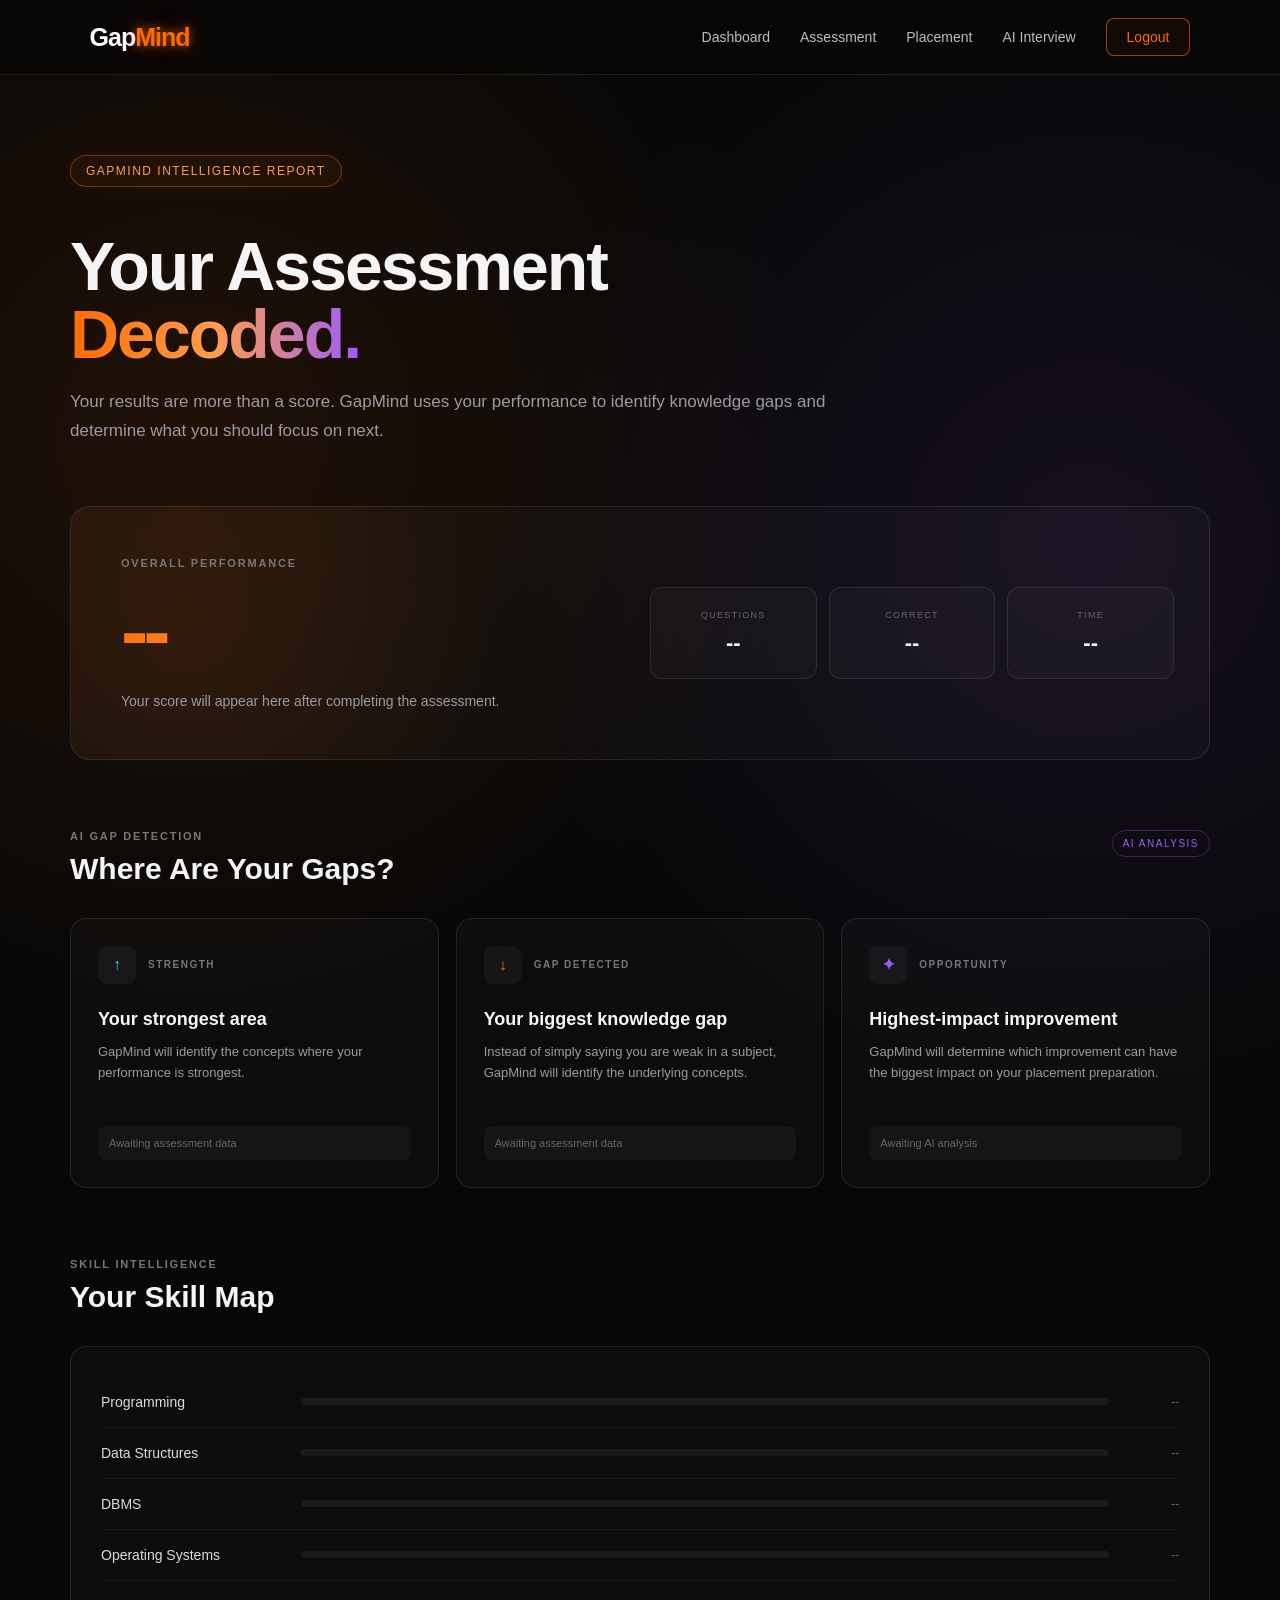
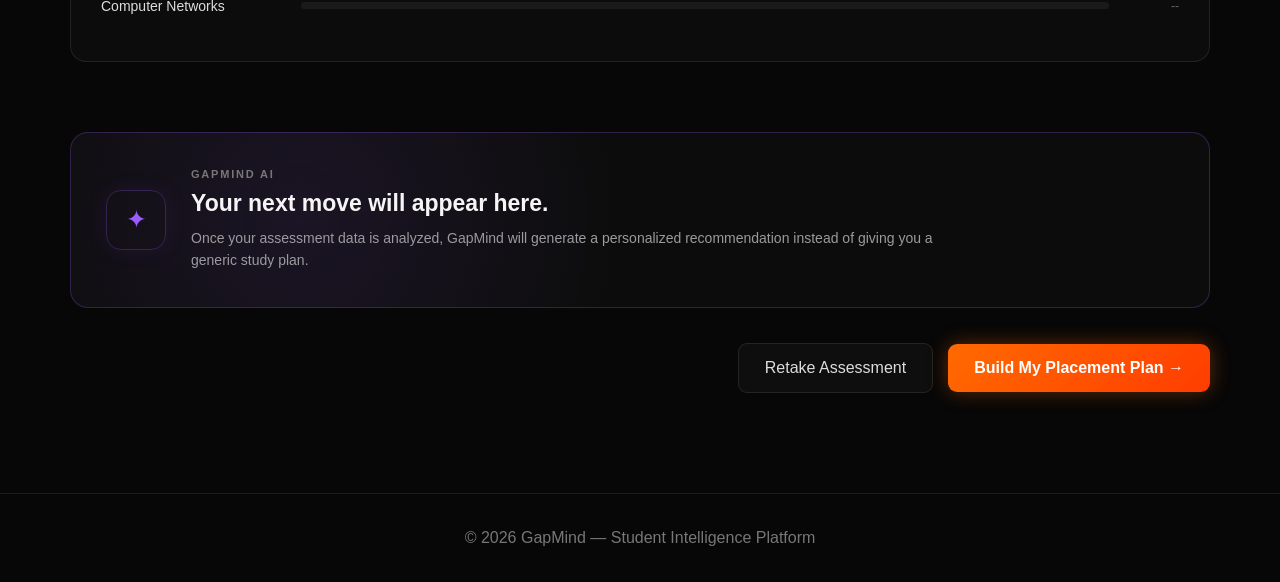
<file: frontend/results.html>
<!DOCTYPE html>
<html lang="en">

<head>

    <meta charset="UTF-8">

    <meta name="viewport"
          content="width=device-width, initial-scale=1.0">

    <title>GapMind | Skill Intelligence</title>

    <link rel="stylesheet" href="style.css">

</head>


<body>


    <!-- NAVBAR -->

    <nav>

        <div class="logo">
            Gap<span>Mind</span>
        </div>


        <div class="nav-links">

            <a href="dashboard.html">
                Dashboard
            </a>

            <a href="assessment.html">
                Assessment
            </a>

            <a href="placement.html">
                Placement
            </a>

            <a href="interview.html">
                AI Interview
            </a>

            <a href="index.html" class="login">
                Logout
            </a>

        </div>

    </nav>



    <!-- RESULTS -->

    <main class="results-page">


        <!-- HEADER -->

        <section class="results-header">

            <div class="badge">
                GAPMIND INTELLIGENCE REPORT
            </div>

            <h1>
                Your Assessment
                <span class="gradient-text">
                    Decoded.
                </span>
            </h1>

            <p>
                Your results are more than a score.
                GapMind uses your performance to identify
                knowledge gaps and determine what you should
                focus on next.
            </p>

        </section>



        <!-- SCORE OVERVIEW -->

        <section class="score-overview">


            <div class="score-main">

                <span class="card-label">
                    OVERALL PERFORMANCE
                </span>

                <div class="score-number">
                    --
                </div>

                <p>
                    Your score will appear here
                    after completing the assessment.
                </p>

            </div>



            <div class="score-stats">


                <div class="score-stat">

                    <span>
                        QUESTIONS
                    </span>

                    <strong>
                        --
                    </strong>

                </div>



                <div class="score-stat">

                    <span>
                        CORRECT
                    </span>

                    <strong>
                        --
                    </strong>

                </div>



                <div class="score-stat">

                    <span>
                        TIME
                    </span>

                    <strong>
                        --
                    </strong>

                </div>


            </div>

        </section>



        <!-- GAP ANALYSIS -->

        <section class="intelligence-section">


            <div class="section-heading">

                <div>

                    <span class="card-label">
                        AI GAP DETECTION
                    </span>

                    <h2>
                        Where Are Your Gaps?
                    </h2>

                </div>

                <span class="coming-soon">
                    AI ANALYSIS
                </span>

            </div>



            <div class="gap-grid">


                <!-- STRONG -->

                <div class="gap-card strong-gap">

                    <div class="gap-card-header">

                        <div class="gap-icon">
                            ↑
                        </div>

                        <span>
                            STRENGTH
                        </span>

                    </div>

                    <h3>
                        Your strongest area
                    </h3>

                    <p>
                        GapMind will identify the concepts
                        where your performance is strongest.
                    </p>

                    <div class="gap-placeholder">
                        Awaiting assessment data
                    </div>

                </div>



                <!-- WEAK -->

                <div class="gap-card weak-gap">

                    <div class="gap-card-header">

                        <div class="gap-icon">
                            ↓
                        </div>

                        <span>
                            GAP DETECTED
                        </span>

                    </div>

                    <h3>
                        Your biggest knowledge gap
                    </h3>

                    <p>
                        Instead of simply saying you are weak
                        in a subject, GapMind will identify the
                        underlying concepts.
                    </p>

                    <div class="gap-placeholder">
                        Awaiting assessment data
                    </div>

                </div>



                <!-- IMPROVEMENT -->

                <div class="gap-card improvement-gap">

                    <div class="gap-card-header">

                        <div class="gap-icon">
                            ✦
                        </div>

                        <span>
                            OPPORTUNITY
                        </span>

                    </div>

                    <h3>
                        Highest-impact improvement
                    </h3>

                    <p>
                        GapMind will determine which improvement
                        can have the biggest impact on your
                        placement preparation.
                    </p>

                    <div class="gap-placeholder">
                        Awaiting AI analysis
                    </div>

                </div>


            </div>

        </section>



        <!-- SKILL MAP -->

        <section class="intelligence-section">


            <div class="section-heading">

                <div>

                    <span class="card-label">
                        SKILL INTELLIGENCE
                    </span>

                    <h2>
                        Your Skill Map
                    </h2>

                </div>

            </div>



            <div class="skill-map">


                <div class="skill-row">

                    <div class="skill-name">
                        Programming
                    </div>

                    <div class="skill-bar">

                        <div
                            class="skill-progress"
                            style="width: 0%">
                        </div>

                    </div>

                    <div class="skill-score">
                        --
                    </div>

                </div>



                <div class="skill-row">

                    <div class="skill-name">
                        Data Structures
                    </div>

                    <div class="skill-bar">

                        <div
                            class="skill-progress purple-bar"
                            style="width: 0%">
                        </div>

                    </div>

                    <div class="skill-score">
                        --
                    </div>

                </div>



                <div class="skill-row">

                    <div class="skill-name">
                        DBMS
                    </div>

                    <div class="skill-bar">

                        <div
                            class="skill-progress cyan-bar"
                            style="width: 0%">
                        </div>

                    </div>

                    <div class="skill-score">
                        --
                    </div>

                </div>



                <div class="skill-row">

                    <div class="skill-name">
                        Operating Systems
                    </div>

                    <div class="skill-bar">

                        <div
                            class="skill-progress"
                            style="width: 0%">
                        </div>

                    </div>

                    <div class="skill-score">
                        --
                    </div>

                </div>



                <div class="skill-row">

                    <div class="skill-name">
                        Computer Networks
                    </div>

                    <div class="skill-bar">

                        <div
                            class="skill-progress purple-bar"
                            style="width: 0%">
                        </div>

                    </div>

                    <div class="skill-score">
                        --
                    </div>

                </div>


            </div>

        </section>



        <!-- AI INSIGHT -->

        <section class="ai-insight">


            <div class="ai-insight-icon">
                ✦
            </div>


            <div>

                <span class="card-label">
                    GAPMIND AI
                </span>

                <h2>
                    Your next move will appear here.
                </h2>

                <p>
                    Once your assessment data is analyzed,
                    GapMind will generate a personalized
                    recommendation instead of giving you
                    a generic study plan.
                </p>

            </div>


        </section>



        <!-- ACTIONS -->

        <section class="results-actions">

            <a
                href="assessment.html"
                class="secondary-btn"
            >
                Retake Assessment
            </a>


            <a
                href="placement.html"
                class="primary-btn"
            >
                Build My Placement Plan →
            </a>

        </section>


    </main>



    <footer>

        © 2026 GapMind — Student Intelligence Platform

    </footer>


</body>

</html>
</file>
<file: frontend/style.css>
* {
    margin: 0;
    padding: 0;
    box-sizing: border-box;
}


:root {

    --bg: #070707;
    --bg-secondary: #0d0d0f;

    --card: rgba(255, 255, 255, 0.045);

    --orange: #ff6a00;
    --orange-light: #ff9d4d;

    --purple: #9b5cff;
    --cyan: #00e5ff;

    --text: #f5f5f5;
    --muted: #9b9b9f;

    --border: rgba(255, 255, 255, 0.09);
}


body {

    font-family: Arial, Helvetica, sans-serif;

    background:

        radial-gradient(
            circle at 15% 20%,
            rgba(255, 106, 0, 0.10),
            transparent 30%
        ),

        radial-gradient(
            circle at 85% 25%,
            rgba(155, 92, 255, 0.10),
            transparent 30%
        ),

        var(--bg);

    color: var(--text);

    min-height: 100vh;

    overflow-x: hidden;
}


/* ================= NAVBAR ================= */

nav {

    height: 75px;

    display: flex;

    align-items: center;

    justify-content: space-between;

    padding: 0 7%;

    border-bottom: 1px solid var(--border);

    background: rgba(7, 7, 7, 0.75);

    backdrop-filter: blur(15px);

    position: sticky;

    top: 0;

    z-index: 100;
}


.logo {

    font-size: 25px;

    font-weight: 800;

    letter-spacing: -1px;

    color: white;
}


.logo span {

    color: var(--orange);

    text-shadow:
        0 0 10px rgba(255, 106, 0, 0.7),
        0 0 25px rgba(255, 106, 0, 0.4);
}


.nav-links {

    display: flex;

    align-items: center;

    gap: 30px;
}


.nav-links a {

    text-decoration: none;

    color: #bdbdbd;

    font-size: 14px;

    transition: 0.3s;
}


.nav-links a:hover {

    color: var(--orange);

    text-shadow:
        0 0 10px rgba(255, 106, 0, 0.6);
}


.login {

    padding: 10px 20px;

    border: 1px solid rgba(255, 106, 0, 0.6);

    border-radius: 8px;

    color: var(--orange) !important;

    background: rgba(255, 106, 0, 0.05);
}


/* ================= HERO ================= */

.hero {

    min-height: 720px;

    display: flex;

    align-items: center;

    justify-content: space-between;

    gap: 70px;

    padding: 100px 7%;

    position: relative;
}


.hero-content {

    max-width: 700px;

    z-index: 2;
}


.badge {

    display: inline-block;

    padding: 8px 15px;

    border-radius: 30px;

    border: 1px solid rgba(255, 106, 0, 0.4);

    background: rgba(255, 106, 0, 0.06);

    color: var(--orange-light);

    font-size: 12px;

    letter-spacing: 1.5px;

    margin-bottom: 25px;

    box-shadow:
        0 0 20px rgba(255, 106, 0, 0.08);
}


.hero h1 {

    font-size: clamp(48px, 6vw, 78px);

    line-height: 1;

    letter-spacing: -3px;

    margin-bottom: 30px;
}


.gradient-text {

    background:

        linear-gradient(
            90deg,
            var(--orange),
            var(--orange-light),
            var(--purple)
        );

    -webkit-background-clip: text;

    -webkit-text-fill-color: transparent;
}


.hero p {

    font-size: 18px;

    line-height: 1.7;

    color: var(--muted);

    max-width: 610px;

    margin-bottom: 35px;
}


/* ================= BUTTONS ================= */

.buttons {

    display: flex;

    gap: 15px;
}


.primary-btn {

    text-decoration: none;

    color: white;

    padding: 15px 26px;

    border-radius: 9px;

    font-weight: bold;

    background:

        linear-gradient(
            135deg,
            var(--orange),
            #ff3d00
        );

    box-shadow:
        0 0 20px rgba(255, 106, 0, 0.35);

    transition: 0.3s;
}


.primary-btn:hover {

    transform: translateY(-3px);

    box-shadow:
        0 0 30px rgba(255, 106, 0, 0.65);
}


.secondary-btn {

    text-decoration: none;

    color: #ddd;

    padding: 15px 26px;

    border-radius: 9px;

    border: 1px solid var(--border);

    background: rgba(255, 255, 255, 0.03);

    transition: 0.3s;
}


.secondary-btn:hover {

    border-color:
        rgba(0, 229, 255, 0.5);

    color: var(--cyan);

    box-shadow:
        0 0 20px rgba(0, 229, 255, 0.1);
}


/* ================= AI VISUAL ================= */

.ai-visual {

    width: 460px;

    height: 430px;

    position: relative;

    display: flex;

    align-items: center;

    justify-content: center;
}


.orb {

    width: 220px;

    height: 220px;

    border-radius: 50%;

    background:

        radial-gradient(
            circle at 35% 30%,
            #ffb066,
            #ff6a00 35%,
            #8d2cff 70%,
            #16001f
        );

    box-shadow:

        0 0 40px rgba(255, 106, 0, 0.45),

        0 0 100px rgba(155, 92, 255, 0.25);

    animation: float 5s ease-in-out infinite;
}


.orb::before {

    content: "";

    position: absolute;

    width: 290px;

    height: 290px;

    border-radius: 50%;

    border: 1px solid rgba(255, 106, 0, 0.25);

    animation: rotate 12s linear infinite;
}


.orb::after {

    content: "";

    position: absolute;

    width: 350px;

    height: 350px;

    border-radius: 50%;

    border: 1px dashed rgba(0, 229, 255, 0.18);

    animation: rotateReverse 18s linear infinite;
}


.floating-card {

    position: absolute;

    padding: 14px 18px;

    border-radius: 12px;

    border: 1px solid var(--border);

    background: rgba(15, 15, 17, 0.75);

    backdrop-filter: blur(12px);

    box-shadow:
        0 10px 30px rgba(0,0,0,0.4);
}


.card-one {

    top: 45px;

    left: 10px;

    color: var(--cyan);
}


.card-two {

    bottom: 45px;

    right: 0;

    color: var(--orange-light);
}


.card-three {

    top: 150px;

    right: -15px;

    color: var(--purple);
}


/* ================= FEATURES ================= */

.features {

    padding: 100px 7%;

    background: var(--bg-secondary);

    border-top: 1px solid var(--border);
}


.section-title {

    text-align: center;

    max-width: 700px;

    margin: auto auto 60px;
}


.section-title h2 {

    font-size: 42px;

    margin-bottom: 15px;
}


.section-title p {

    color: var(--muted);

    line-height: 1.6;
}


.feature-grid {

    display: grid;

    grid-template-columns:
        repeat(3, 1fr);

    gap: 22px;
}


.feature-card {

    padding: 30px;

    border-radius: 16px;

    border: 1px solid var(--border);

    background: var(--card);

    backdrop-filter: blur(10px);

    transition: 0.3s;
}


.feature-card:hover {

    transform: translateY(-7px);

    border-color:
        rgba(255, 106, 0, 0.4);

    box-shadow:
        0 15px 40px rgba(255, 106, 0, 0.08);
}


.feature-icon {

    font-size: 25px;

    margin-bottom: 20px;
}


.feature-card h3 {

    margin-bottom: 12px;
}


.feature-card p {

    color: var(--muted);

    line-height: 1.6;

    font-size: 15px;
}


/* ================= FOOTER ================= */

footer {

    padding: 35px 7%;

    text-align: center;

    border-top: 1px solid var(--border);

    color: #777;
}


/* ================= ANIMATIONS ================= */

@keyframes float {

    0%, 100% {
        transform: translateY(0);
    }

    50% {
        transform: translateY(-15px);
    }
}


@keyframes rotate {

    from {
        transform: rotate(0deg);
    }

    to {
        transform: rotate(360deg);
    }
}


@keyframes rotateReverse {

    from {
        transform: rotate(360deg);
    }

    to {
        transform: rotate(0deg);
    }
}


/* ================= MOBILE ================= */

@media (max-width: 950px) {

    .hero {

        flex-direction: column;

        text-align: center;

        padding-top: 70px;
    }


    .hero p {

        margin-left: auto;

        margin-right: auto;
    }


    .buttons {

        justify-content: center;
    }


    .ai-visual {

        transform: scale(0.85);
    }


    .feature-grid {

        grid-template-columns: 1fr;
    }


    .nav-links a:not(.login) {

        display: none;
    }
}
/* =====================================================
   ONBOARDING PAGE
===================================================== */


.onboarding-container {

    max-width: 1000px;

    margin: auto;

    padding: 90px 30px 100px;
}


.onboarding-header {

    max-width: 750px;

    margin-bottom: 60px;
}


.onboarding-header h1 {

    font-size: clamp(42px, 6vw, 65px);

    line-height: 1.05;

    letter-spacing: -2px;

    margin-bottom: 25px;
}


.onboarding-header p {

    color: var(--muted);

    font-size: 17px;

    line-height: 1.7;

    max-width: 650px;
}


/* FORM */

.profile-form {

    display: flex;

    flex-direction: column;

    gap: 25px;
}


.form-section {

    padding: 35px;

    border-radius: 18px;

    border: 1px solid var(--border);

    background: rgba(255,255,255,0.035);

    backdrop-filter: blur(12px);

    transition: 0.3s;
}


.form-section:hover {

    border-color:
        rgba(255,106,0,0.25);

}


.section-heading {

    display: flex;

    align-items: flex-start;

    gap: 18px;

    margin-bottom: 30px;
}


.section-number {

    color: var(--orange);

    font-size: 13px;

    font-weight: bold;

    letter-spacing: 1px;

    padding-top: 5px;
}


.section-heading h2 {

    font-size: 22px;

    margin-bottom: 7px;
}


.section-heading p {

    color: var(--muted);

    font-size: 14px;
}


/* INPUT GRID */

.form-grid {

    display: grid;

    grid-template-columns: repeat(2, 1fr);

    gap: 25px;
}


.input-group {

    display: flex;

    flex-direction: column;

    gap: 9px;
}


.input-group label {

    color: #d8d8d8;

    font-size: 14px;

    font-weight: 600;
}


.input-group input,
.input-group select {

    width: 100%;

    padding: 14px 16px;

    background: rgba(0,0,0,0.35);

    border: 1px solid rgba(255,255,255,0.10);

    border-radius: 9px;

    color: white;

    outline: none;

    font-size: 14px;

    transition: 0.3s;
}


.input-group input::placeholder {

    color: #666;
}


.input-group input:focus,
.input-group select:focus {

    border-color: var(--orange);

    box-shadow:
        0 0 15px rgba(255,106,0,0.12);
}


.input-group select option {

    background: #111;

    color: white;
}


/* SKILLS */

.skills-container {

    display: flex;

    flex-wrap: wrap;

    gap: 12px;
}


.skill-option {

    cursor: pointer;
}


.skill-option input {

    display: none;
}


.skill-option span {

    display: block;

    padding: 11px 18px;

    border-radius: 9px;

    border: 1px solid rgba(255,255,255,0.10);

    background: rgba(255,255,255,0.025);

    color: #aaa;

    font-size: 14px;

    transition: 0.25s;
}


.skill-option span:hover {

    border-color:
        rgba(255,106,0,0.5);

    color: white;
}


.skill-option input:checked + span {

    color: white;

    border-color: var(--orange);

    background:
        rgba(255,106,0,0.10);

    box-shadow:
        0 0 15px rgba(255,106,0,0.12);

}


/* SUBMIT */

.form-submit {

    display: flex;

    align-items: center;

    justify-content: space-between;

    gap: 25px;

    padding: 20px 5px;
}


.form-submit p {

    color: #777;

    font-size: 13px;

    max-width: 450px;

    line-height: 1.5;
}


.form-submit button {

    border: none;

    cursor: pointer;

    font-family: inherit;

    font-size: 14px;
}


/* MOBILE */

@media (max-width: 700px) {

    .onboarding-container {

        padding:
            60px 20px 80px;
    }


    .form-section {

        padding: 25px 20px;
    }


    .form-grid {

        grid-template-columns: 1fr;
    }


    .form-submit {

        flex-direction: column;

        align-items: stretch;
    }


    .form-submit button {

        text-align: center;
    }

}
/* =====================================================
   DASHBOARD
===================================================== */


.dashboard {

    max-width: 1250px;

    margin: auto;

    padding: 80px 30px 100px;
}


/* HEADER */

.dashboard-header {

    margin-bottom: 55px;
}


.dashboard-header h1 {

    font-size: clamp(42px, 6vw, 68px);

    line-height: 1;

    letter-spacing: -2px;

    margin: 20px 0;
}


.dashboard-header p {

    max-width: 620px;

    color: var(--muted);

    font-size: 17px;

    line-height: 1.7;
}


/* DASHBOARD GRID */

.dashboard-grid {

    display: grid;

    grid-template-columns:
        repeat(2, 1fr);

    gap: 22px;

    margin-bottom: 70px;
}


.dashboard-card {

    padding: 32px;

    min-height: 290px;

    border-radius: 18px;

    border: 1px solid var(--border);

    background:
        linear-gradient(
            145deg,
            rgba(255,255,255,0.055),
            rgba(255,255,255,0.015)
        );

    backdrop-filter: blur(15px);

    transition: 0.3s;

    position: relative;

    overflow: hidden;
}


.dashboard-card::before {

    content: "";

    position: absolute;

    width: 180px;

    height: 180px;

    border-radius: 50%;

    background: rgba(255,106,0,0.06);

    filter: blur(50px);

    right: -70px;

    top: -70px;
}


.dashboard-card:hover {

    transform: translateY(-6px);

    border-color:
        rgba(255,106,0,0.35);

    box-shadow:
        0 20px 50px rgba(0,0,0,0.35);
}


.large-card {

    grid-column: span 2;

    min-height: 310px;

    background:
        linear-gradient(
            135deg,
            rgba(255,106,0,0.09),
            rgba(155,92,255,0.04),
            rgba(255,255,255,0.02)
        );
}


.card-top {

    display: flex;

    align-items: flex-start;

    justify-content: space-between;

    margin-bottom: 30px;
}


.card-label {

    display: block;

    color: #777;

    font-size: 11px;

    font-weight: bold;

    letter-spacing: 1.8px;

    margin-bottom: 10px;
}


.dashboard-card h2 {

    font-size: 25px;

    margin-bottom: 15px;

    max-width: 500px;
}


.dashboard-card p {

    color: var(--muted);

    line-height: 1.6;

    max-width: 560px;

    margin-bottom: 25px;
}


/* ICONS */

.card-icon {

    width: 48px;

    height: 48px;

    border-radius: 12px;

    display: flex;

    align-items: center;

    justify-content: center;

    font-size: 23px;

    background: rgba(255,255,255,0.04);
}


.orange {

    color: var(--orange);

    border: 1px solid
        rgba(255,106,0,0.25);

    box-shadow:
        0 0 20px rgba(255,106,0,0.08);
}


.purple {

    color: var(--purple);

    border: 1px solid
        rgba(155,92,255,0.25);
}


.cyan {

    color: var(--cyan);

    border: 1px solid
        rgba(0,229,255,0.25);
}


.card-action {

    text-decoration: none;

    color: var(--orange-light);

    font-size: 14px;

    font-weight: bold;

    transition: 0.3s;
}


.card-action:hover {

    color: white;

    text-shadow:
        0 0 12px rgba(255,106,0,0.7);
}


.purple-text {

    color: var(--purple);
}


.cyan-text {

    color: var(--cyan);
}


/* CURRENT STATE */

.dashboard-section {

    margin-bottom: 70px;
}


.section-heading {

    display: flex;

    align-items: flex-end;

    justify-content: space-between;

    margin-bottom: 25px;
}


.section-heading h2 {

    font-size: 30px;
}


.coming-soon {

    font-size: 10px;

    letter-spacing: 1.5px;

    color: var(--purple);

    border: 1px solid
        rgba(155,92,255,0.3);

    padding: 7px 10px;

    border-radius: 20px;
}


.state-grid {

    display: grid;

    grid-template-columns:
        repeat(3, 1fr);

    gap: 18px;
}


.state-card {

    padding: 27px;

    border-radius: 15px;

    border: 1px solid var(--border);

    background: rgba(255,255,255,0.025);
}


.state-icon {

    color: var(--orange);

    font-size: 24px;

    display: block;

    margin-bottom: 20px;
}


.state-card h3 {

    margin-bottom: 10px;
}


.state-card p {

    color: var(--muted);

    font-size: 14px;

    line-height: 1.6;

    margin-bottom: 25px;
}


.empty-state {

    padding: 10px;

    border-radius: 7px;

    background: rgba(255,255,255,0.035);

    color: #666;

    font-size: 12px;
}


/* NEXT MOVE */

.next-move {

    min-height: 300px;

    padding: 45px;

    border-radius: 20px;

    border: 1px solid
        rgba(255,106,0,0.20);

    background:

        radial-gradient(
            circle at 80% 50%,
            rgba(255,106,0,0.10),
            transparent 30%
        ),

        radial-gradient(
            circle at 70% 80%,
            rgba(155,92,255,0.08),
            transparent 35%
        ),

        rgba(255,255,255,0.025);

    display: flex;

    align-items: center;

    justify-content: space-between;

    overflow: hidden;
}


.next-move-content {

    max-width: 650px;
}


.next-move h2 {

    font-size: 36px;

    line-height: 1.15;

    margin-bottom: 15px;
}


.next-move p {

    color: var(--muted);

    line-height: 1.6;

    margin-bottom: 25px;
}


.next-move-orb {

    width: 240px;

    height: 240px;

    display: flex;

    align-items: center;

    justify-content: center;
}


.small-orb {

    width: 130px;

    height: 130px;

    border-radius: 50%;

    background:

        radial-gradient(
            circle at 35% 30%,
            #ffb066,
            #ff6a00 40%,
            #812dff 75%,
            #16001f
        );

    box-shadow:

        0 0 35px rgba(255,106,0,0.45),

        0 0 80px rgba(155,92,255,0.25);

    animation: float 4s ease-in-out infinite;
}


/* DASHBOARD MOBILE */

@media (max-width: 800px) {

    .dashboard {

        padding:
            60px 20px 80px;
    }


    .dashboard-grid {

        grid-template-columns: 1fr;
    }


    .large-card {

        grid-column: span 1;
    }


    .state-grid {

        grid-template-columns: 1fr;
    }


    .next-move {

        flex-direction: column;

        align-items: flex-start;

        gap: 30px;

        padding: 30px;
    }


    .next-move-orb {

        align-self: center;
    }

}
/* =====================================================
   ASSESSMENT PAGE
===================================================== */


.assessment-page {

    max-width: 1200px;

    margin: auto;

    padding: 80px 30px 100px;
}


/* HEADER */

.assessment-header {

    display: flex;

    align-items: flex-end;

    justify-content: space-between;

    gap: 40px;

    margin-bottom: 65px;
}


.assessment-header h1 {

    font-size: clamp(44px, 6vw, 68px);

    line-height: 1;

    letter-spacing: -2px;

    margin: 20px 0;
}


.assessment-header p {

    max-width: 650px;

    color: var(--muted);

    font-size: 17px;

    line-height: 1.7;
}


.assessment-info {

    display: flex;

    gap: 12px;
}


.assessment-info div {

    min-width: 100px;

    padding: 18px;

    border: 1px solid var(--border);

    border-radius: 12px;

    background: rgba(255,255,255,0.03);

    text-align: center;
}


.assessment-info span {

    display: block;

    color: #666;

    font-size: 9px;

    letter-spacing: 1.5px;

    margin-bottom: 8px;
}


.assessment-info strong {

    font-size: 18px;
}


/* SECTION */

.assessment-selection {

    padding: 40px;

    border: 1px solid var(--border);

    border-radius: 20px;

    background:
        linear-gradient(
            145deg,
            rgba(255,255,255,0.045),
            rgba(255,255,255,0.015)
        );
}


.assessment-section-title {

    margin-bottom: 30px;
}


.assessment-section-title h2 {

    font-size: 28px;

    margin-bottom: 10px;
}


.assessment-section-title p {

    color: var(--muted);

    font-size: 14px;
}


/* SKILLS */

.assessment-skills {

    display: grid;

    grid-template-columns:
        repeat(2, 1fr);

    gap: 15px;
}


.assessment-skill {

    cursor: pointer;
}


.assessment-skill input {

    display: none;
}


.assessment-skill-content {

    display: flex;

    align-items: center;

    gap: 17px;

    padding: 20px;

    border-radius: 13px;

    border: 1px solid var(--border);

    background: rgba(255,255,255,0.02);

    transition: 0.25s;
}


.assessment-skill-content:hover {

    border-color:
        rgba(255,106,0,0.35);

    transform: translateY(-2px);
}


.assessment-skill input:checked
+ .assessment-skill-content {

    border-color: var(--orange);

    background:
        rgba(255,106,0,0.07);

    box-shadow:
        0 0 25px rgba(255,106,0,0.08);
}


.assessment-skill-icon {

    width: 45px;

    height: 45px;

    flex-shrink: 0;

    display: flex;

    align-items: center;

    justify-content: center;

    border-radius: 10px;

    font-weight: bold;

    font-size: 18px;
}


.assessment-skill-content h3 {

    font-size: 16px;

    margin-bottom: 5px;
}


.assessment-skill-content p {

    color: #777;

    font-size: 12px;
}


/* START */

.assessment-start {

    display: flex;

    align-items: center;

    justify-content: space-between;

    gap: 20px;

    margin-top: 35px;
}


.assessment-start p {

    color: #666;

    font-size: 12px;
}


.assessment-start button {

    border: none;

    cursor: pointer;

    font-family: inherit;
}


/* QUESTION */

.question-area {

    display: none;

    margin-top: 40px;

    padding: 40px;

    border-radius: 20px;

    border: 1px solid
        rgba(255,106,0,0.20);

    background:
        radial-gradient(
            circle at 80% 20%,
            rgba(255,106,0,0.08),
            transparent 30%
        ),

        rgba(255,255,255,0.025);
}


.question-area.show {

    display: block;

    animation:
        questionAppear 0.5s ease;
}


@keyframes questionAppear {

    from {

        opacity: 0;

        transform: translateY(15px);

    }

    to {

        opacity: 1;

        transform: translateY(0);

    }

}


.question-top {

    display: flex;

    justify-content: space-between;

    gap: 30px;

    margin-bottom: 30px;
}


.question-top h2 {

    max-width: 750px;

    font-size: 28px;

    line-height: 1.35;
}


.question-timer {

    color: var(--orange);

    font-family: monospace;

    font-size: 20px;

    padding: 10px 15px;

    border-radius: 8px;

    background:
        rgba(255,106,0,0.06);

    height: fit-content;
}


/* PROGRESS */

.progress-line {

    width: 100%;

    height: 4px;

    background: rgba(255,255,255,0.06);

    border-radius: 10px;

    margin-bottom: 30px;

    overflow: hidden;
}


.progress-fill {

    width: 10%;

    height: 100%;

    background:

        linear-gradient(
            90deg,
            var(--orange),
            var(--purple)
        );

    box-shadow:
        0 0 12px rgba(255,106,0,0.5);
}


/* OPTIONS */

.question-options {

    display: grid;

    grid-template-columns:
        repeat(2, 1fr);

    gap: 14px;
}


.question-option {

    display: flex;

    align-items: center;

    gap: 15px;

    padding: 18px;

    border-radius: 11px;

    border: 1px solid var(--border);

    background: rgba(255,255,255,0.02);

    cursor: pointer;

    transition: 0.25s;
}


.question-option:hover {

    border-color:
        rgba(0,229,255,0.35);

    background:
        rgba(0,229,255,0.025);
}


.question-option input {

    display: none;
}


.question-option:has(input:checked) {

    border-color: var(--cyan);

    background:
        rgba(0,229,255,0.06);

    box-shadow:
        0 0 20px rgba(0,229,255,0.07);
}


.option-letter {

    width: 34px;

    height: 34px;

    display: flex;

    align-items: center;

    justify-content: center;

    border-radius: 8px;

    background: rgba(255,255,255,0.05);

    color: #999;

    font-size: 13px;

    font-weight: bold;
}


/* QUESTION BUTTONS */

.question-actions {

    display: flex;

    align-items: center;

    justify-content: space-between;

    margin-top: 35px;
}


.question-actions button {

    border: none;

    cursor: pointer;

    font-family: inherit;
}


/* MOBILE */

@media (max-width: 800px) {

    .assessment-page {

        padding:
            60px 20px 80px;
    }


    .assessment-header {

        flex-direction: column;

        align-items: flex-start;
    }


    .assessment-skills {

        grid-template-columns: 1fr;
    }


    .assessment-selection {

        padding: 25px 20px;
    }


    .assessment-start {

        flex-direction: column;

        align-items: stretch;
    }


    .assessment-start button {

        text-align: center;
    }


    .question-area {

        padding: 25px 20px;
    }


    .question-top {

        flex-direction: column;
    }


    .question-options {

        grid-template-columns: 1fr;
    }

}
/* =====================================================
   RESULTS / AI GAP ANALYSIS
===================================================== */


.results-page {

    max-width: 1200px;

    margin: auto;

    padding: 80px 30px 100px;
}


/* HEADER */

.results-header {

    max-width: 760px;

    margin-bottom: 60px;
}


.results-header h1 {

    font-size: clamp(44px, 6vw, 68px);

    line-height: 1;

    letter-spacing: -2px;

    margin: 20px 0;
}


.results-header p {

    color: var(--muted);

    font-size: 17px;

    line-height: 1.7;
}


/* SCORE */

.score-overview {

    display: grid;

    grid-template-columns: 1fr 1fr;

    gap: 20px;

    padding: 35px;

    border-radius: 20px;

    border: 1px solid var(--border);

    background:
        radial-gradient(
            circle at 10% 50%,
            rgba(255,106,0,0.09),
            transparent 30%
        ),

        rgba(255,255,255,0.025);

    margin-bottom: 70px;
}


.score-main {

    padding: 15px;
}


.score-number {

    font-size: 82px;

    font-weight: 800;

    letter-spacing: -5px;

    margin: 15px 0;

    background:
        linear-gradient(
            135deg,
            var(--orange),
            var(--orange-light),
            var(--purple)
        );

    -webkit-background-clip: text;

    -webkit-text-fill-color: transparent;
}


.score-main p {

    color: var(--muted);

    font-size: 14px;
}


.score-stats {

    display: grid;

    grid-template-columns:
        repeat(3, 1fr);

    gap: 12px;

    align-items: center;
}


.score-stat {

    padding: 22px 15px;

    border-radius: 12px;

    border: 1px solid var(--border);

    background: rgba(255,255,255,0.025);

    text-align: center;
}


.score-stat span {

    display: block;

    color: #666;

    font-size: 9px;

    letter-spacing: 1.3px;

    margin-bottom: 10px;
}


.score-stat strong {

    font-size: 22px;
}


/* SECTION */

.intelligence-section {

    margin-bottom: 70px;
}


.intelligence-section
.section-heading {

    margin-bottom: 25px;
}


.intelligence-section
.section-heading h2 {

    font-size: 30px;
}


/* GAP GRID */

.gap-grid {

    display: grid;

    grid-template-columns:
        repeat(3, 1fr);

    gap: 17px;
}


.gap-card {

    padding: 27px;

    border-radius: 16px;

    border: 1px solid var(--border);

    background: rgba(255,255,255,0.025);

    transition: 0.3s;
}


.gap-card:hover {

    transform: translateY(-5px);
}


.strong-gap:hover {

    border-color:
        rgba(0,229,255,0.3);
}


.weak-gap:hover {

    border-color:
        rgba(255,106,0,0.35);
}


.improvement-gap:hover {

    border-color:
        rgba(155,92,255,0.35);
}


.gap-card-header {

    display: flex;

    align-items: center;

    gap: 12px;

    margin-bottom: 25px;
}


.gap-card-header span {

    font-size: 10px;

    letter-spacing: 1.5px;

    color: #777;

    font-weight: bold;
}


.gap-icon {

    width: 38px;

    height: 38px;

    border-radius: 9px;

    display: flex;

    align-items: center;

    justify-content: center;

    background: rgba(255,255,255,0.04);

    color: var(--orange);

    font-weight: bold;
}


.strong-gap .gap-icon {

    color: var(--cyan);

}


.improvement-gap .gap-icon {

    color: var(--purple);

}


.gap-card h3 {

    font-size: 18px;

    margin-bottom: 12px;
}


.gap-card p {

    color: var(--muted);

    font-size: 13px;

    line-height: 1.6;

    min-height: 84px;
}


.gap-placeholder {

    padding: 11px;

    border-radius: 8px;

    background: rgba(255,255,255,0.035);

    color: #666;

    font-size: 11px;
}


/* SKILL MAP */

.skill-map {

    padding: 30px;

    border-radius: 16px;

    border: 1px solid var(--border);

    background: rgba(255,255,255,0.025);
}


.skill-row {

    display: grid;

    grid-template-columns: 180px 1fr 50px;

    align-items: center;

    gap: 20px;

    padding: 17px 0;

    border-bottom: 1px solid
        rgba(255,255,255,0.05);
}


.skill-row:last-child {

    border-bottom: none;
}


.skill-name {

    color: #ddd;

    font-size: 14px;
}


.skill-bar {

    height: 7px;

    border-radius: 20px;

    background: rgba(255,255,255,0.06);

    overflow: hidden;
}


.skill-progress {

    height: 100%;

    border-radius: 20px;

    background:
        linear-gradient(
            90deg,
            var(--orange),
            var(--orange-light)
        );

    box-shadow:
        0 0 12px rgba(255,106,0,0.35);
}


.purple-bar {

    background:
        linear-gradient(
            90deg,
            var(--purple),
            #c18cff
        );

    box-shadow:
        0 0 12px rgba(155,92,255,0.3);
}


.cyan-bar {

    background:
        linear-gradient(
            90deg,
            var(--cyan),
            #72f4ff
        );

    box-shadow:
        0 0 12px rgba(0,229,255,0.3);
}


.skill-score {

    text-align: right;

    color: #666;

    font-size: 12px;
}


/* AI INSIGHT */

.ai-insight {

    display: flex;

    align-items: center;

    gap: 25px;

    padding: 35px;

    border-radius: 18px;

    border: 1px solid
        rgba(155,92,255,0.25);

    background:

        radial-gradient(
            circle at 20% 50%,
            rgba(155,92,255,0.10),
            transparent 35%
        ),

        rgba(255,255,255,0.025);

    margin-bottom: 35px;
}


.ai-insight-icon {

    width: 60px;

    height: 60px;

    flex-shrink: 0;

    display: flex;

    align-items: center;

    justify-content: center;

    border-radius: 15px;

    color: var(--purple);

    font-size: 25px;

    border: 1px solid
        rgba(155,92,255,0.25);

    box-shadow:
        0 0 25px rgba(155,92,255,0.08);
}


.ai-insight h2 {

    font-size: 23px;

    margin-bottom: 10px;
}


.ai-insight p {

    color: var(--muted);

    font-size: 14px;

    line-height: 1.6;

    max-width: 750px;
}


/* ACTIONS */

.results-actions {

    display: flex;

    justify-content: flex-end;

    align-items: center;

    gap: 15px;
}


/* MOBILE */

@media (max-width: 850px) {

    .results-page {

        padding:
            60px 20px 80px;
    }


    .score-overview {

        grid-template-columns: 1fr;
    }


    .gap-grid {

        grid-template-columns: 1fr;
    }


    .skill-row {

        grid-template-columns:
            120px 1fr 40px;

        gap: 12px;
    }

}


@media (max-width: 600px) {

    .score-stats {

        grid-template-columns: 1fr;
    }


    .ai-insight {

        align-items: flex-start;

        flex-direction: column;
    }


    .results-actions {

        flex-direction: column;

        align-items: stretch;
    }


    .results-actions a {

        text-align: center;
    }

}
/* =====================================================
   PLACEMENT ROADMAP
===================================================== */


.placement-page {

    max-width: 1200px;

    margin: auto;

    padding: 80px 30px 100px;
}


/* HEADER */

.placement-header {

    display: flex;

    align-items: flex-end;

    justify-content: space-between;

    gap: 50px;

    margin-bottom: 55px;
}


.placement-header h1 {

    font-size: clamp(44px, 6vw, 68px);

    line-height: 1;

    letter-spacing: -2px;

    margin: 20px 0;
}


.placement-header p {

    max-width: 650px;

    color: var(--muted);

    font-size: 17px;

    line-height: 1.7;
}


/* READINESS */

.readiness-card {

    min-width: 210px;

    padding: 25px;

    border-radius: 16px;

    border: 1px solid
        rgba(255,106,0,0.25);

    background:

        radial-gradient(
            circle at 50% 0%,
            rgba(255,106,0,0.10),
            transparent 60%
        ),

        rgba(255,255,255,0.025);

    text-align: center;
}


.readiness-card > span {

    display: block;

    color: #777;

    font-size: 9px;

    letter-spacing: 1.5px;

    margin-bottom: 12px;
}


.readiness-score {

    font-size: 55px;

    font-weight: 800;

    letter-spacing: -3px;

    color: var(--orange);

    text-shadow:
        0 0 25px rgba(255,106,0,0.25);
}


.readiness-card small {

    color: #666;

    font-size: 11px;
}


/* TARGET ROLE */

.target-role-section {

    display: flex;

    align-items: center;

    justify-content: space-between;

    gap: 30px;

    padding: 30px;

    border-radius: 16px;

    border: 1px solid var(--border);

    background: rgba(255,255,255,0.025);

    margin-bottom: 70px;
}


.target-role-section h2 {

    font-size: 25px;

    margin-bottom: 7px;
}


.target-role-section p {

    color: var(--muted);

    font-size: 13px;
}


.role-selector {

    min-width: 230px;

    padding: 17px;

    border-radius: 10px;

    border: 1px solid var(--border);

    background: rgba(255,255,255,0.035);
}


.role-selector span {

    display: block;

    color: #666;

    font-size: 9px;

    letter-spacing: 1.5px;

    margin-bottom: 8px;
}


.role-selector strong {

    color: #888;

    font-size: 13px;
}


/* ROADMAP */

.roadmap-section {

    margin-bottom: 70px;
}


.roadmap {

    position: relative;

    padding-left: 45px;
}


.roadmap::before {

    content: "";

    position: absolute;

    left: 17px;

    top: 20px;

    bottom: 20px;

    width: 1px;

    background:
        linear-gradient(
            to bottom,
            var(--orange),
            var(--purple),
            var(--cyan)
        );

    opacity: 0.4;
}


.roadmap-item {

    position: relative;

    display: flex;

    gap: 30px;

    margin-bottom: 20px;
}


.roadmap-marker {

    position: absolute;

    left: -45px;

    top: 25px;

    width: 35px;

    height: 35px;

    display: flex;

    align-items: center;

    justify-content: center;

    border-radius: 50%;

    background: #0b0b0d;

    border: 1px solid var(--orange);

    color: var(--orange);

    font-size: 10px;

    font-weight: bold;

    z-index: 2;

    box-shadow:
        0 0 15px rgba(255,106,0,0.15);
}


.purple-marker {

    border-color: var(--purple);

    color: var(--purple);

    box-shadow:
        0 0 15px rgba(155,92,255,0.15);
}


.cyan-marker {

    border-color: var(--cyan);

    color: var(--cyan);

    box-shadow:
        0 0 15px rgba(0,229,255,0.15);
}


.orange-marker {

    border-color: var(--orange);

    color: var(--orange);
}


/* ROADMAP CONTENT */

.roadmap-content {

    width: 100%;

    padding: 30px;

    border-radius: 16px;

    border: 1px solid var(--border);

    background: rgba(255,255,255,0.025);

    transition: 0.3s;
}


.roadmap-content:hover {

    transform: translateX(4px);

    border-color:
        rgba(255,106,0,0.25);
}


.roadmap-top {

    display: flex;

    justify-content: space-between;

    align-items: flex-start;

    gap: 20px;

    margin-bottom: 13px;
}


.phase-label {

    color: #666;

    font-size: 9px;

    letter-spacing: 1.5px;
}


.roadmap-content h3 {

    font-size: 22px;

    margin-top: 7px;
}


.phase-status {

    padding: 6px 10px;

    border-radius: 20px;

    border: 1px solid
        rgba(255,255,255,0.08);

    color: #666;

    font-size: 8px;

    letter-spacing: 1px;
}


.roadmap-content > p {

    color: var(--muted);

    font-size: 13px;

    line-height: 1.6;

    max-width: 700px;

    margin-bottom: 20px;
}


/* SKILL TAGS */

.roadmap-skills {

    display: flex;

    flex-wrap: wrap;

    gap: 8px;

    margin-bottom: 25px;
}


.roadmap-skills span {

    padding: 7px 11px;

    border-radius: 6px;

    background: rgba(255,255,255,0.045);

    border: 1px solid
        rgba(255,255,255,0.05);

    color: #999;

    font-size: 10px;
}


/* PROGRESS */

.phase-progress {

    display: flex;

    align-items: center;

    gap: 12px;
}


.phase-progress-bar {

    height: 5px;

    flex: 1;

    border-radius: 20px;

    background: rgba(255,255,255,0.06);

    overflow: hidden;
}


.phase-progress-bar > div {

    height: 100%;

    border-radius: 20px;

    background: var(--orange);
}


.purple-progress {

    background: var(--purple) !important;
}


.cyan-progress {

    background: var(--cyan) !important;
}


.orange-progress {

    background: var(--orange) !important;
}


.phase-progress > span {

    width: 30px;

    color: #666;

    font-size: 10px;

    text-align: right;
}


/* NEXT ACTION */

.placement-next {

    display: grid;

    grid-template-columns: 1.2fr 0.8fr;

    gap: 25px;

    align-items: center;

    padding: 35px;

    border-radius: 18px;

    border: 1px solid
        rgba(255,106,0,0.18);

    background:

        radial-gradient(
            circle at 90% 50%,
            rgba(255,106,0,0.09),
            transparent 35%
        ),

        rgba(255,255,255,0.025);
}


.placement-next h2 {

    font-size: 28px;

    margin-bottom: 10px;
}


.placement-next p {

    max-width: 600px;

    color: var(--muted);

    font-size: 14px;

    line-height: 1.6;
}


.next-action-box {

    padding: 23px;

    border-radius: 12px;

    border: 1px solid var(--border);

    background: rgba(0,0,0,0.18);
}


.next-action-box > span {

    display: block;

    color: var(--orange);

    font-size: 9px;

    letter-spacing: 1.5px;

    margin-bottom: 10px;
}


.next-action-box strong {

    display: block;

    font-size: 17px;

    margin-bottom: 18px;
}


.next-action-box .primary-btn {

    display: inline-block;

    text-decoration: none;
}


/* MOBILE */

@media (max-width: 800px) {

    .placement-page {

        padding:
            60px 20px 80px;
    }


    .placement-header {

        flex-direction: column;

        align-items: flex-start;
    }


    .readiness-card {

        width: 100%;
    }


    .target-role-section {

        flex-direction: column;

        align-items: flex-start;
    }


    .role-selector {

        width: 100%;
    }


    .roadmap {

        padding-left: 38px;
    }


    .roadmap-marker {

        left: -38px;

        width: 30px;

        height: 30px;
    }


    .roadmap-top {

        flex-direction: column;
    }


    .placement-next {

        grid-template-columns: 1fr;

    }

}
/* =====================================================
   AI INTERVIEW
===================================================== */


.interview-page {

    max-width: 1200px;

    margin: auto;

    padding: 80px 30px 100px;
}


/* HEADER */

.interview-header {

    max-width: 780px;

    margin-bottom: 55px;
}


.interview-header h1 {

    font-size: clamp(44px, 6vw, 68px);

    line-height: 1;

    letter-spacing: -2px;

    margin: 20px 0;
}


.interview-header p {

    color: var(--muted);

    font-size: 17px;

    line-height: 1.7;
}


/* SETUP */

.interview-setup {

    padding: 40px;

    border-radius: 20px;

    border: 1px solid var(--border);

    background:

        radial-gradient(
            circle at 90% 10%,
            rgba(255,106,0,0.07),
            transparent 30%
        ),

        rgba(255,255,255,0.025);
}


.setup-title {

    margin-bottom: 30px;
}


.setup-title h2 {

    font-size: 28px;

    margin-bottom: 8px;
}


.setup-title p {

    color: var(--muted);

    font-size: 14px;
}


/* TYPES */

.interview-types {

    display: grid;

    grid-template-columns:
        repeat(3, 1fr);

    gap: 15px;
}


.interview-type {

    cursor: pointer;
}


.interview-type input {

    display: none;
}


.interview-type-content {

    height: 100%;

    padding: 23px;

    border-radius: 13px;

    border: 1px solid var(--border);

    background: rgba(255,255,255,0.02);

    transition: 0.25s;
}


.interview-type-content:hover {

    transform: translateY(-3px);

    border-color:
        rgba(255,106,0,0.3);
}


.interview-type input:checked
+ .interview-type-content {

    border-color: var(--orange);

    background:
        rgba(255,106,0,0.06);

    box-shadow:
        0 0 25px rgba(255,106,0,0.08);
}


.interview-type-icon {

    width: 45px;

    height: 45px;

    display: flex;

    align-items: center;

    justify-content: center;

    border-radius: 10px;

    font-size: 18px;

    margin-bottom: 20px;
}


.interview-type-content h3 {

    font-size: 16px;

    margin-bottom: 8px;
}


.interview-type-content p {

    color: #777;

    font-size: 12px;

    line-height: 1.5;
}


/* OPTIONS */

.interview-options {

    display: grid;

    grid-template-columns:
        repeat(2, 1fr);

    gap: 15px;

    margin-top: 30px;
}


.interview-options > div {

    display: flex;

    flex-direction: column;

    gap: 9px;
}


.interview-options span {

    color: #666;

    font-size: 9px;

    letter-spacing: 1.5px;
}


.interview-options select {

    padding: 14px;

    border-radius: 9px;

    border: 1px solid var(--border);

    background: #111;

    color: #aaa;

    font-family: inherit;

    outline: none;
}


.interview-start-btn {

    border: none;

    cursor: pointer;

    font-family: inherit;

    margin-top: 30px;
}


/* INTERVIEW ROOM */

.interview-room {

    display: none;

    margin-top: 35px;

    padding: 35px;

    border-radius: 20px;

    border: 1px solid
        rgba(0,229,255,0.18);

    background:

        radial-gradient(
            circle at 80% 10%,
            rgba(0,229,255,0.06),
            transparent 30%
        ),

        rgba(255,255,255,0.025);
}


.interview-room.show {

    display: block;

    animation:
        interviewAppear 0.5s ease;
}


@keyframes interviewAppear {

    from {

        opacity: 0;

        transform: translateY(15px);

    }

    to {

        opacity: 1;

        transform: translateY(0);

    }

}


/* ROOM HEADER */

.room-header {

    display: flex;

    align-items: center;

    justify-content: space-between;

    margin-bottom: 30px;
}


.room-header h2 {

    font-size: 24px;
}


.room-status {

    display: flex;

    align-items: center;

    gap: 8px;

    color: var(--cyan);

    font-size: 9px;

    letter-spacing: 1.2px;
}


.status-dot {

    width: 7px;

    height: 7px;

    border-radius: 50%;

    background: var(--cyan);

    box-shadow:
        0 0 10px var(--cyan);

    animation: pulse 1.5s infinite;
}


@keyframes pulse {

    0%, 100% {

        opacity: 1;

    }

    50% {

        opacity: 0.35;

    }

}


/* INTERVIEWER */

.interviewer-card {

    display: flex;

    align-items: center;

    gap: 25px;

    padding: 30px;

    border-radius: 14px;

    border: 1px solid var(--border);

    background: rgba(255,255,255,0.025);

    margin-bottom: 25px;
}


.ai-avatar {

    width: 70px;

    height: 70px;

    flex-shrink: 0;

    display: flex;

    align-items: center;

    justify-content: center;

    border-radius: 18px;

    background:

        radial-gradient(
            circle,
            rgba(155,92,255,0.18),
            rgba(255,106,0,0.04)
        );

    border: 1px solid
        rgba(155,92,255,0.3);

    box-shadow:
        0 0 30px rgba(155,92,255,0.08);
}


.ai-core {

    color: var(--purple);

    font-size: 28px;

    text-shadow:
        0 0 20px rgba(155,92,255,0.7);
}


.interviewer-message h2 {

    max-width: 750px;

    font-size: 22px;

    line-height: 1.5;
}


/* ANSWER */

.answer-section {

    padding: 25px;

    border-radius: 14px;

    border: 1px solid var(--border);

    background: rgba(0,0,0,0.12);
}


.answer-header {

    display: flex;

    justify-content: space-between;

    margin-bottom: 12px;
}


.word-count {

    color: #666;

    font-size: 11px;
}


.answer-section textarea {

    width: 100%;

    min-height: 180px;

    resize: vertical;

    padding: 18px;

    border-radius: 10px;

    border: 1px solid var(--border);

    background: #0c0c0e;

    color: #ddd;

    font-family: inherit;

    font-size: 14px;

    line-height: 1.6;

    outline: none;

    box-sizing: border-box;
}


.answer-section textarea:focus {

    border-color:
        rgba(255,106,0,0.45);

    box-shadow:
        0 0 20px rgba(255,106,0,0.05);
}


.answer-section textarea::placeholder {

    color: #555;
}


.answer-actions {

    display: flex;

    align-items: center;

    justify-content: space-between;

    gap: 20px;

    margin-top: 15px;
}


.answer-actions span {

    color: #666;

    font-size: 11px;
}


/* FEEDBACK */

.interview-feedback {

    display: none;

    margin-top: 35px;

    padding: 35px;

    border-radius: 20px;

    border: 1px solid
        rgba(155,92,255,0.22);

    background:

        radial-gradient(
            circle at 10% 10%,
            rgba(155,92,255,0.08),
            transparent 30%
        ),

        rgba(255,255,255,0.025);
}


.interview-feedback.show {

    display: block;

    animation:
        interviewAppear 0.5s ease;
}


.feedback-header {

    display: flex;

    align-items: center;

    justify-content: space-between;

    margin-bottom: 30px;
}


.feedback-header h2 {

    font-size: 28px;
}


.feedback-score {

    font-size: 45px;

    font-weight: bold;

    color: var(--purple);
}


.feedback-grid {

    display: grid;

    grid-template-columns:
        repeat(3, 1fr);

    gap: 15px;
}


.feedback-card {

    padding: 23px;

    border-radius: 13px;

    border: 1px solid var(--border);

    background: rgba(255,255,255,0.02);
}


.feedback-card > span {

    color: #666;

    font-size: 9px;

    letter-spacing: 1.5px;
}


.feedback-card h3 {

    margin: 15px 0 10px;

    font-size: 16px;
}


.feedback-card p {

    color: var(--muted);

    font-size: 12px;

    line-height: 1.6;
}


.feedback-next {

    margin-top: 25px;

    padding: 25px;

    border-radius: 13px;

    border: 1px solid
        rgba(255,106,0,0.16);

    background: rgba(255,106,0,0.025);
}


.feedback-next h2 {

    font-size: 20px;

    margin: 10px 0 20px;
}


.feedback-next a {

    display: inline-block;

    text-decoration: none;
}


/* MOBILE */

@media (max-width: 850px) {

    .interview-page {

        padding:
            60px 20px 80px;
    }


    .interview-types {

        grid-template-columns: 1fr;
    }


    .interview-options {

        grid-template-columns: 1fr;
    }


    .feedback-grid {

        grid-template-columns: 1fr;
    }


    .interviewer-card {

        align-items: flex-start;

        flex-direction: column;
    }


    .answer-actions {

        align-items: stretch;

        flex-direction: column;
    }

}


@media (max-width: 600px) {

    .interview-setup,
    .interview-room,
    .interview-feedback {

        padding: 25px 20px;
    }


    .room-header {

        align-items: flex-start;

        flex-direction: column;

        gap: 15px;
    }

}
/* =====================================================
   ONBOARDING PAGE
===================================================== */

.onboarding-container {

    max-width: 1000px;

    margin: auto;

    padding: 90px 30px 100px;
}


.onboarding-header {

    max-width: 750px;

    margin-bottom: 60px;
}


.onboarding-header h1 {

    font-size: clamp(42px, 6vw, 65px);

    line-height: 1.05;

    letter-spacing: -2px;

    margin-bottom: 25px;
}


.onboarding-header p {

    color: var(--muted);

    font-size: 17px;

    line-height: 1.7;

    max-width: 650px;
}


/* =====================================================
   PROFILE FORM
===================================================== */

.profile-form {

    display: flex;

    flex-direction: column;

    gap: 25px;
}


.form-section {

    padding: 35px;

    border-radius: 18px;

    border: 1px solid var(--border);

    background: rgba(255,255,255,0.035);

    backdrop-filter: blur(12px);

    transition: 0.3s;
}


.form-section:hover {

    border-color:
        rgba(255,106,0,0.25);
}


/* =====================================================
   SECTION HEADING
===================================================== */

.section-heading {

    display: flex;

    align-items: flex-start;

    gap: 18px;

    margin-bottom: 30px;
}


.section-number {

    color: var(--orange);

    font-size: 13px;

    font-weight: bold;

    letter-spacing: 1px;

    padding-top: 5px;
}


.section-heading h2 {

    font-size: 22px;

    margin-bottom: 7px;
}


.section-heading p {

    color: var(--muted);

    font-size: 14px;
}


/* =====================================================
   INPUT GRID
===================================================== */

.form-grid {

    display: grid;

    grid-template-columns:
        repeat(2, 1fr);

    gap: 25px;
}


.input-group {

    display: flex;

    flex-direction: column;

    gap: 9px;
}


.input-group label {

    color: #d8d8d8;

    font-size: 14px;

    font-weight: 600;
}


.input-group input,
.input-group select {

    width: 100%;

    padding: 14px 16px;

    background: rgba(0,0,0,0.35);

    border:
        1px solid
        rgba(255,255,255,0.10);

    border-radius: 9px;

    color: white;

    outline: none;

    font-size: 14px;

    transition: 0.3s;
}


.input-group input::placeholder {

    color: #666;
}


.input-group input:focus,
.input-group select:focus {

    border-color:
        var(--orange);

    box-shadow:
        0 0 15px
        rgba(255,106,0,0.12);
}


.input-group select option {

    background: #111;

    color: white;
}


/* =====================================================
   SKILLS
===================================================== */

.skills-container {

    display: flex;

    flex-wrap: wrap;

    gap: 12px;
}


.skill-option {

    cursor: pointer;
}


.skill-option input {

    display: none;
}


.skill-option span {

    display: block;

    padding: 11px 18px;

    border-radius: 9px;

    border:
        1px solid
        rgba(255,255,255,0.10);

    background:
        rgba(255,255,255,0.025);

    color: #aaa;

    font-size: 14px;

    transition: 0.25s;
}


.skill-option span:hover {

    border-color:
        rgba(255,106,0,0.5);

    color: white;
}


.skill-option input:checked + span {

    color: white;

    border-color:
        var(--orange);

    background:
        rgba(255,106,0,0.10);

    box-shadow:
        0 0 15px
        rgba(255,106,0,0.12);
}


/* =====================================================
   TARGET ROLES
===================================================== */

.roles-container {

    display: flex;

    flex-wrap: wrap;

    gap: 12px;
}


.role-option {

    cursor: pointer;
}


.role-option input {

    display: none;
}


.role-option span {

    display: block;

    padding: 11px 18px;

    border-radius: 9px;

    border:
        1px solid
        rgba(255,255,255,0.10);

    background:
        rgba(255,255,255,0.025);

    color: #aaa;

    font-size: 14px;

    transition: 0.25s;
}


.role-option span:hover {

    border-color:
        rgba(255,106,0,0.5);

    color: white;
}


.role-option input:checked + span {

    color: white;

    border-color:
        var(--orange);

    background:
        rgba(255,106,0,0.10);

    box-shadow:
        0 0 15px
        rgba(255,106,0,0.12);
}


.role-option input:disabled + span {

    opacity: 0.35;

    cursor: not-allowed;
}


.role-message {

    min-height: 18px;

    margin-top: 12px;

    color: var(--muted);

    font-size: 13px;
}


/* =====================================================
   PREPARATION LEVEL
===================================================== */

.preparation-field {

    margin-top: 30px;

    max-width: 450px;
}


/* =====================================================
   SUBMIT
===================================================== */

.form-submit {

    display: flex;

    align-items: center;

    justify-content: space-between;

    gap: 25px;

    padding: 20px 5px;
}


.form-submit p {

    color: #777;

    font-size: 13px;

    max-width: 450px;

    line-height: 1.5;
}


.form-submit button {

    border: none;

    cursor: pointer;

    font-family: inherit;

    font-size: 14px;
}


/* =====================================================
   FORM MESSAGE
===================================================== */

.form-message {

    min-height: 20px;

    text-align: right;

    font-size: 13px;
}


.form-message.success {

    color: #67e8a5;
}


.form-message.error {

    color: #ff6b6b;
}


/* =====================================================
   MOBILE
===================================================== */

@media (max-width: 700px) {

    .onboarding-container {

        padding:
            60px 20px 80px;
    }


    .form-section {

        padding:
            25px 20px;
    }


    .form-grid {

        grid-template-columns: 1fr;
    }


    .form-submit {

        flex-direction: column;

        align-items: stretch;
    }


    .form-submit button {

        text-align: center;
    }


    .form-message {

        text-align: center;
    }

}
/* =====================================================
   TARGET ROLES
===================================================== */

.roles-container {
    display: flex;
    flex-wrap: wrap;
    gap: 12px;
}

.role-option {
    cursor: pointer;
}

.role-option input {
    display: none;
}

.role-option span {
    display: block;

    padding: 11px 18px;

    border-radius: 9px;

    border: 1px solid rgba(255,255,255,0.10);

    background: rgba(255,255,255,0.025);

    color: #aaa;

    font-size: 14px;

    transition: 0.25s;
}

.role-option span:hover {
    border-color: rgba(255,106,0,0.5);
    color: white;
}

.role-option input:checked + span {
    color: white;

    border-color: var(--orange);

    background: rgba(255,106,0,0.10);

    box-shadow:
        0 0 15px rgba(255,106,0,0.12);
}

.role-option input:disabled + span {
    opacity: 0.35;
    cursor: not-allowed;
}

.role-message {
    min-height: 18px;

    margin-top: 12px;

    color: var(--muted);

    font-size: 13px;
}

.preparation-field {
    margin-top: 30px;

    max-width: 450px;
}

.form-message {
    min-height: 20px;

    text-align: right;

    font-size: 13px;
}

.form-message.success {
    color: #67e8a5;
}

.form-message.error {
    color: #ff6b6b;
}
/* =====================================================
   GAPMIND ASSESSMENT FUNCTIONAL UI
===================================================== */


/* =====================================================
   QUESTION AREA
===================================================== */

.question-area {
    display: none;
}

.question-area.show {
    display: block;
    animation: assessmentFade 0.45s ease;
}


/* =====================================================
   ASSESSMENT RESULT
===================================================== */

.assessment-result {
    display: none;
    max-width: 900px;
    margin: 80px auto;
    padding: 60px 30px;
    text-align: center;
}

.assessment-result.show {
    display: block;
    animation: assessmentFade 0.5s ease;
}


.assessment-result h1 {
    margin-top: 25px;
    font-size: clamp(42px, 6vw, 64px);
    line-height: 1.05;
    letter-spacing: -2px;
}


.assessment-result > p {
    max-width: 600px;
    margin: 20px auto;
    color: var(--muted);
    line-height: 1.7;
}


/* =====================================================
   RESULT SCORE
===================================================== */

.result-score {
    margin: 45px auto 30px;
    width: 180px;
    height: 180px;
    border-radius: 50%;
    border: 1px solid rgba(255,106,0,0.35);
    background:
        radial-gradient(
            circle,
            rgba(255,106,0,0.12),
            rgba(255,106,0,0.02) 65%,
            transparent 70%
        );

    display: flex;
    flex-direction: column;
    align-items: center;
    justify-content: center;

    box-shadow:
        0 0 45px rgba(255,106,0,0.10);
}


.result-score span {
    color: #777;
    font-size: 11px;
    letter-spacing: 1.5px;
}


.result-score strong {
    margin-top: 8px;
    color: white;
    font-size: 42px;
}


/* =====================================================
   RESULT STATS
===================================================== */

.result-stats {
    display: grid;
    grid-template-columns:
        repeat(3, minmax(0, 1fr));

    gap: 15px;

    max-width: 600px;
    margin: 35px auto;
}


.result-stat {
    padding: 22px;
    border-radius: 14px;

    border:
        1px solid rgba(255,255,255,0.08);

    background:
        rgba(255,255,255,0.025);
}


.result-stat span {
    display: block;
    color: #666;
    font-size: 10px;
    letter-spacing: 1px;
}


.result-stat strong {
    display: block;
    margin-top: 8px;
    color: white;
    font-size: 24px;
}


/* =====================================================
   RESULT ACTIONS
===================================================== */

.result-actions {
    display: flex;
    justify-content: center;
    align-items: center;
    gap: 15px;
    margin-top: 35px;
}


.result-actions button,
.result-actions a {
    text-decoration: none;
}


/* =====================================================
   SELECTED QUESTION OPTION
===================================================== */

.question-option.selected {
    border-color: var(--orange);

    background:
        rgba(255,106,0,0.08);

    box-shadow:
        0 0 18px rgba(255,106,0,0.08);
}


.question-option.selected
.option-letter {
    border-color: var(--orange);

    background:
        rgba(255,106,0,0.15);

    color: white;
}


/* =====================================================
   QUESTION OPTION HOVER
===================================================== */

.question-option {
    transition:
        border-color 0.25s ease,
        background 0.25s ease,
        transform 0.25s ease,
        box-shadow 0.25s ease;
}


.question-option:hover {
    transform: translateY(-2px);
}


/* =====================================================
   TIMER WARNING
===================================================== */

.question-timer.timer-warning {
    color: #ff7070;

    border-color:
        rgba(255,80,80,0.4);

    background:
        rgba(255,80,80,0.08);

    animation:
        timerPulse 1s infinite;
}


/* =====================================================
   DISABLED PREVIOUS BUTTON
===================================================== */

.question-actions
.secondary-btn:disabled {
    opacity: 0.35;
    cursor: not-allowed;
    transform: none;
}


/* =====================================================
   ANIMATIONS
===================================================== */

@keyframes assessmentFade {

    from {
        opacity: 0;
        transform: translateY(15px);
    }

    to {
        opacity: 1;
        transform: translateY(0);
    }

}


@keyframes timerPulse {

    0%,
    100% {
        opacity: 1;
    }

    50% {
        opacity: 0.55;
    }

}


/* =====================================================
   MOBILE
===================================================== */

@media (max-width: 700px) {

    .assessment-result {
        padding:
            50px 20px;
        margin:
            50px auto;
    }


    .result-score {
        width: 150px;
        height: 150px;
    }


    .result-score strong {
        font-size: 34px;
    }


    .result-stats {
        grid-template-columns: 1fr;
    }


    .result-actions {
        flex-direction: column;
    }


    .result-actions
    button,
    .result-actions
    a {
        width: 100%;
        text-align: center;
    }

}
.onboarding-header {
    text-align: left;
    margin-left: 0;
}

.section-heading {
    display: flex;
    align-items: flex-start;
    gap: 18px;
    margin-bottom: 30px;
}

.section-heading > div:last-child {
    text-align: left;
}

.section-heading h2 {
    text-align: left;
    margin: 0 0 7px 0;
}

.section-heading p {
    text-align: left;
    margin: 0;
}
/* =========================================================
   GAPMIND — ONBOARDING ALIGNMENT FIX
   Paste this at the VERY BOTTOM of style.css
========================================================= */

/* Main onboarding content */
.onboarding-container {
    text-align: left !important;
}

/* Header stays on the LEFT */
.onboarding-header {
    text-align: left !important;
    margin-left: 0 !important;
    margin-right: auto !important;
}

/* Header paragraph */
.onboarding-header p {
    text-align: left !important;
    margin-left: 0 !important;
}

/* Form sections */
.profile-form {
    text-align: left !important;
}

/* Section heading layout */
.form-section .section-heading {
    display: flex !important;
    flex-direction: row !important;
    align-items: flex-start !important;
    justify-content: flex-start !important;
    text-align: left !important;
}

/* Section number */
.form-section .section-number {
    flex: 0 0 auto !important;
    text-align: left !important;
}

/* Heading + description */
.form-section .section-heading > div:last-child {
    flex: 1 !important;
    text-align: left !important;
}

/* Section title */
.form-section .section-heading h2 {
    text-align: left !important;
    margin-left: 0 !important;
    margin-right: 0 !important;
}

/* Section description */
.form-section .section-heading p {
    text-align: left !important;
    margin-left: 0 !important;
    margin-right: 0 !important;
}

/* Form labels */
.input-group {
    text-align: left !important;
    align-items: stretch !important;
}

.input-group label {
    text-align: left !important;
}

/* Inputs and dropdowns */
.input-group input,
.input-group select {
    text-align: left !important;
}

/* Skills */
.skills-container {
    justify-content: flex-start !important;
    text-align: left !important;
}

/* Skill buttons */
.skill-option {
    text-align: left !important;
}

/* Target roles */
.roles-container {
    justify-content: flex-start !important;
    text-align: left !important;
}

/* Role buttons */
.role-option {
    text-align: left !important;
}

/* Preparation section */
.preparation-field {
    text-align: left !important;
}

/* Submit area */
.form-submit {
    text-align: left !important;
}

/* Submit description */
.form-submit p {
    text-align: left !important;
    margin-left: 0 !important;
}

/* Error/success message */
.form-message {
    text-align: left !important;
}


/* =========================================================
   MOBILE
========================================================= */

@media (max-width: 700px) {

    .onboarding-container {
        text-align: left !important;
    }

    .onboarding-header {
        text-align: left !important;
    }

    .form-section .section-heading {
        flex-direction: row !important;
        align-items: flex-start !important;
        text-align: left !important;
    }

    .form-section .section-heading > div:last-child {
        text-align: left !important;
    }

}
/* ==========================================
   LOGIN MODAL
========================================== */

.login-overlay {
    position: fixed;
    inset: 0;
    z-index: 9999;

    display: flex;
    align-items: center;
    justify-content: center;

    padding: 20px;

    background: rgba(5, 3, 12, 0.78);

    backdrop-filter: blur(12px);

    opacity: 0;
    visibility: hidden;

    transition: 0.3s ease;
}


.login-overlay.show {
    opacity: 1;
    visibility: visible;
}


.login-modal {
    position: relative;

    width: 100%;
    max-width: 440px;

    padding: 42px;

    border-radius: 22px;

    border: 1px solid rgba(255, 255, 255, 0.10);

    background:
        linear-gradient(
            145deg,
            rgba(35, 20, 55, 0.96),
            rgba(12, 10, 22, 0.98)
        );

    box-shadow:
        0 30px 100px rgba(0, 0, 0, 0.65),
        0 0 50px rgba(130, 70, 255, 0.12);

    transform: translateY(20px) scale(0.97);

    transition: 0.3s ease;
}


.login-overlay.show .login-modal {
    transform: translateY(0) scale(1);
}


.login-close {
    position: absolute;

    top: 16px;
    right: 18px;

    width: 34px;
    height: 34px;

    border: none;
    border-radius: 50%;

    background: rgba(255, 255, 255, 0.06);

    color: #aaa;

    font-size: 24px;
    line-height: 1;

    cursor: pointer;

    transition: 0.25s ease;
}


.login-close:hover {
    color: white;

    background:
        rgba(255, 106, 0, 0.15);
}


.login-modal h2 {
    margin-top: 22px;
    margin-bottom: 8px;

    font-size: 34px;

    letter-spacing: -1px;
}


.login-subtitle {
    color: var(--muted);

    font-size: 14px;

    line-height: 1.6;

    margin-bottom: 30px;
}


.login-input-group {
    display: flex;
    flex-direction: column;

    gap: 9px;

    margin-bottom: 18px;
}


.login-input-group label {
    color: #d8d8d8;

    font-size: 14px;

    font-weight: 600;
}


.login-input-group input {
    width: 100%;

    box-sizing: border-box;

    padding: 14px 16px;

    border-radius: 10px;

    border: 1px solid rgba(255, 255, 255, 0.10);

    outline: none;

    background:
        rgba(0, 0, 0, 0.35);

    color: white;

    font-family: inherit;

    font-size: 14px;

    transition: 0.25s ease;
}


.login-input-group input::placeholder {
    color: #666;
}


.login-input-group input:focus {
    border-color: var(--orange);

    box-shadow:
        0 0 15px rgba(255, 106, 0, 0.12);
}


.login-submit {
    width: 100%;

    margin-top: 10px;

    border: none;

    cursor: pointer;
}


.login-message {
    min-height: 20px;

    margin: 8px 0;

    font-size: 13px;
}


.login-message.error {
    color: #ff7070;
}


.login-message.success {
    color: #7dffb2;
}


.login-register {
    display: flex;

    justify-content: center;

    gap: 6px;

    margin-top: 25px;

    color: #777;

    font-size: 13px;
}


.login-register a {
    color: var(--orange);

    text-decoration: none;
}


.login-register a:hover {
    text-decoration: underline;
}


@media (max-width: 600px) {

    .login-modal {
        padding: 32px 24px;
    }

    .login-modal h2 {
        font-size: 29px;
    }

}
</file>
